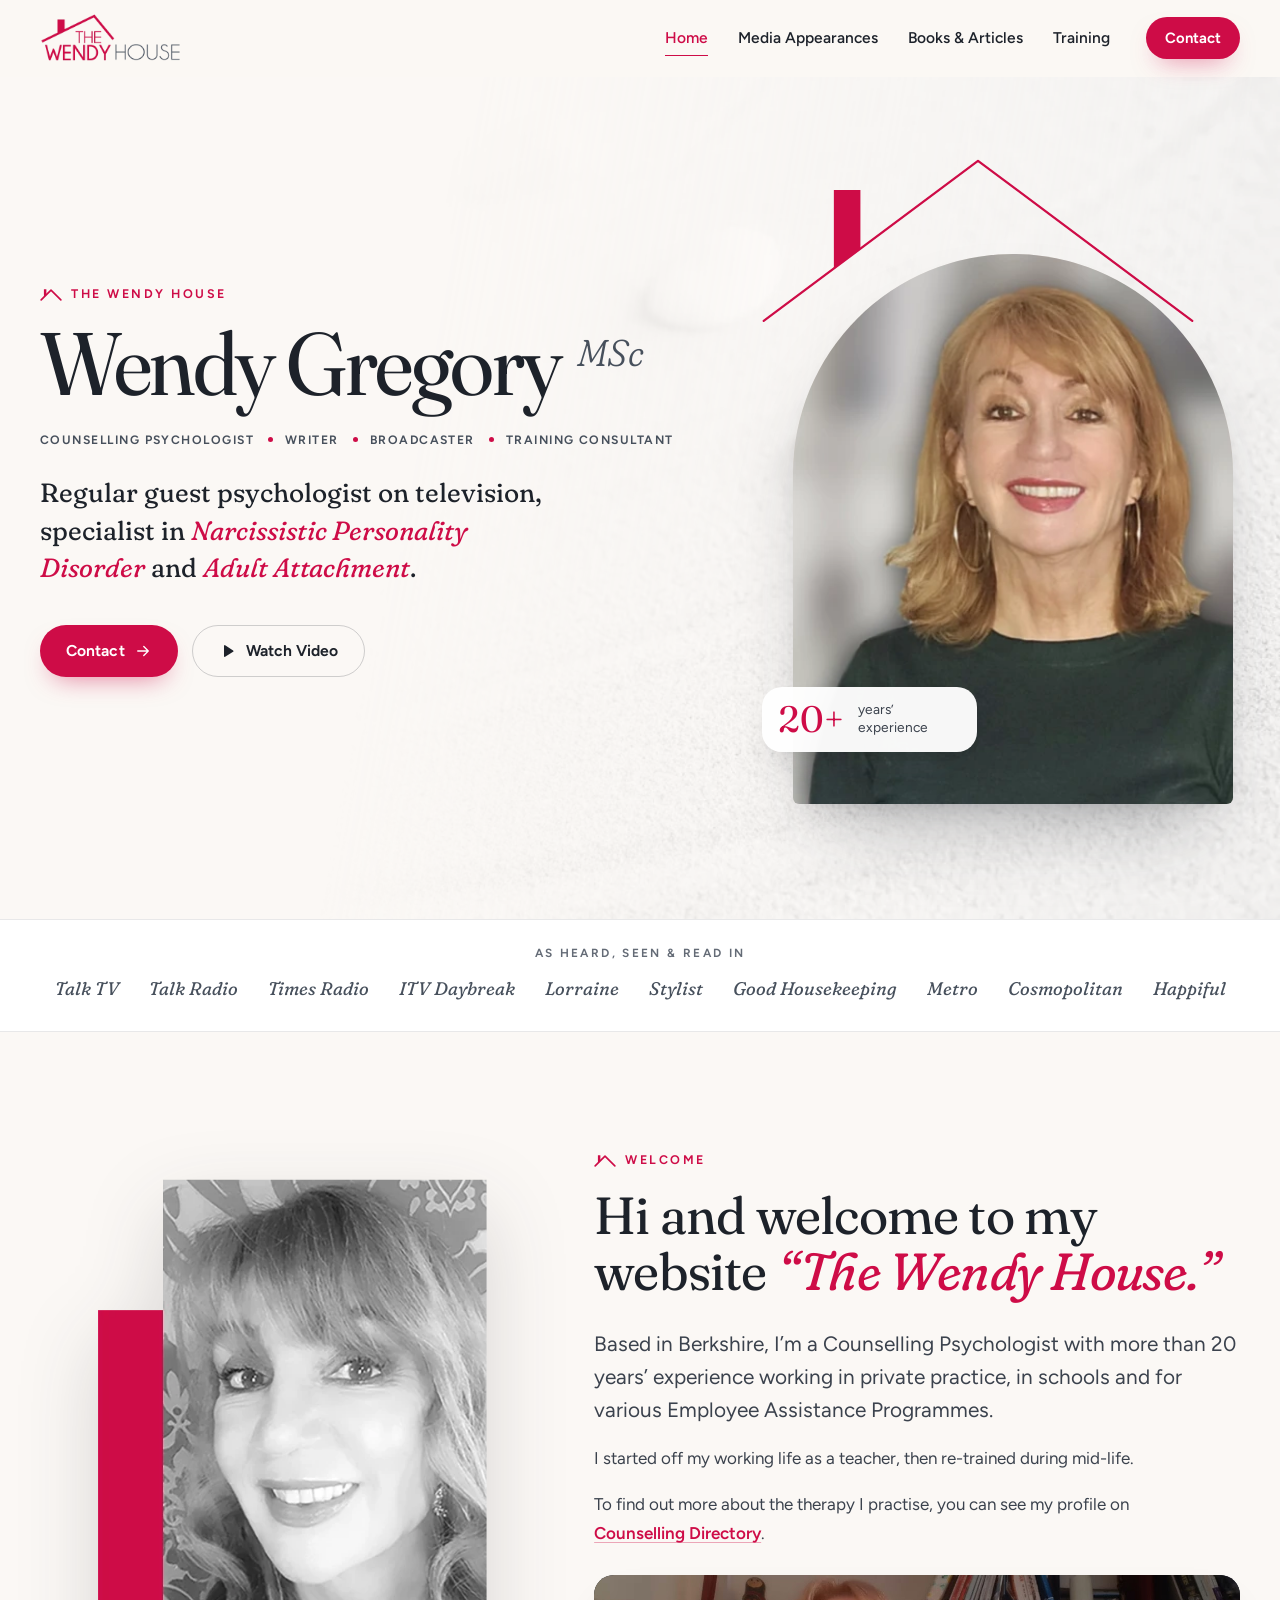
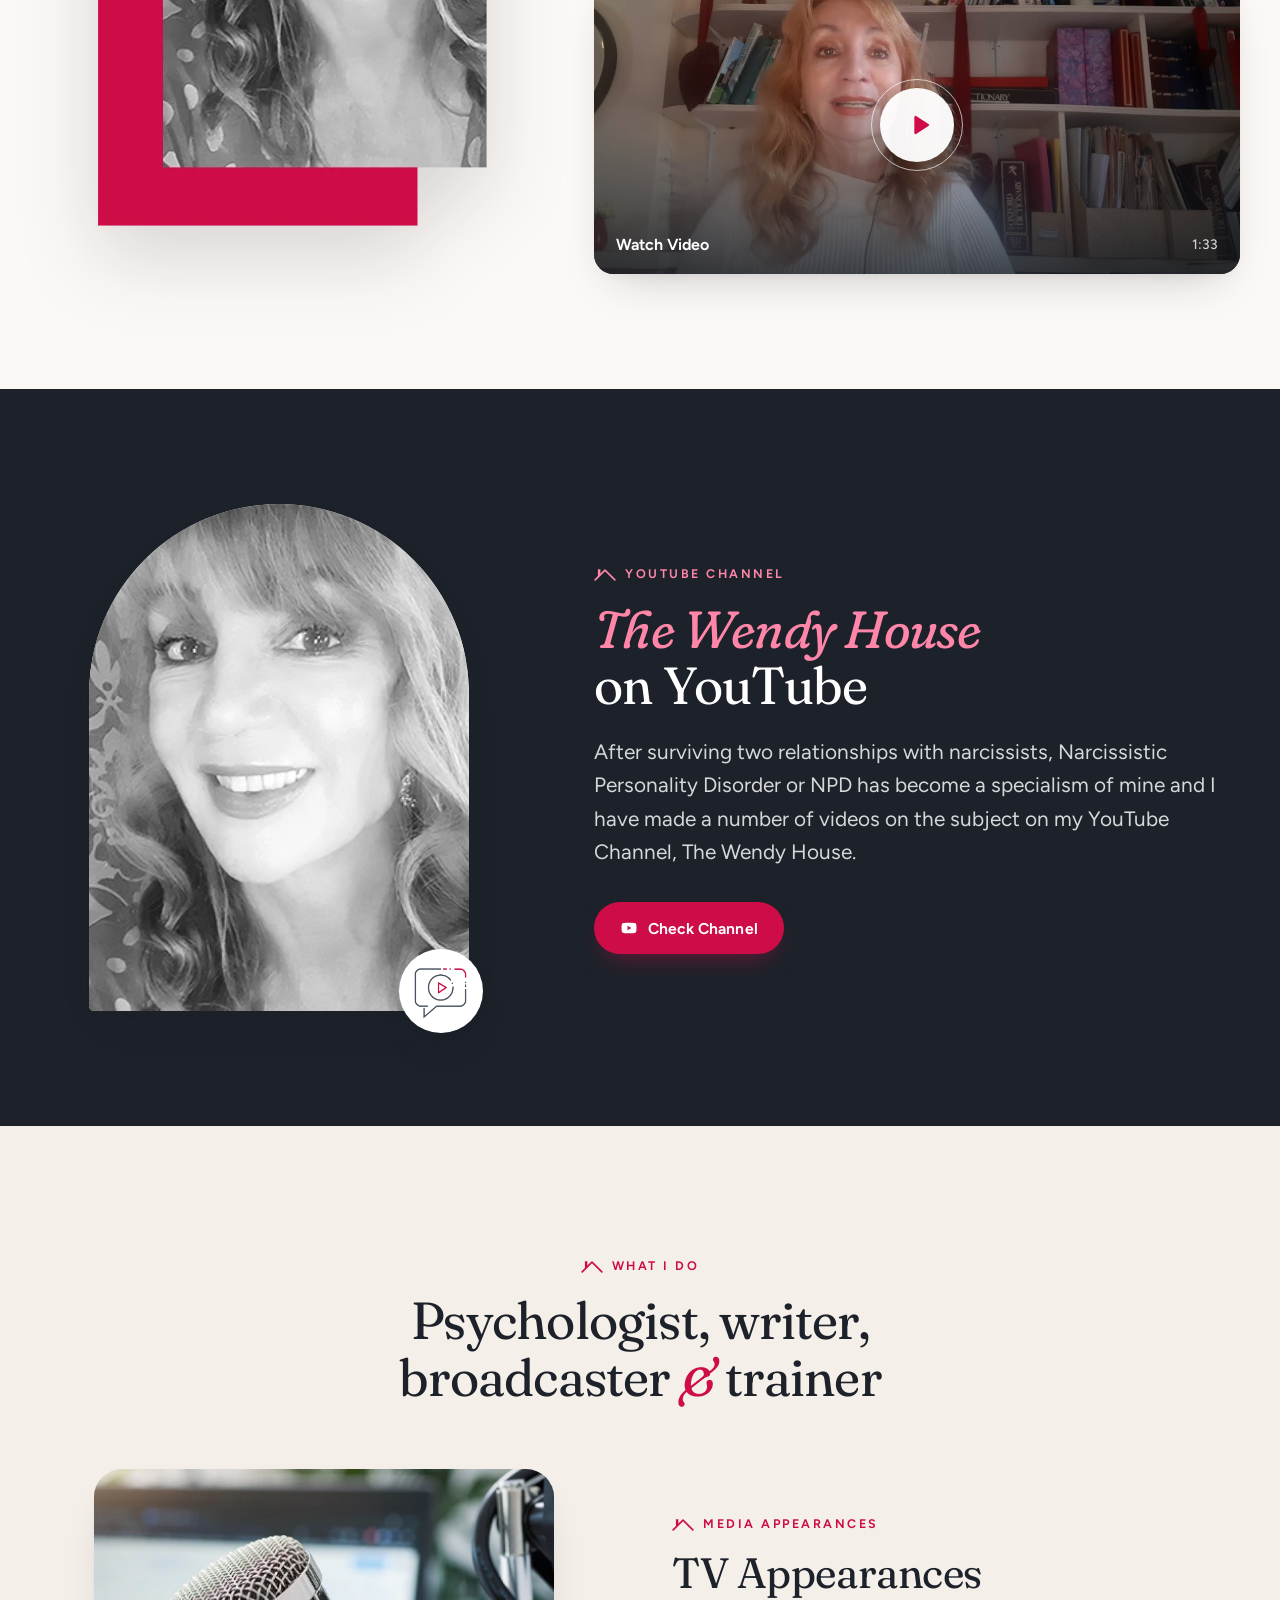
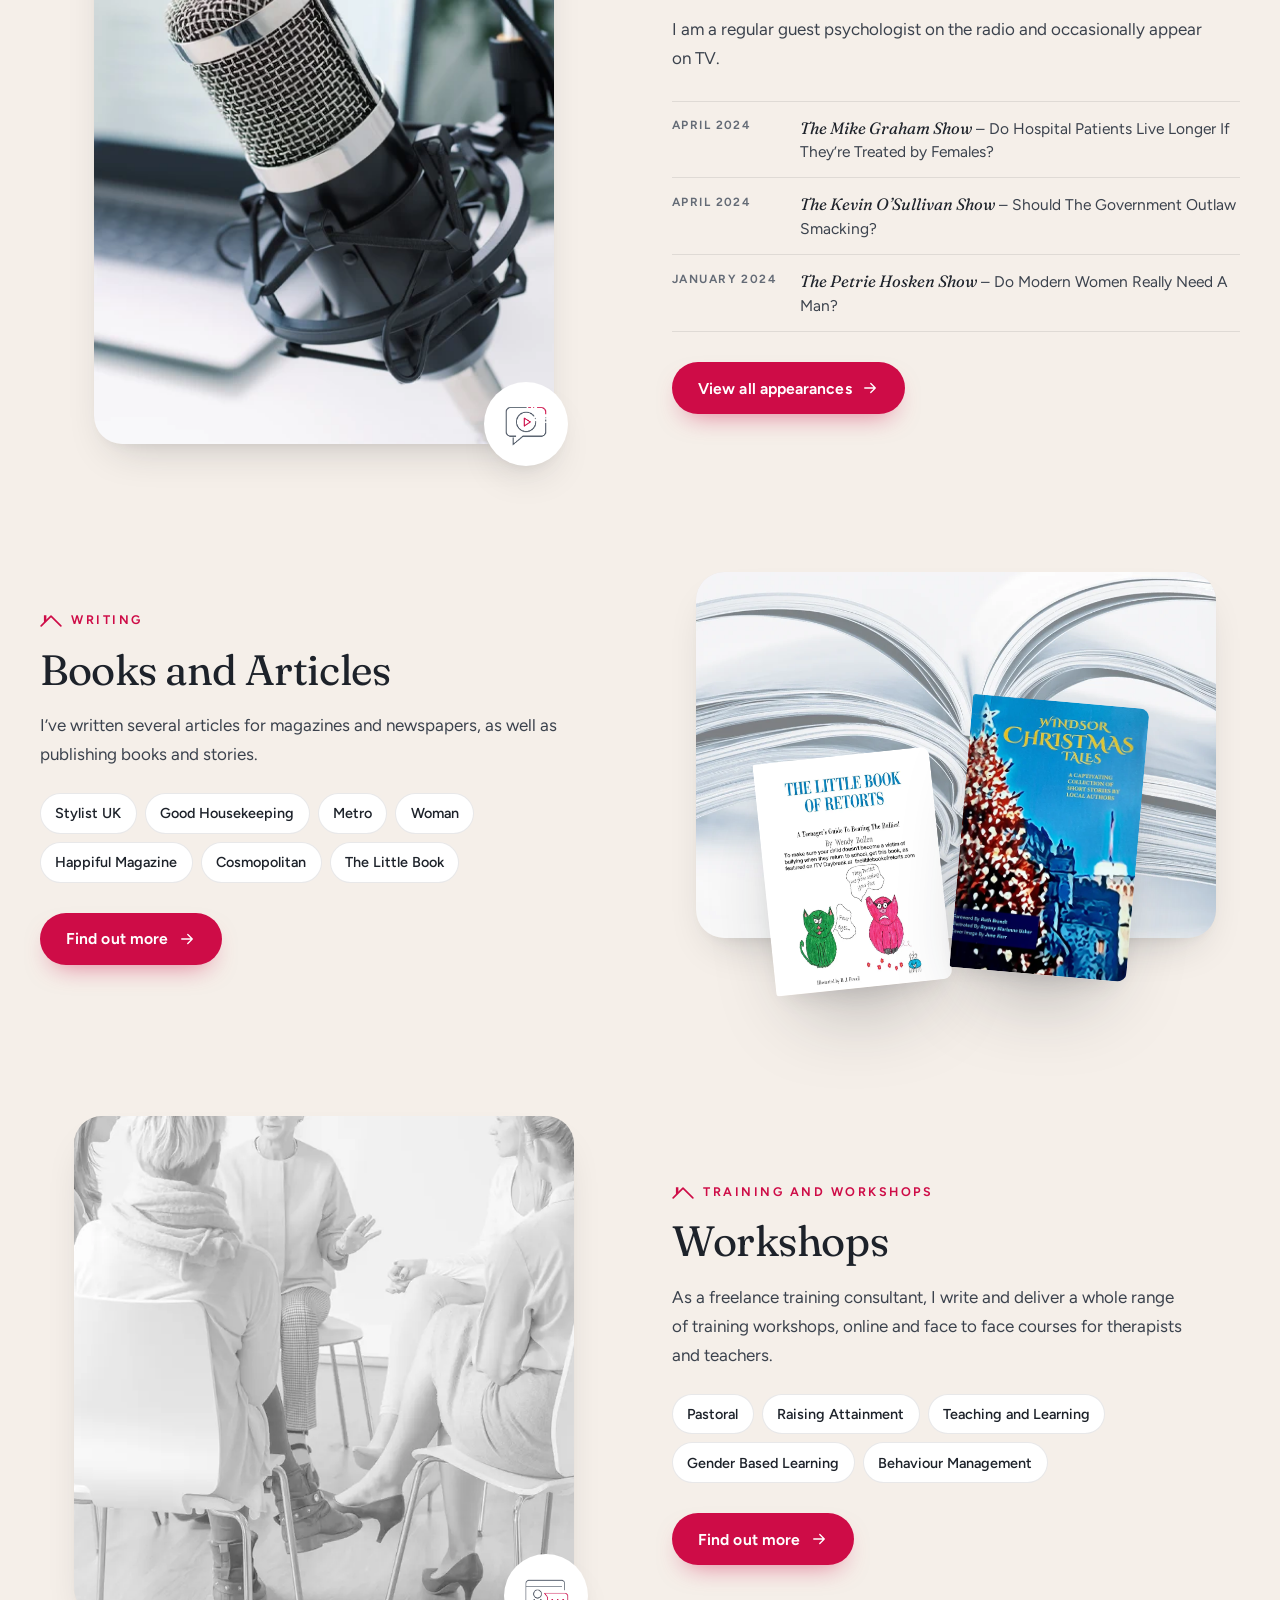
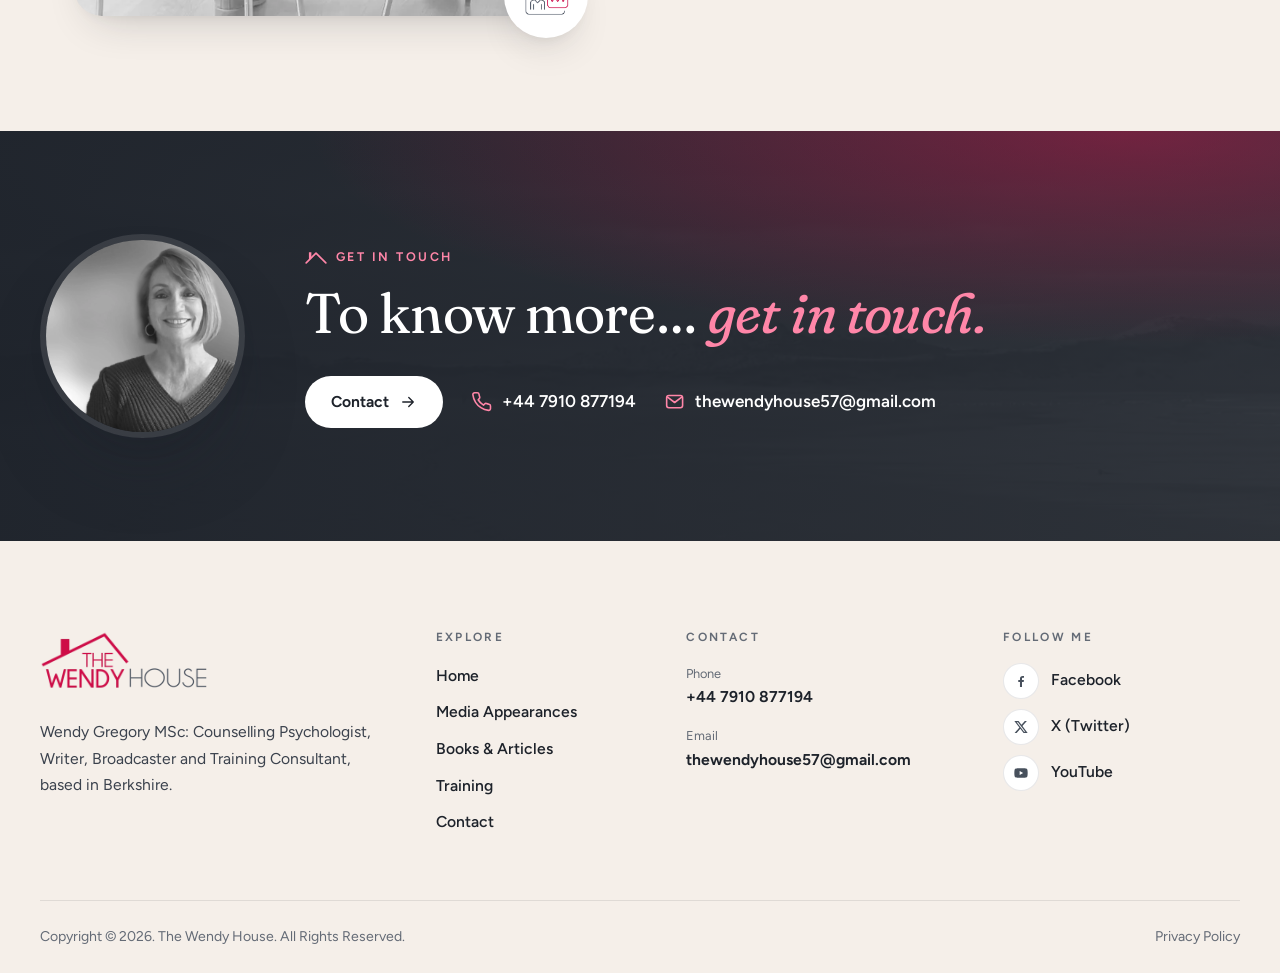
<file: index.html>
<!doctype html>
<html lang="en-GB">
<head>
  <meta charset="utf-8">
  <meta name="viewport" content="width=device-width, initial-scale=1">
  <meta name="robots" content="noindex">  <!-- review copy -->
  <title>Wendy Gregory MSc | Counselling Psychologist, Writer &amp; Broadcaster | The Wendy House</title>
  <meta name="description" content="Wendy Gregory MSc is a Berkshire-based Counselling Psychologist, writer, broadcaster and training consultant: a regular guest psychologist on television and radio, specialising in Narcissistic Personality Disorder and Adult Attachment.">
  <link rel="canonical" href="https://blissolicpy.github.io/wendy/">
  <meta name="theme-color" content="#fbf8f5">
  <meta property="og:type" content="website">
  <meta property="og:site_name" content="The Wendy House">
  <meta property="og:locale" content="en_GB">
  <meta property="og:title" content="Wendy Gregory MSc | The Wendy House">
  <meta property="og:description" content="Counselling Psychologist, writer, broadcaster and training consultant. Regular guest psychologist on television and radio.">
  <meta property="og:url" content="https://blissolicpy.github.io/wendy/">
  <meta property="og:image" content="https://blissolicpy.github.io/wendy/assets/img/og-wendy-gregory.jpg">
  <meta property="og:image:width" content="800">
  <meta property="og:image:height" content="530">
  <meta property="og:image:alt" content="Wendy Gregory">
  <meta name="twitter:card" content="summary_large_image">
  <link rel="icon" href="assets/img/cropped-logofav-32x32.png" sizes="32x32">
  <link rel="icon" href="assets/img/cropped-logofav-192x192.png" sizes="192x192">
  <link rel="apple-touch-icon" href="assets/img/cropped-logofav-180x180.png">
  <link rel="manifest" href="site.webmanifest">
  <link rel="preload" href="assets/fonts/fraunces-normal-latin.woff2" as="font" type="font/woff2" crossorigin>
  <link rel="preload" href="assets/fonts/figtree-normal-latin.woff2" as="font" type="font/woff2" crossorigin>
  <link rel="stylesheet" href="assets/css/fonts.css?v=69ecedb7d2">
  <link rel="stylesheet" href="assets/css/styles.css?v=fbbf0960fb">
  <script>document.documentElement.classList.add('js');</script>
  <script type="application/ld+json">
  {
    "@context": "https://schema.org",
    "@type": "Person",
    "name": "Wendy Gregory",
    "honorificSuffix": "MSc",
    "jobTitle": "Counselling Psychologist",
    "description": "Counselling Psychologist, writer, broadcaster and training consultant based in Berkshire. Regular guest psychologist on television and radio, specialising in Narcissistic Personality Disorder and Adult Attachment.",
    "url": "https://wendyatthewendyhouse.co.uk/",
    "image": "https://wendyatthewendyhouse.co.uk/assets/img/wendy-gregory.webp",
    "email": "mailto:thewendyhouse57@gmail.com",
    "telephone": "+447910877194",
    "address": { "@type": "PostalAddress", "addressRegion": "Berkshire", "addressCountry": "GB" },
    "knowsAbout": ["Narcissistic Personality Disorder", "Adult Attachment", "Counselling"],
    "sameAs": [
      "https://www.facebook.com/p/The-Wendy-House-100039844674870",
      "https://twitter.com/thewendyhouse57",
      "https://www.youtube.com/@thewendyhouse1904",
      "https://www.counselling-directory.org.uk/counsellors/wendy-gregory"
    ]
  }
  </script>
</head>
<body>
  <a class="skip-link" href="#main">Skip to content</a>

  <!-- ===== Header (identical on every page; only aria-current moves) ===== -->
  <header class="site-header" data-header>
    <div class="container site-header__inner">
      <a class="brand" href="index.html"><img src="assets/img/wendyhouse-logo.webp" alt="The Wendy House" width="380" height="140"></a>
      <nav class="nav" aria-label="Main">
        <ul class="nav__list">
          <li><a href="index.html" aria-current="page">Home</a></li>
          <li><a href="media-appearances.html">Media Appearances</a></li>
          <li><a href="books-and-articles.html">Books &amp; Articles</a></li>
          <li><a href="training.html">Training</a></li>
        </ul>
        <a class="btn btn--primary btn--sm" href="contact.html">Contact</a>
      </nav>
      <button class="nav-toggle" type="button" aria-expanded="false" aria-controls="mobile-menu" aria-label="Open menu">
        <svg class="icon" viewBox="0 0 24 24" aria-hidden="true"><path d="M4 7h16M4 12h16M4 17h11"/></svg>
      </button>
    </div>
  </header>

  <div class="mobile-menu" id="mobile-menu" aria-hidden="true">
    <div class="mobile-menu__top">
      <a class="brand" href="index.html"><img src="assets/img/wendyhouse-logo.webp" alt="The Wendy House" width="380" height="140"></a>
      <button class="nav-toggle" type="button" data-menu-close aria-label="Close menu">
        <svg class="icon" viewBox="0 0 24 24" aria-hidden="true"><path d="M6 6l12 12M18 6 6 18"/></svg>
      </button>
    </div>
    <nav aria-label="Mobile">
      <ul class="mobile-menu__list">
        <li><a href="index.html" aria-current="page">Home <svg class="icon" viewBox="0 0 24 24" aria-hidden="true"><path d="M5 12h14M13 6l6 6-6 6"/></svg></a></li>
        <li><a href="media-appearances.html">Media Appearances <svg class="icon" viewBox="0 0 24 24" aria-hidden="true"><path d="M5 12h14M13 6l6 6-6 6"/></svg></a></li>
        <li><a href="books-and-articles.html">Books &amp; Articles <svg class="icon" viewBox="0 0 24 24" aria-hidden="true"><path d="M5 12h14M13 6l6 6-6 6"/></svg></a></li>
        <li><a href="training.html">Training <svg class="icon" viewBox="0 0 24 24" aria-hidden="true"><path d="M5 12h14M13 6l6 6-6 6"/></svg></a></li>
        <li><a href="contact.html">Contact <svg class="icon" viewBox="0 0 24 24" aria-hidden="true"><path d="M5 12h14M13 6l6 6-6 6"/></svg></a></li>
      </ul>
    </nav>
    <div class="mobile-menu__foot">
      <a href="tel:+447910877194"><svg class="icon" viewBox="0 0 24 24" aria-hidden="true"><path d="M22 16.9v3a2 2 0 0 1-2.18 2 19.8 19.8 0 0 1-8.63-3.07 19.5 19.5 0 0 1-6-6A19.8 19.8 0 0 1 2.1 4.18 2 2 0 0 1 4.1 2h3a2 2 0 0 1 2 1.72c.13.96.36 1.9.7 2.81a2 2 0 0 1-.45 2.11L8.1 9.9a16 16 0 0 0 6 6l1.27-1.27a2 2 0 0 1 2.11-.45c.9.34 1.85.57 2.81.7A2 2 0 0 1 22 16.9z"/></svg>+44 7910 877194</a>
      <a href="mailto:thewendyhouse57@gmail.com"><svg class="icon" viewBox="0 0 24 24" aria-hidden="true"><rect x="3" y="5" width="18" height="14" rx="2.5"/><path d="m4 7 8 6 8-6"/></svg>thewendyhouse57@gmail.com</a>
      <a class="btn btn--primary" href="contact.html">Get in touch</a>
    </div>
  </div>

  <main id="main">
    <!-- ===== Hero ===== -->
    <section class="hero" aria-labelledby="hero-title">
      <img class="hero__bg" src="assets/img/bg-aboutgrey.webp" alt="" aria-hidden="true" width="1000" height="700">
      <div class="container hero__grid">
        <div class="hero__text">
          <p class="eyebrow reveal">The Wendy House</p>
          <h1 class="display reveal" id="hero-title" style="--d:.06s">Wendy Gregory <span class="hero__post">MSc</span></h1>
          <ul class="hero__roles reveal" style="--d:.12s" aria-label="Roles">
            <li>Counselling Psychologist</li>
            <li>Writer</li>
            <li>Broadcaster</li>
            <li>Training Consultant</li>
          </ul>
          <p class="hero__lead reveal" style="--d:.18s">Regular guest psychologist on television, specialist in <em>Narcissistic Personality Disorder</em> and <em>Adult Attachment</em>.</p>
          <div class="btn-row reveal" style="--d:.24s">
            <a class="btn btn--primary" href="contact.html">Contact
              <svg class="icon" viewBox="0 0 24 24" aria-hidden="true"><path d="M5 12h14M13 6l6 6-6 6"/></svg></a>
            <button class="btn btn--ghost" type="button" data-open-video="welcome-video">
              <svg class="icon icon--fill" viewBox="0 0 24 24" aria-hidden="true"><path d="M8 5.14v13.72a1 1 0 0 0 1.52.85l10.6-6.86a1 1 0 0 0 0-1.7L9.52 4.29A1 1 0 0 0 8 5.14z"/></svg>
              Watch Video</button>
          </div>
        </div>
        <div class="hero__portrait reveal" style="--d:.12s">
          <svg class="hero__roof" viewBox="0 0 116 45" aria-hidden="true" focusable="false">
            <path d="M1.5 44 58 1.8 114.5 44" fill="none" stroke="currentColor" stroke-width="2.25" stroke-linecap="round" stroke-linejoin="round" vector-effect="non-scaling-stroke"/>
            <path d="M20 9.5h7v15.4L20 30.2z" fill="currentColor"/>
          </svg>
          <div class="hero__photo">
            <img src="assets/img/wendy-gregory.webp" alt="Wendy Gregory at the Wendy House" width="800" height="530" fetchpriority="high">
          </div>
          <div class="hero__badge"><strong>20+</strong><span>years’ experience</span></div>
        </div>
      </div>
    </section>

    <!-- ===== Press strip ===== -->
    <section class="press" aria-label="Where Wendy has been heard, seen and published">
      <div class="container press__inner">
        <p class="press__label">As heard, seen &amp; read in</p>
        <ul class="press__list">
          <li>Talk TV</li>
          <li>Talk Radio</li>
          <li>Times Radio</li>
          <li>ITV Daybreak</li>
          <li>Lorraine</li>
          <li>Stylist</li>
          <li>Good Housekeeping</li>
          <li>Metro</li>
          <li>Cosmopolitan</li>
          <li>Happiful</li>
        </ul>
      </div>
    </section>

    <!-- ===== Welcome ===== -->
    <section class="section" id="welcome" aria-labelledby="welcome-title">
      <div class="container split split--media-narrow">
        <div class="reveal">
          <img class="cutout" src="assets/img/wendy-imagered.webp" alt="Wendy Gregory" width="505" height="800" loading="lazy">
        </div>
        <div class="stack-lg">
          <div class="reveal">
            <p class="eyebrow">Welcome</p>
            <h2 id="welcome-title">Hi and welcome to my website <em>“The Wendy House.”</em></h2>
          </div>
          <div class="stack reveal">
            <p class="lead">Based in Berkshire, I’m a Counselling Psychologist with more than 20 years’ experience working in private practice, in schools and for various Employee Assistance Programmes.</p>
            <p>I started off my working life as a teacher, then re-trained during mid-life.</p>
            <p>To find out more about the therapy I practise, you can see my profile on <a class="text-link" href="https://www.counselling-directory.org.uk/counsellors/wendy-gregory" target="_blank" rel="noopener">Counselling Directory</a>.</p>
          </div>
          <div class="reveal">
            <button class="video-tile" type="button" data-open-video="welcome-video" aria-label="Watch Video: a welcome from Wendy (1 minute 33 seconds)">
              <img src="assets/img/video-thumbs/oeWTJaqrrMo-poster.jpg" alt="" width="1280" height="592" loading="lazy">
              <span class="play" aria-hidden="true"><svg class="icon icon--fill" viewBox="0 0 24 24"><path d="M8 5.14v13.72a1 1 0 0 0 1.52.85l10.6-6.86a1 1 0 0 0 0-1.7L9.52 4.29A1 1 0 0 0 8 5.14z"/></svg></span>
              <span class="video-tile__label"><span>Watch Video</span><small>1:33</small></span>
            </button>
          </div>
        </div>
      </div>
    </section>

    <!-- ===== YouTube / specialism ===== -->
    <section class="section section--ink" aria-labelledby="youtube-title">
      <div class="container split split--media-narrow">
        <div class="feature__media reveal" style="width:min(100%,380px);margin-inline:auto">
          <div class="frame frame--arch frame--3x4"><img src="assets/img/wendy2-BK.webp" alt="Wendy Gregory" width="283" height="500" loading="lazy"></div>
          <span class="icon-badge"><img src="assets/img/media.webp" alt="" width="400" height="400" loading="lazy"></span>
        </div>
        <div class="reveal">
          <p class="eyebrow">YouTube Channel</p>
          <h2 id="youtube-title"><em>The Wendy House</em> on YouTube</h2>
          <p class="lead" style="margin-top:22px;color:rgba(255,255,255,.82)">After surviving two relationships with narcissists, Narcissistic Personality Disorder or NPD has become a specialism of mine and I have made a number of videos on the subject on my YouTube Channel, The Wendy House.</p>
          <div class="btn-row" style="margin-top:34px">
            <a class="btn btn--primary" href="https://www.youtube.com/@thewendyhouse1904" target="_blank" rel="noopener">
              <svg class="icon icon--fill" viewBox="0 0 24 24" aria-hidden="true"><path d="M21.6 7.2a2.5 2.5 0 0 0-1.77-1.77C18.27 5 12 5 12 5s-6.27 0-7.83.43A2.5 2.5 0 0 0 2.4 7.2 26 26 0 0 0 2 12a26 26 0 0 0 .4 4.8 2.5 2.5 0 0 0 1.77 1.77C5.73 19 12 19 12 19s6.27 0 7.83-.43a2.5 2.5 0 0 0 1.77-1.77A26 26 0 0 0 22 12a26 26 0 0 0-.4-4.8zM10 15V9l5.2 3L10 15z"/></svg>
              Check Channel</a>
          </div>
        </div>
      </div>
    </section>

    <!-- ===== What I do ===== -->
    <section class="section section--warm" aria-labelledby="work-title">
      <div class="container">
        <div class="section-head section-head--center reveal">
          <p class="eyebrow">What I do</p>
          <h2 id="work-title">Psychologist, writer, broadcaster <em>&amp;</em> trainer</h2>
        </div>

        <article class="feature" aria-labelledby="media-title">
          <div class="feature__media reveal" style="width:min(100%,460px);margin-inline:auto">
            <div class="frame frame--4x5"><img src="assets/img/mic.webp" alt="" width="450" height="707" loading="lazy"></div>
            <span class="icon-badge"><img src="assets/img/media3550.webp" alt="" width="350" height="350" loading="lazy"></span>
          </div>
          <div class="feature__body reveal">
            <p class="eyebrow">Media Appearances</p>
            <h3 class="feature__title" id="media-title">TV Appearances</h3>
            <p>I am a regular guest psychologist on the radio and occasionally appear on TV.</p>
            <ul class="mini-list" aria-label="Recent appearances">
              <li><span class="mini-list__date">April 2024</span><span><em>The Mike Graham Show</em> – Do Hospital Patients Live Longer If They’re Treated by Females?</span></li>
              <li><span class="mini-list__date">April 2024</span><span><em>The Kevin O’Sullivan Show</em> – Should The Government Outlaw Smacking?</span></li>
              <li><span class="mini-list__date">January 2024</span><span><em>The Petrie Hosken Show</em> – Do Modern Women Really Need A Man?</span></li>
            </ul>
            <div class="btn-row">
              <a class="btn btn--primary" href="media-appearances.html">View all appearances
                <svg class="icon" viewBox="0 0 24 24" aria-hidden="true"><path d="M5 12h14M13 6l6 6-6 6"/></svg></a>
            </div>
          </div>
        </article>

        <article class="feature feature--reverse" aria-labelledby="books-title">
          <div class="feature__media reveal" style="width:min(100%,520px);margin-inline:auto">
            <div class="cover-stack">
              <div class="cover-stack__bg frame"><img src="assets/img/BG-2.webp" alt="" width="1000" height="700" loading="lazy"></div>
              <img class="cover-stack__book cover-stack__book--1" src="assets/img/Instagram-Book-Of-Retorts1.webp" alt="Cover of The Little Book Of Retorts: A Teenager’s Guide To Beating The Bullies" width="607" height="800" loading="lazy">
              <img class="cover-stack__book cover-stack__book--2" src="assets/img/Christmas-tales-cov.webp" alt="Cover of Windsor Christmas Tales" width="387" height="600" loading="lazy">
            </div>
          </div>
          <div class="feature__body reveal">
            <p class="eyebrow">Writing</p>
            <h3 class="feature__title" id="books-title">Books and Articles</h3>
            <p>I’ve written several articles for magazines and newspapers, as well as publishing books and stories.</p>
            <ul class="chip-list" style="margin-top:24px" aria-label="Published in">
              <li class="chip">Stylist UK</li>
              <li class="chip">Good Housekeeping</li>
              <li class="chip">Metro</li>
              <li class="chip">Woman</li>
              <li class="chip">Happiful Magazine</li>
              <li class="chip">Cosmopolitan</li>
              <li class="chip">The Little Book</li>
            </ul>
            <div class="btn-row">
              <a class="btn btn--primary" href="books-and-articles.html">Find out more
                <svg class="icon" viewBox="0 0 24 24" aria-hidden="true"><path d="M5 12h14M13 6l6 6-6 6"/></svg></a>
            </div>
          </div>
        </article>

        <article class="feature" aria-labelledby="training-title">
          <div class="feature__media reveal" style="width:min(100%,500px);margin-inline:auto">
            <div class="frame frame--1x1"><img src="assets/img/training.webp" alt="" width="1000" height="700" loading="lazy"></div>
            <span class="icon-badge"><img src="assets/img/train-icon.webp" alt="" width="350" height="350" loading="lazy"></span>
          </div>
          <div class="feature__body reveal">
            <p class="eyebrow">Training and Workshops</p>
            <h3 class="feature__title" id="training-title">Workshops</h3>
            <p>As a freelance training consultant, I write and deliver a whole range of training workshops, online and face to face courses for therapists and teachers.</p>
            <ul class="chip-list" style="margin-top:24px" aria-label="Workshop areas">
              <li class="chip">Pastoral</li>
              <li class="chip">Raising Attainment</li>
              <li class="chip">Teaching and Learning</li>
              <li class="chip">Gender Based Learning</li>
              <li class="chip">Behaviour Management</li>
            </ul>
            <div class="btn-row">
              <a class="btn btn--primary" href="training.html">Find out more
                <svg class="icon" viewBox="0 0 24 24" aria-hidden="true"><path d="M5 12h14M13 6l6 6-6 6"/></svg></a>
            </div>
          </div>
        </article>
      </div>
    </section>

    <!-- ===== CTA band (every page except Contact) ===== -->
    <section class="cta-band" aria-labelledby="cta-title">
      <img class="cta-band__bg" src="assets/img/bg5.webp" alt="" aria-hidden="true" width="1000" height="700" loading="lazy">
      <div class="container cta-band__inner">
        <img class="cta-band__portrait reveal" src="assets/img/Wendy-Gregory-BK.webp" alt="Wendy Gregory" width="800" height="530" loading="lazy">
        <div class="reveal">
          <p class="eyebrow">Get in touch</p>
          <h2 id="cta-title">To know more… <em>get in touch.</em></h2>
          <div class="cta-band__actions">
            <a class="btn btn--light" href="contact.html">Contact
              <svg class="icon" viewBox="0 0 24 24" aria-hidden="true"><path d="M5 12h14M13 6l6 6-6 6"/></svg></a>
            <a class="cta-link" href="tel:+447910877194"><svg class="icon" viewBox="0 0 24 24" aria-hidden="true"><path d="M22 16.9v3a2 2 0 0 1-2.18 2 19.8 19.8 0 0 1-8.63-3.07 19.5 19.5 0 0 1-6-6A19.8 19.8 0 0 1 2.1 4.18 2 2 0 0 1 4.1 2h3a2 2 0 0 1 2 1.72c.13.96.36 1.9.7 2.81a2 2 0 0 1-.45 2.11L8.1 9.9a16 16 0 0 0 6 6l1.27-1.27a2 2 0 0 1 2.11-.45c.9.34 1.85.57 2.81.7A2 2 0 0 1 22 16.9z"/></svg>+44 7910 877194</a>
            <a class="cta-link" href="mailto:thewendyhouse57@gmail.com"><svg class="icon" viewBox="0 0 24 24" aria-hidden="true"><rect x="3" y="5" width="18" height="14" rx="2.5"/><path d="m4 7 8 6 8-6"/></svg>thewendyhouse57@gmail.com</a>
          </div>
        </div>
      </div>
    </section>
  </main>

  <!-- ===== Footer (identical on every page) ===== -->
  <footer class="site-footer">
    <div class="container">
      <div class="footer-grid">
        <div class="footer-brand">
          <a class="brand" href="index.html"><img src="assets/img/wendyhouse-logo.webp" alt="The Wendy House" width="380" height="140" loading="lazy"></a>
          <p>Wendy Gregory MSc: Counselling Psychologist, Writer, Broadcaster and Training Consultant, based in Berkshire.</p>
        </div>
        <nav aria-label="Footer">
          <h2 class="footer-title">Explore</h2>
          <ul class="footer-links">
            <li><a href="index.html">Home</a></li>
            <li><a href="media-appearances.html">Media Appearances</a></li>
            <li><a href="books-and-articles.html">Books &amp; Articles</a></li>
            <li><a href="training.html">Training</a></li>
            <li><a href="contact.html">Contact</a></li>
          </ul>
        </nav>
        <div>
          <h2 class="footer-title">Contact</h2>
          <ul class="footer-contact">
            <li><span>Phone</span><a href="tel:+447910877194">+44 7910 877194</a></li>
            <li><span>Email</span><a href="mailto:thewendyhouse57@gmail.com">thewendyhouse57@gmail.com</a></li>
          </ul>
        </div>
        <div>
          <h2 class="footer-title">Follow Me</h2>
          <ul class="footer-social">
            <li><a href="https://www.facebook.com/p/The-Wendy-House-100039844674870" target="_blank" rel="noopener"><span class="icon-wrap"><svg class="icon icon--fill" viewBox="0 0 24 24" aria-hidden="true"><path d="M13.5 21v-7.5h2.53l.38-2.94H13.5V8.69c0-.85.24-1.43 1.46-1.43h1.56V4.63a20.9 20.9 0 0 0-2.27-.12c-2.25 0-3.79 1.37-3.79 3.9v2.15H7.91v2.94h2.55V21h3.04z"/></svg></span>Facebook</a></li>
            <li><a href="https://twitter.com/thewendyhouse57?lang=en" target="_blank" rel="noopener"><span class="icon-wrap"><svg class="icon icon--fill" viewBox="0 0 24 24" aria-hidden="true"><path d="M17.75 3h3.07l-6.7 7.66L22 21h-6.17l-4.83-6.32L5.47 21H2.4l7.17-8.2L2 3h6.33l4.37 5.78L17.75 3zm-1.08 16.2h1.7L7.4 4.73H5.58L16.67 19.2z"/></svg></span>X (Twitter)</a></li>
            <li><a href="https://www.youtube.com/@thewendyhouse1904" target="_blank" rel="noopener"><span class="icon-wrap"><svg class="icon icon--fill" viewBox="0 0 24 24" aria-hidden="true"><path d="M21.6 7.2a2.5 2.5 0 0 0-1.77-1.77C18.27 5 12 5 12 5s-6.27 0-7.83.43A2.5 2.5 0 0 0 2.4 7.2 26 26 0 0 0 2 12a26 26 0 0 0 .4 4.8 2.5 2.5 0 0 0 1.77 1.77C5.73 19 12 19 12 19s6.27 0 7.83-.43a2.5 2.5 0 0 0 1.77-1.77A26 26 0 0 0 22 12a26 26 0 0 0-.4-4.8zM10 15V9l5.2 3L10 15z"/></svg></span>YouTube</a></li>
          </ul>
        </div>
      </div>
      <div class="footer-bottom">
        <p>Copyright © <span data-year>2026</span>. The Wendy House. All Rights Reserved.</p>
        <p><a href="privacy-policy.html">Privacy Policy</a></p>
      </div>
    </div>
  </footer>

  <!-- ===== Welcome video (self-hosted copy of Wendy's "Website Video") ===== -->
  <dialog class="video-modal" id="welcome-video" aria-label="Welcome video from Wendy Gregory">
    <button class="video-modal__close" type="button" data-close aria-label="Close video">
      <svg class="icon" viewBox="0 0 24 24" aria-hidden="true"><path d="M6 6l12 12M18 6 6 18"/></svg>
    </button>
    <video controls playsinline preload="none" poster="assets/img/video-thumbs/oeWTJaqrrMo-poster.jpg">
      <source src="assets/video/about-wendy.mp4" type="video/mp4">
      Your browser can’t play this video. <a href="https://www.youtube.com/watch?v=oeWTJaqrrMo">Watch it on YouTube</a>.
    </video>
    <div class="video-modal__bar">
      <span><strong>Wendy Gregory</strong> · The Wendy House · 1:33</span>
      <a href="https://www.youtube.com/watch?v=oeWTJaqrrMo" target="_blank" rel="noopener">Watch on YouTube
        <svg class="icon" viewBox="0 0 24 24" aria-hidden="true"><path d="M7 17 17 7M9 7h8v8"/></svg></a>
    </div>
  </dialog>

  <script src="assets/js/main.js?v=50f7e786ee" defer></script>
</body>
</html>
</file>
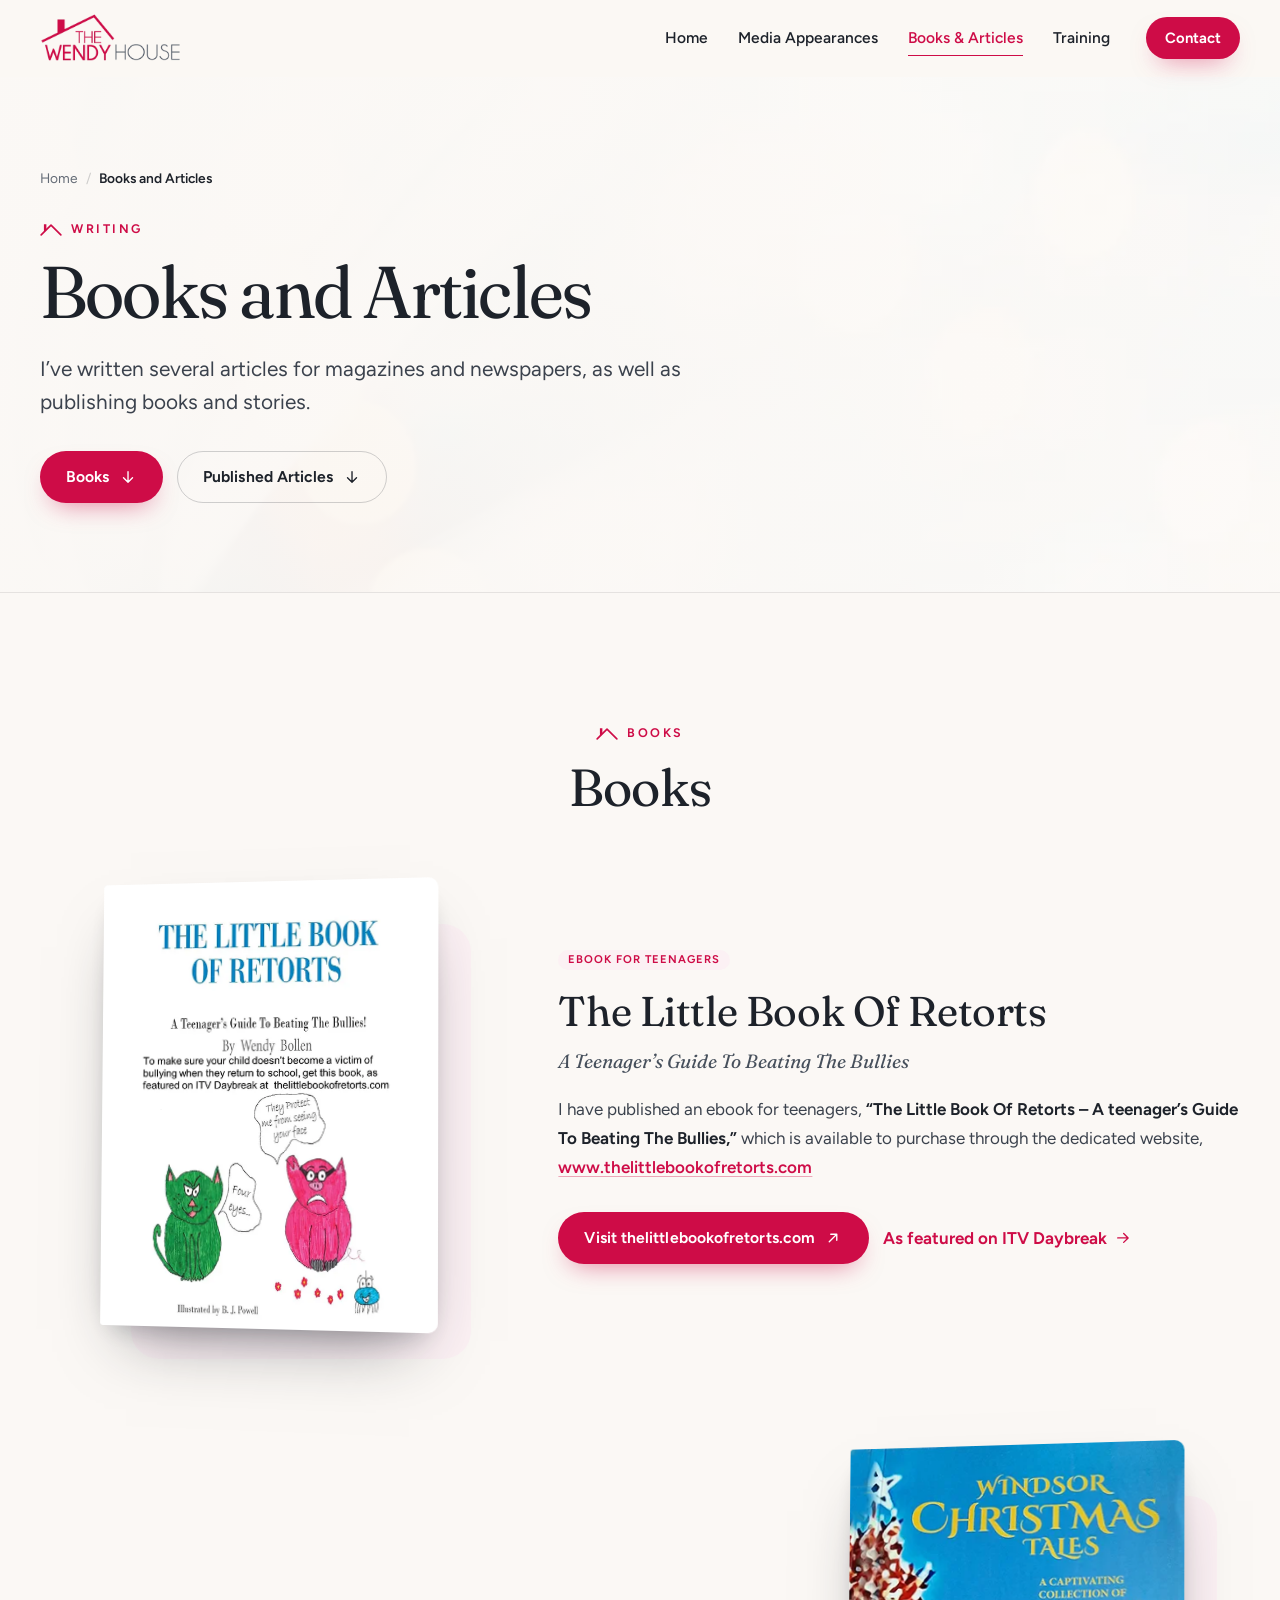
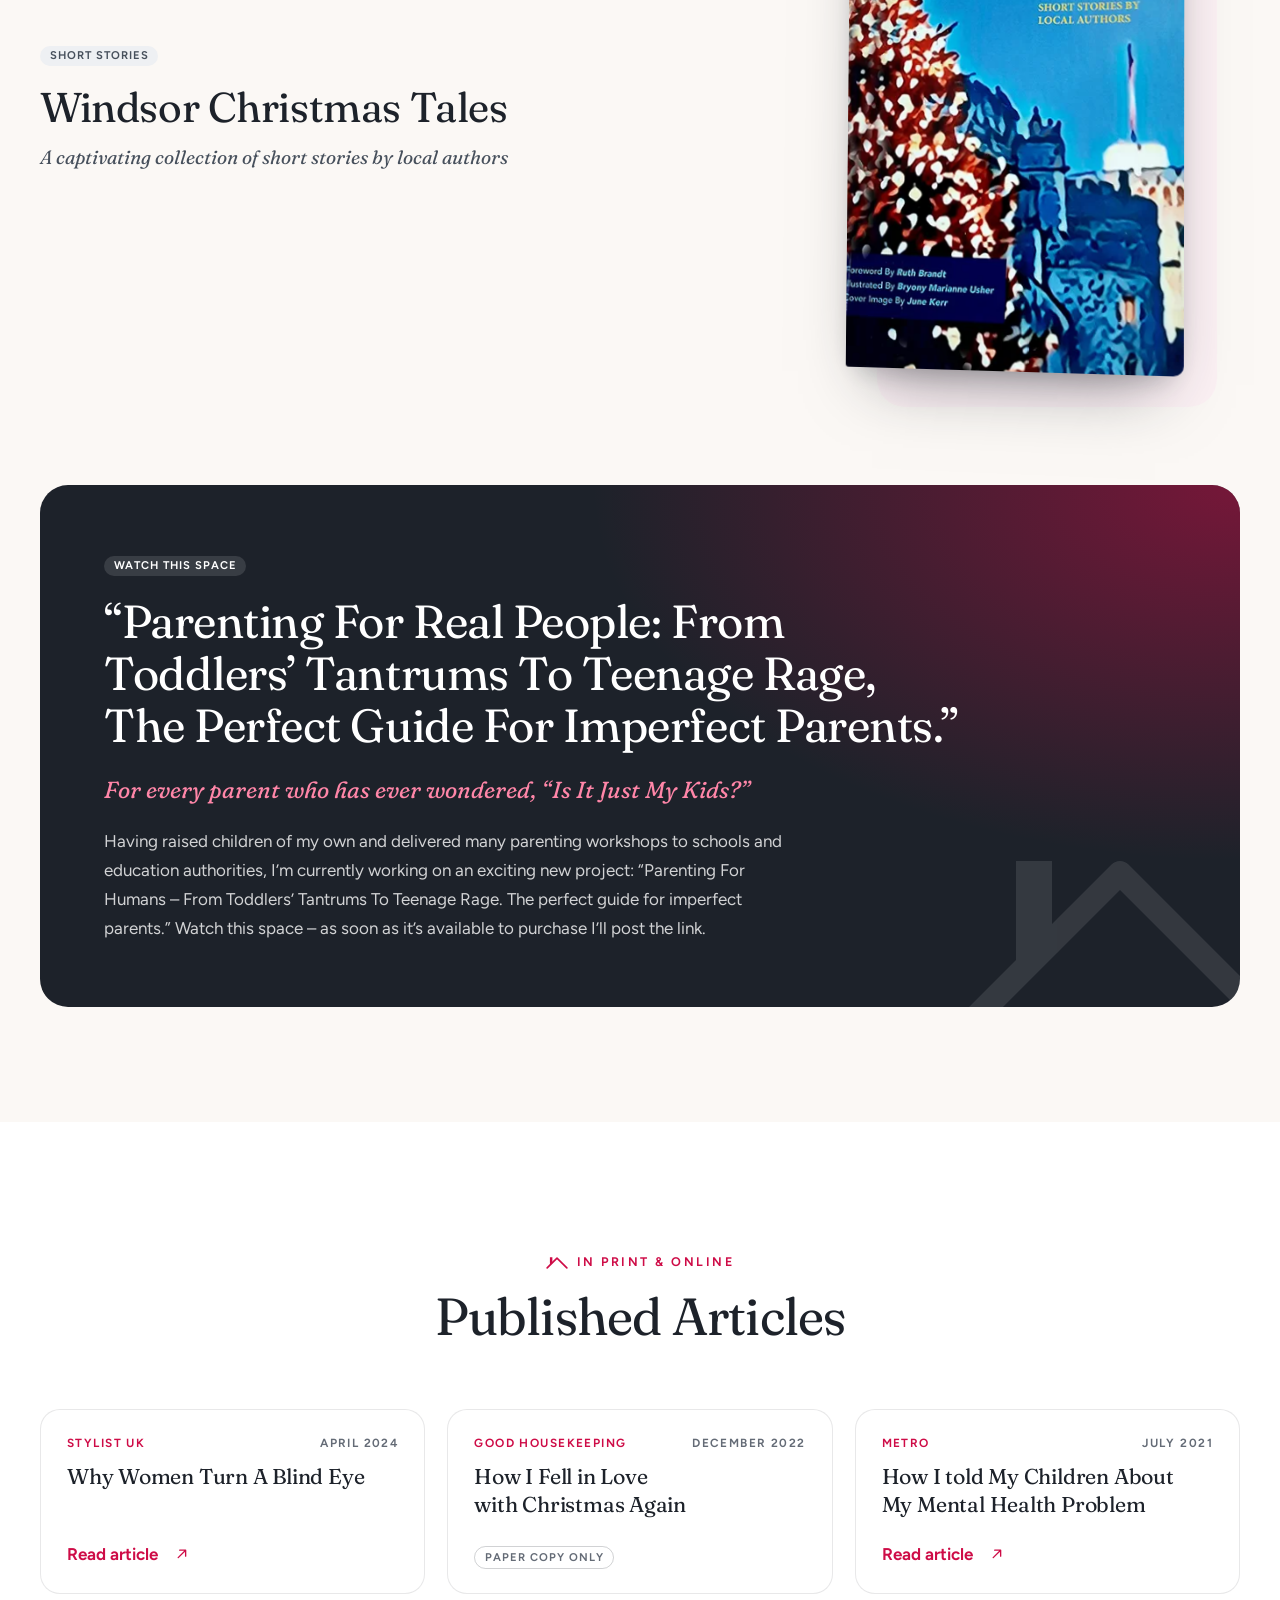
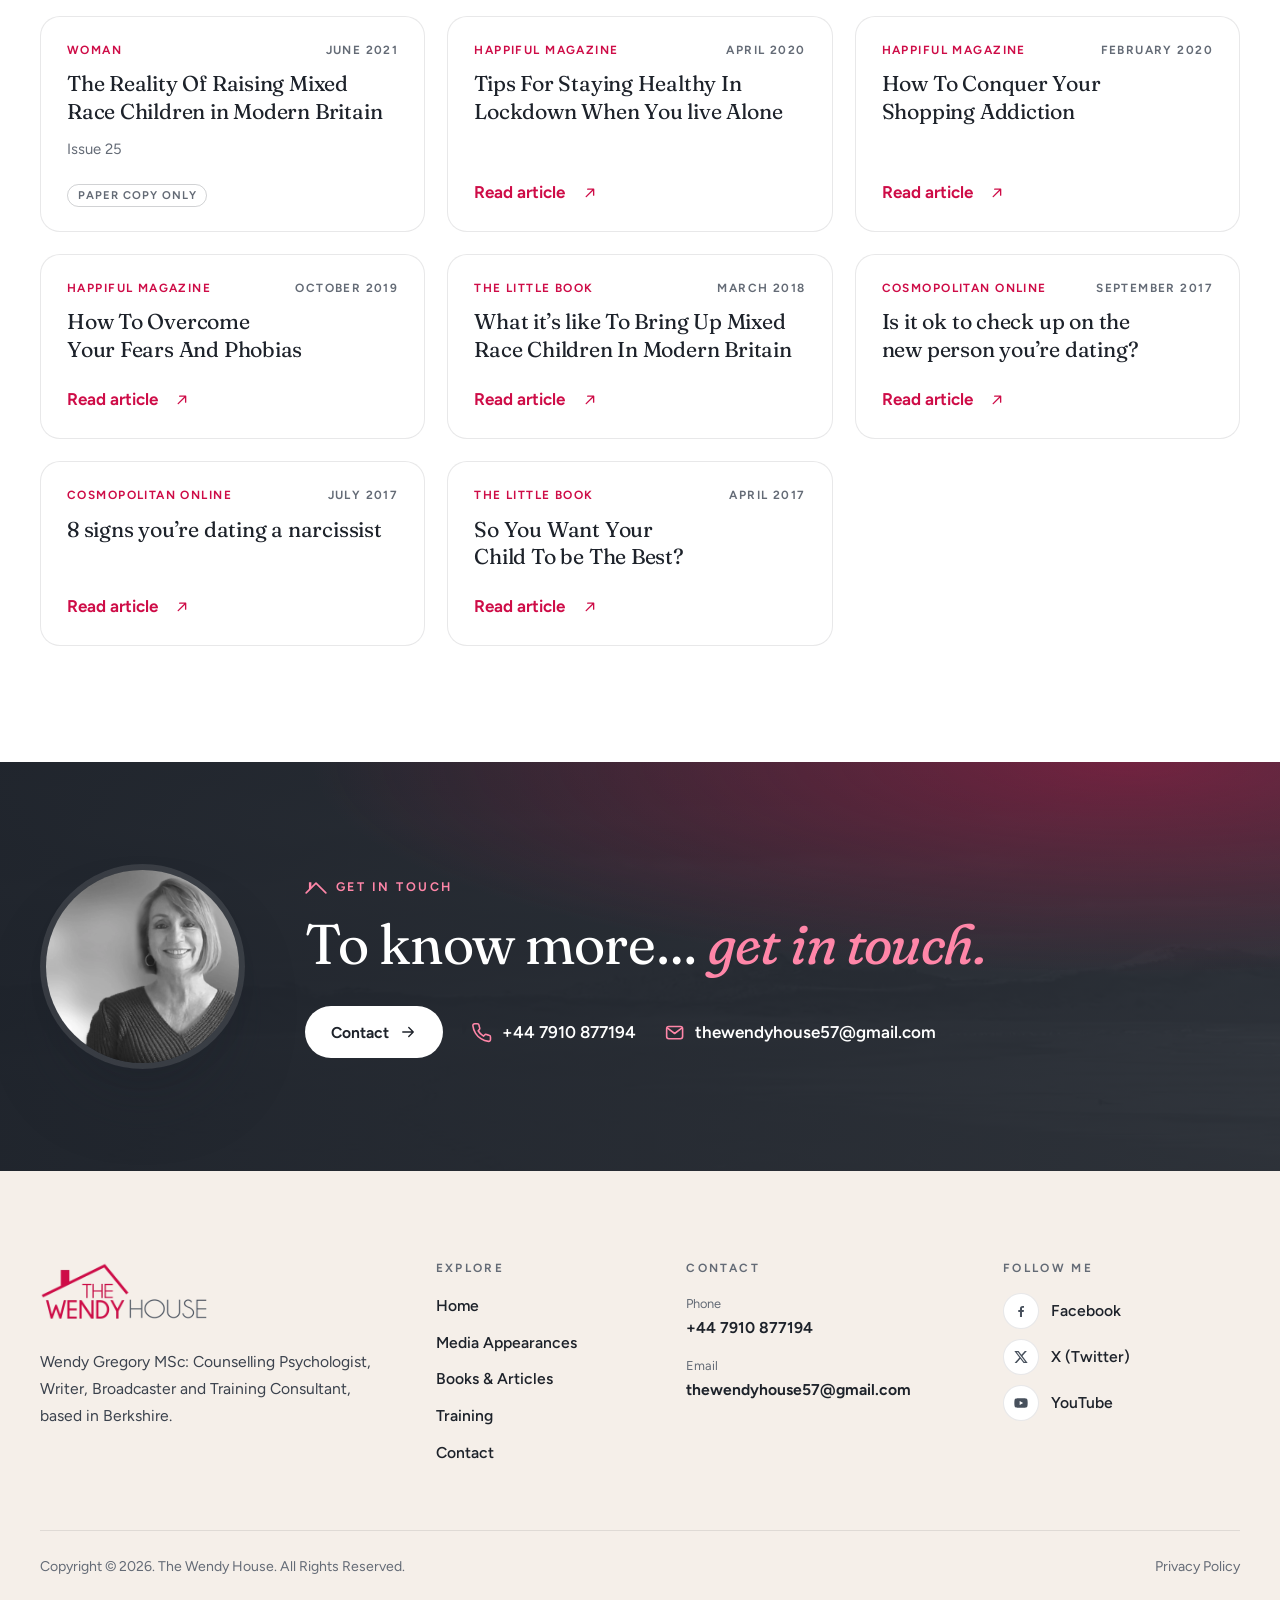
<file: books-and-articles.html>
<!doctype html>
<html lang="en-GB">
<head>
  <meta charset="utf-8">
  <meta name="viewport" content="width=device-width, initial-scale=1">
  <meta name="robots" content="noindex">  <!-- review copy -->
  <title>Books and Articles | Wendy Gregory MSc | The Wendy House</title>
  <meta name="description" content="Books and published articles by Counselling Psychologist Wendy Gregory MSc, including The Little Book Of Retorts and writing for Stylist, Good Housekeeping, Metro, Happiful and Cosmopolitan.">
  <link rel="canonical" href="https://blissolicpy.github.io/wendy/books-and-articles.html">
  <meta name="theme-color" content="#fbf8f5">
  <meta property="og:type" content="website">
  <meta property="og:site_name" content="The Wendy House">
  <meta property="og:locale" content="en_GB">
  <meta property="og:title" content="Books and Articles | Wendy Gregory MSc">
  <meta property="og:description" content="Books and published articles by Counselling Psychologist Wendy Gregory MSc, including The Little Book Of Retorts and writing for Stylist, Good Housekeeping, Metro, Happiful and Cosmopolitan.">
  <meta property="og:url" content="https://blissolicpy.github.io/wendy/books-and-articles.html">
  <meta property="og:image" content="https://blissolicpy.github.io/wendy/assets/img/og-wendy-gregory.jpg">
  <meta property="og:image:width" content="800">
  <meta property="og:image:height" content="530">
  <meta property="og:image:alt" content="Wendy Gregory">
  <meta name="twitter:card" content="summary_large_image">
  <link rel="icon" href="assets/img/cropped-logofav-32x32.png" sizes="32x32">
  <link rel="icon" href="assets/img/cropped-logofav-192x192.png" sizes="192x192">
  <link rel="apple-touch-icon" href="assets/img/cropped-logofav-180x180.png">
  <link rel="manifest" href="site.webmanifest">
  <link rel="preload" href="assets/fonts/fraunces-normal-latin.woff2" as="font" type="font/woff2" crossorigin>
  <link rel="preload" href="assets/fonts/figtree-normal-latin.woff2" as="font" type="font/woff2" crossorigin>
  <link rel="stylesheet" href="assets/css/fonts.css?v=69ecedb7d2">
  <link rel="stylesheet" href="assets/css/styles.css?v=fbbf0960fb">
  <script>document.documentElement.classList.add('js');</script>
</head>
<body>
  <a class="skip-link" href="#main">Skip to content</a>

  <!-- ===== Header (identical on every page; only aria-current moves) ===== -->
  <header class="site-header" data-header>
    <div class="container site-header__inner">
      <a class="brand" href="index.html"><img src="assets/img/wendyhouse-logo.webp" alt="The Wendy House" width="380" height="140"></a>
      <nav class="nav" aria-label="Main">
        <ul class="nav__list">
          <li><a href="index.html">Home</a></li>
          <li><a href="media-appearances.html">Media Appearances</a></li>
          <li><a href="books-and-articles.html" aria-current="page">Books &amp; Articles</a></li>
          <li><a href="training.html">Training</a></li>
        </ul>
        <a class="btn btn--primary btn--sm" href="contact.html">Contact</a>
      </nav>
      <button class="nav-toggle" type="button" aria-expanded="false" aria-controls="mobile-menu" aria-label="Open menu">
        <svg class="icon" viewBox="0 0 24 24" aria-hidden="true"><path d="M4 7h16M4 12h16M4 17h11"/></svg>
      </button>
    </div>
  </header>

  <div class="mobile-menu" id="mobile-menu" aria-hidden="true">
    <div class="mobile-menu__top">
      <a class="brand" href="index.html"><img src="assets/img/wendyhouse-logo.webp" alt="The Wendy House" width="380" height="140"></a>
      <button class="nav-toggle" type="button" data-menu-close aria-label="Close menu">
        <svg class="icon" viewBox="0 0 24 24" aria-hidden="true"><path d="M6 6l12 12M18 6 6 18"/></svg>
      </button>
    </div>
    <nav aria-label="Mobile">
      <ul class="mobile-menu__list">
        <li><a href="index.html">Home <svg class="icon" viewBox="0 0 24 24" aria-hidden="true"><path d="M5 12h14M13 6l6 6-6 6"/></svg></a></li>
        <li><a href="media-appearances.html">Media Appearances <svg class="icon" viewBox="0 0 24 24" aria-hidden="true"><path d="M5 12h14M13 6l6 6-6 6"/></svg></a></li>
        <li><a href="books-and-articles.html" aria-current="page">Books &amp; Articles <svg class="icon" viewBox="0 0 24 24" aria-hidden="true"><path d="M5 12h14M13 6l6 6-6 6"/></svg></a></li>
        <li><a href="training.html">Training <svg class="icon" viewBox="0 0 24 24" aria-hidden="true"><path d="M5 12h14M13 6l6 6-6 6"/></svg></a></li>
        <li><a href="contact.html">Contact <svg class="icon" viewBox="0 0 24 24" aria-hidden="true"><path d="M5 12h14M13 6l6 6-6 6"/></svg></a></li>
      </ul>
    </nav>
    <div class="mobile-menu__foot">
      <a href="tel:+447910877194"><svg class="icon" viewBox="0 0 24 24" aria-hidden="true"><path d="M22 16.9v3a2 2 0 0 1-2.18 2 19.8 19.8 0 0 1-8.63-3.07 19.5 19.5 0 0 1-6-6A19.8 19.8 0 0 1 2.1 4.18 2 2 0 0 1 4.1 2h3a2 2 0 0 1 2 1.72c.13.96.36 1.9.7 2.81a2 2 0 0 1-.45 2.11L8.1 9.9a16 16 0 0 0 6 6l1.27-1.27a2 2 0 0 1 2.11-.45c.9.34 1.85.57 2.81.7A2 2 0 0 1 22 16.9z"/></svg>+44 7910 877194</a>
      <a href="mailto:thewendyhouse57@gmail.com"><svg class="icon" viewBox="0 0 24 24" aria-hidden="true"><rect x="3" y="5" width="18" height="14" rx="2.5"/><path d="m4 7 8 6 8-6"/></svg>thewendyhouse57@gmail.com</a>
      <a class="btn btn--primary" href="contact.html">Get in touch</a>
    </div>
  </div>

  <main id="main">
    <!-- ===== Page hero ===== -->
    <header class="page-hero">
      <img class="page-hero__bg" src="assets/img/BG3.webp" alt="" aria-hidden="true" width="1000" height="700">
      <div class="container">
        <nav aria-label="Breadcrumb">
          <ol class="breadcrumb">
            <li><a href="index.html">Home</a></li>
            <li><span aria-current="page">Books and Articles</span></li>
          </ol>
        </nav>
        <p class="eyebrow reveal">Writing</p>
        <h1 class="reveal" style="--d:.06s">Books and Articles</h1>
        <p class="lead reveal" style="--d:.12s">I’ve written several articles for magazines and newspapers, as well as publishing books and stories.</p>
        <div class="btn-row reveal" style="--d:.18s">
          <a class="btn btn--primary" href="#books">Books
            <svg class="icon" viewBox="0 0 24 24" aria-hidden="true" style="transform:rotate(90deg)"><path d="M5 12h14M13 6l6 6-6 6"/></svg></a>
          <a class="btn btn--ghost" href="#articles">Published Articles
            <svg class="icon" viewBox="0 0 24 24" aria-hidden="true" style="transform:rotate(90deg)"><path d="M5 12h14M13 6l6 6-6 6"/></svg></a>
        </div>
      </div>
    </header>

    <!-- ===== Books ===== -->
    <section class="section" id="books" aria-labelledby="books-title">
      <div class="container">
        <div class="section-head section-head--center reveal">
          <p class="eyebrow">Books</p>
          <h2 id="books-title">Books</h2>
        </div>

        <article class="book" aria-labelledby="retorts-title">
          <div class="book__cover reveal">
            <img src="assets/img/Instagram-Book-Of-Retorts1.webp" alt="Cover of The Little Book Of Retorts: A Teenager’s Guide To Beating The Bullies!" width="607" height="800" loading="lazy">
          </div>
          <div class="book__body reveal" style="--d:.06s">
            <span class="tag">Ebook for teenagers</span>
            <h3 class="book__title" id="retorts-title" style="margin-top:16px">The Little Book Of Retorts</h3>
            <p class="book__sub" style="margin-top:10px">A Teenager’s Guide To Beating The Bullies</p>
            <p>I have published an ebook for teenagers, <strong>“The Little Book Of Retorts – A teenager’s Guide To Beating The Bullies,”</strong> which is available to purchase through the dedicated website, <a class="text-link" href="http://www.thelittlebookofretorts.com" target="_blank" rel="noopener">www.thelittlebookofretorts.com</a></p>
            <div class="btn-row">
              <a class="btn btn--primary" href="http://www.thelittlebookofretorts.com" target="_blank" rel="noopener" style="white-space:normal;text-align:center">Visit thelittlebookofretorts.com
                <svg class="icon" viewBox="0 0 24 24" aria-hidden="true"><path d="M7 17 17 7M9 7h8v8"/></svg></a>
              <a class="link-arrow" href="media-appearances.html#tv">As featured on ITV Daybreak
                <svg class="icon" viewBox="0 0 24 24" aria-hidden="true"><path d="M5 12h14M13 6l6 6-6 6"/></svg></a>
            </div>
          </div>
        </article>

        <article class="book book--reverse" aria-labelledby="windsor-title">
          <div class="book__cover reveal">
            <img src="assets/img/Christmas-tales-cov.webp" alt="Cover of Windsor Christmas Tales: a captivating collection of short stories by local authors" width="387" height="600" loading="lazy">
          </div>
          <div class="book__body reveal" style="--d:.06s">
            <span class="tag tag--slate">Short stories</span>
            <h3 class="book__title" id="windsor-title" style="margin-top:16px">Windsor Christmas Tales</h3>
            <p class="book__sub" style="margin-top:10px">A captivating collection of short stories by local authors</p>
          </div>
        </article>

        <article class="book-teaser reveal" aria-labelledby="parenting-title" style="margin-top:clamp(72px,9vw,120px)">
          <span class="tag">Watch this space</span>
          <h3 class="book-teaser__title" id="parenting-title">“Parenting For Real People: From Toddlers’ Tantrums To Teenage Rage, The Perfect Guide For Imperfect Parents.”</h3>
          <p class="book-teaser__tagline">For every parent who has ever wondered, “Is It Just My Kids?”</p>
          <p>Having raised children of my own and delivered many parenting workshops to schools and education authorities, I’m currently working on an exciting new project: “Parenting For Humans – From Toddlers’ Tantrums To Teenage Rage. The perfect guide for imperfect parents.” Watch this space – as soon as it’s available to purchase I’ll post the link.</p>
        </article>
      </div>
    </section>

    <!-- ===== Published articles ===== -->
    <section class="section section--white" id="articles" aria-labelledby="articles-title">
      <div class="container">
        <div class="section-head section-head--center reveal">
          <p class="eyebrow">In print &amp; online</p>
          <h2 id="articles-title">Published Articles</h2>
        </div>

        <div class="article-grid">
          <article class="article-card reveal">
            <div class="article-card__meta"><span class="article-card__pub">Stylist UK</span><time datetime="2024-04">April 2024</time></div>
            <h3 class="article-card__title">Why Women Turn A Blind Eye</h3>
            <div class="article-card__foot"><a class="link-arrow link-arrow--ext stretched" href="https://www.stylist.co.uk/relationships/should-i-stay-with-cheating-boyfriend/882669" target="_blank" rel="noopener">Read article<span class="visually-hidden">: Why Women Turn A Blind Eye</span>
              <svg class="icon" viewBox="0 0 24 24" aria-hidden="true"><path d="M7 17 17 7M9 7h8v8"/></svg></a></div>
          </article>

          <article class="article-card reveal" style="--d:.06s">
            <div class="article-card__meta"><span class="article-card__pub">Good Housekeeping</span><time datetime="2022-12">December 2022</time></div>
            <h3 class="article-card__title">How I Fell in Love with Christmas Again</h3>
            <div class="article-card__foot"><span class="tag tag--outline">Paper copy only</span></div>
          </article>

          <article class="article-card reveal" style="--d:.12s">
            <div class="article-card__meta"><span class="article-card__pub">Metro</span><time datetime="2021-07">July 2021</time></div>
            <h3 class="article-card__title">How I told My Children About My Mental Health Problem</h3>
            <div class="article-card__foot"><a class="link-arrow link-arrow--ext stretched" href="https://metro.co.uk/2021/07/12/i-told-my-children-about-my-anxiety-and-depression-14886825/" target="_blank" rel="noopener">Read article<span class="visually-hidden">: How I told My Children About My Mental Health Problem</span>
              <svg class="icon" viewBox="0 0 24 24" aria-hidden="true"><path d="M7 17 17 7M9 7h8v8"/></svg></a></div>
          </article>

          <article class="article-card reveal">
            <div class="article-card__meta"><span class="article-card__pub">Woman</span><time datetime="2021-06">June 2021</time></div>
            <h3 class="article-card__title">The Reality Of Raising Mixed Race Children in Modern Britain</h3>
            <p class="article-card__note">Issue 25</p>
            <div class="article-card__foot"><span class="tag tag--outline">Paper copy only</span></div>
          </article>

          <article class="article-card reveal" style="--d:.06s">
            <div class="article-card__meta"><span class="article-card__pub">Happiful Magazine</span><time datetime="2020-04">April 2020</time></div>
            <h3 class="article-card__title">Tips For Staying Healthy In Lockdown When You live Alone</h3>
            <div class="article-card__foot"><a class="link-arrow link-arrow--ext stretched" href="https://happiful.com/tips-for-staying-healthy-in-lockdown-when-you-live-alone/" target="_blank" rel="noopener">Read article<span class="visually-hidden">: Tips For Staying Healthy In Lockdown When You live Alone</span>
              <svg class="icon" viewBox="0 0 24 24" aria-hidden="true"><path d="M7 17 17 7M9 7h8v8"/></svg></a></div>
          </article>

          <article class="article-card reveal" style="--d:.12s">
            <div class="article-card__meta"><span class="article-card__pub">Happiful Magazine</span><time datetime="2020-02">February 2020</time></div>
            <h3 class="article-card__title">How To Conquer Your Shopping Addiction</h3>
            <div class="article-card__foot"><a class="link-arrow link-arrow--ext stretched" href="https://happiful.com/how-to-conquer-your-shopping-addiction/" target="_blank" rel="noopener">Read article<span class="visually-hidden">: How To Conquer Your Shopping Addiction</span>
              <svg class="icon" viewBox="0 0 24 24" aria-hidden="true"><path d="M7 17 17 7M9 7h8v8"/></svg></a></div>
          </article>

          <article class="article-card reveal">
            <div class="article-card__meta"><span class="article-card__pub">Happiful Magazine</span><time datetime="2019-10">October 2019</time></div>
            <h3 class="article-card__title">How To Overcome Your Fears And Phobias</h3>
            <div class="article-card__foot"><a class="link-arrow link-arrow--ext stretched" href="https://happiful.com/how-to-overcome-your-fears-and-phobias/" target="_blank" rel="noopener">Read article<span class="visually-hidden">: How To Overcome Your Fears And Phobias</span>
              <svg class="icon" viewBox="0 0 24 24" aria-hidden="true"><path d="M7 17 17 7M9 7h8v8"/></svg></a></div>
          </article>

          <article class="article-card reveal" style="--d:.06s">
            <div class="article-card__meta"><span class="article-card__pub">The Little Book</span><time datetime="2018-03">March 2018</time></div>
            <h3 class="article-card__title">What it’s like To Bring Up Mixed Race Children In Modern Britain</h3>
            <div class="article-card__foot"><a class="link-arrow link-arrow--ext stretched" href="http://thelittlebook.co.uk/the-little-book/blog/what-is-it-like-to-be-a-mixed-race-family-in-modern-britain.html" target="_blank" rel="noopener">Read article<span class="visually-hidden">: What it’s like To Bring Up Mixed Race Children In Modern Britain</span>
              <svg class="icon" viewBox="0 0 24 24" aria-hidden="true"><path d="M7 17 17 7M9 7h8v8"/></svg></a></div>
          </article>

          <article class="article-card reveal" style="--d:.12s">
            <div class="article-card__meta"><span class="article-card__pub">Cosmopolitan Online</span><time datetime="2017-09">September 2017</time></div>
            <h3 class="article-card__title">Is it ok to check up on the new person you’re dating?</h3>
            <div class="article-card__foot"><a class="link-arrow link-arrow--ext stretched" href="http://www.cosmopolitan.com/uk/love-sex/relationships/a12274140/checking-up-on-date/" target="_blank" rel="noopener">Read article<span class="visually-hidden">: Is it ok to check up on the new person you’re dating?</span>
              <svg class="icon" viewBox="0 0 24 24" aria-hidden="true"><path d="M7 17 17 7M9 7h8v8"/></svg></a></div>
          </article>

          <article class="article-card reveal">
            <div class="article-card__meta"><span class="article-card__pub">Cosmopolitan Online</span><time datetime="2017-07">July 2017</time></div>
            <h3 class="article-card__title">8 signs you’re dating a narcissist</h3>
            <div class="article-card__foot"><a class="link-arrow link-arrow--ext stretched" href="http://www.cosmopolitan.com/uk/love-sex/relationships/a10350546/narcissist-signs/" target="_blank" rel="noopener">Read article<span class="visually-hidden">: 8 signs you’re dating a narcissist</span>
              <svg class="icon" viewBox="0 0 24 24" aria-hidden="true"><path d="M7 17 17 7M9 7h8v8"/></svg></a></div>
          </article>

          <article class="article-card reveal" style="--d:.06s">
            <div class="article-card__meta"><span class="article-card__pub">The Little Book</span><time datetime="2017-04">April 2017</time></div>
            <h3 class="article-card__title">So You Want Your Child To be The Best?</h3>
            <div class="article-card__foot"><a class="link-arrow link-arrow--ext stretched" href="http://thelittlebook.co.uk/the-little-book/blog/so-you-want-your-child-to-be-the-best.html" target="_blank" rel="noopener">Read article<span class="visually-hidden">: So You Want Your Child To be The Best?</span>
              <svg class="icon" viewBox="0 0 24 24" aria-hidden="true"><path d="M7 17 17 7M9 7h8v8"/></svg></a></div>
          </article>
        </div>
      </div>
    </section>

    <!-- ===== CTA band (every page except Contact) ===== -->
    <section class="cta-band" aria-labelledby="cta-title">
      <img class="cta-band__bg" src="assets/img/bg5.webp" alt="" aria-hidden="true" width="1000" height="700" loading="lazy">
      <div class="container cta-band__inner">
        <img class="cta-band__portrait reveal" src="assets/img/Wendy-Gregory-BK.webp" alt="Wendy Gregory" width="800" height="530" loading="lazy">
        <div class="reveal">
          <p class="eyebrow">Get in touch</p>
          <h2 id="cta-title">To know more… <em>get in touch.</em></h2>
          <div class="cta-band__actions">
            <a class="btn btn--light" href="contact.html">Contact
              <svg class="icon" viewBox="0 0 24 24" aria-hidden="true"><path d="M5 12h14M13 6l6 6-6 6"/></svg></a>
            <a class="cta-link" href="tel:+447910877194"><svg class="icon" viewBox="0 0 24 24" aria-hidden="true"><path d="M22 16.9v3a2 2 0 0 1-2.18 2 19.8 19.8 0 0 1-8.63-3.07 19.5 19.5 0 0 1-6-6A19.8 19.8 0 0 1 2.1 4.18 2 2 0 0 1 4.1 2h3a2 2 0 0 1 2 1.72c.13.96.36 1.9.7 2.81a2 2 0 0 1-.45 2.11L8.1 9.9a16 16 0 0 0 6 6l1.27-1.27a2 2 0 0 1 2.11-.45c.9.34 1.85.57 2.81.7A2 2 0 0 1 22 16.9z"/></svg>+44 7910 877194</a>
            <a class="cta-link" href="mailto:thewendyhouse57@gmail.com"><svg class="icon" viewBox="0 0 24 24" aria-hidden="true"><rect x="3" y="5" width="18" height="14" rx="2.5"/><path d="m4 7 8 6 8-6"/></svg>thewendyhouse57@gmail.com</a>
          </div>
        </div>
      </div>
    </section>
  </main>

  <!-- ===== Footer (identical on every page) ===== -->
  <footer class="site-footer">
    <div class="container">
      <div class="footer-grid">
        <div class="footer-brand">
          <a class="brand" href="index.html"><img src="assets/img/wendyhouse-logo.webp" alt="The Wendy House" width="380" height="140" loading="lazy"></a>
          <p>Wendy Gregory MSc: Counselling Psychologist, Writer, Broadcaster and Training Consultant, based in Berkshire.</p>
        </div>
        <nav aria-label="Footer">
          <h2 class="footer-title">Explore</h2>
          <ul class="footer-links">
            <li><a href="index.html">Home</a></li>
            <li><a href="media-appearances.html">Media Appearances</a></li>
            <li><a href="books-and-articles.html">Books &amp; Articles</a></li>
            <li><a href="training.html">Training</a></li>
            <li><a href="contact.html">Contact</a></li>
          </ul>
        </nav>
        <div>
          <h2 class="footer-title">Contact</h2>
          <ul class="footer-contact">
            <li><span>Phone</span><a href="tel:+447910877194">+44 7910 877194</a></li>
            <li><span>Email</span><a href="mailto:thewendyhouse57@gmail.com">thewendyhouse57@gmail.com</a></li>
          </ul>
        </div>
        <div>
          <h2 class="footer-title">Follow Me</h2>
          <ul class="footer-social">
            <li><a href="https://www.facebook.com/p/The-Wendy-House-100039844674870" target="_blank" rel="noopener"><span class="icon-wrap"><svg class="icon icon--fill" viewBox="0 0 24 24" aria-hidden="true"><path d="M13.5 21v-7.5h2.53l.38-2.94H13.5V8.69c0-.85.24-1.43 1.46-1.43h1.56V4.63a20.9 20.9 0 0 0-2.27-.12c-2.25 0-3.79 1.37-3.79 3.9v2.15H7.91v2.94h2.55V21h3.04z"/></svg></span>Facebook</a></li>
            <li><a href="https://twitter.com/thewendyhouse57?lang=en" target="_blank" rel="noopener"><span class="icon-wrap"><svg class="icon icon--fill" viewBox="0 0 24 24" aria-hidden="true"><path d="M17.75 3h3.07l-6.7 7.66L22 21h-6.17l-4.83-6.32L5.47 21H2.4l7.17-8.2L2 3h6.33l4.37 5.78L17.75 3zm-1.08 16.2h1.7L7.4 4.73H5.58L16.67 19.2z"/></svg></span>X (Twitter)</a></li>
            <li><a href="https://www.youtube.com/@thewendyhouse1904" target="_blank" rel="noopener"><span class="icon-wrap"><svg class="icon icon--fill" viewBox="0 0 24 24" aria-hidden="true"><path d="M21.6 7.2a2.5 2.5 0 0 0-1.77-1.77C18.27 5 12 5 12 5s-6.27 0-7.83.43A2.5 2.5 0 0 0 2.4 7.2 26 26 0 0 0 2 12a26 26 0 0 0 .4 4.8 2.5 2.5 0 0 0 1.77 1.77C5.73 19 12 19 12 19s6.27 0 7.83-.43a2.5 2.5 0 0 0 1.77-1.77A26 26 0 0 0 22 12a26 26 0 0 0-.4-4.8zM10 15V9l5.2 3L10 15z"/></svg></span>YouTube</a></li>
          </ul>
        </div>
      </div>
      <div class="footer-bottom">
        <p>Copyright © <span data-year>2026</span>. The Wendy House. All Rights Reserved.</p>
        <p><a href="privacy-policy.html">Privacy Policy</a></p>
      </div>
    </div>
  </footer>

  <script src="assets/js/main.js?v=50f7e786ee" defer></script>
</body>
</html>
</file>
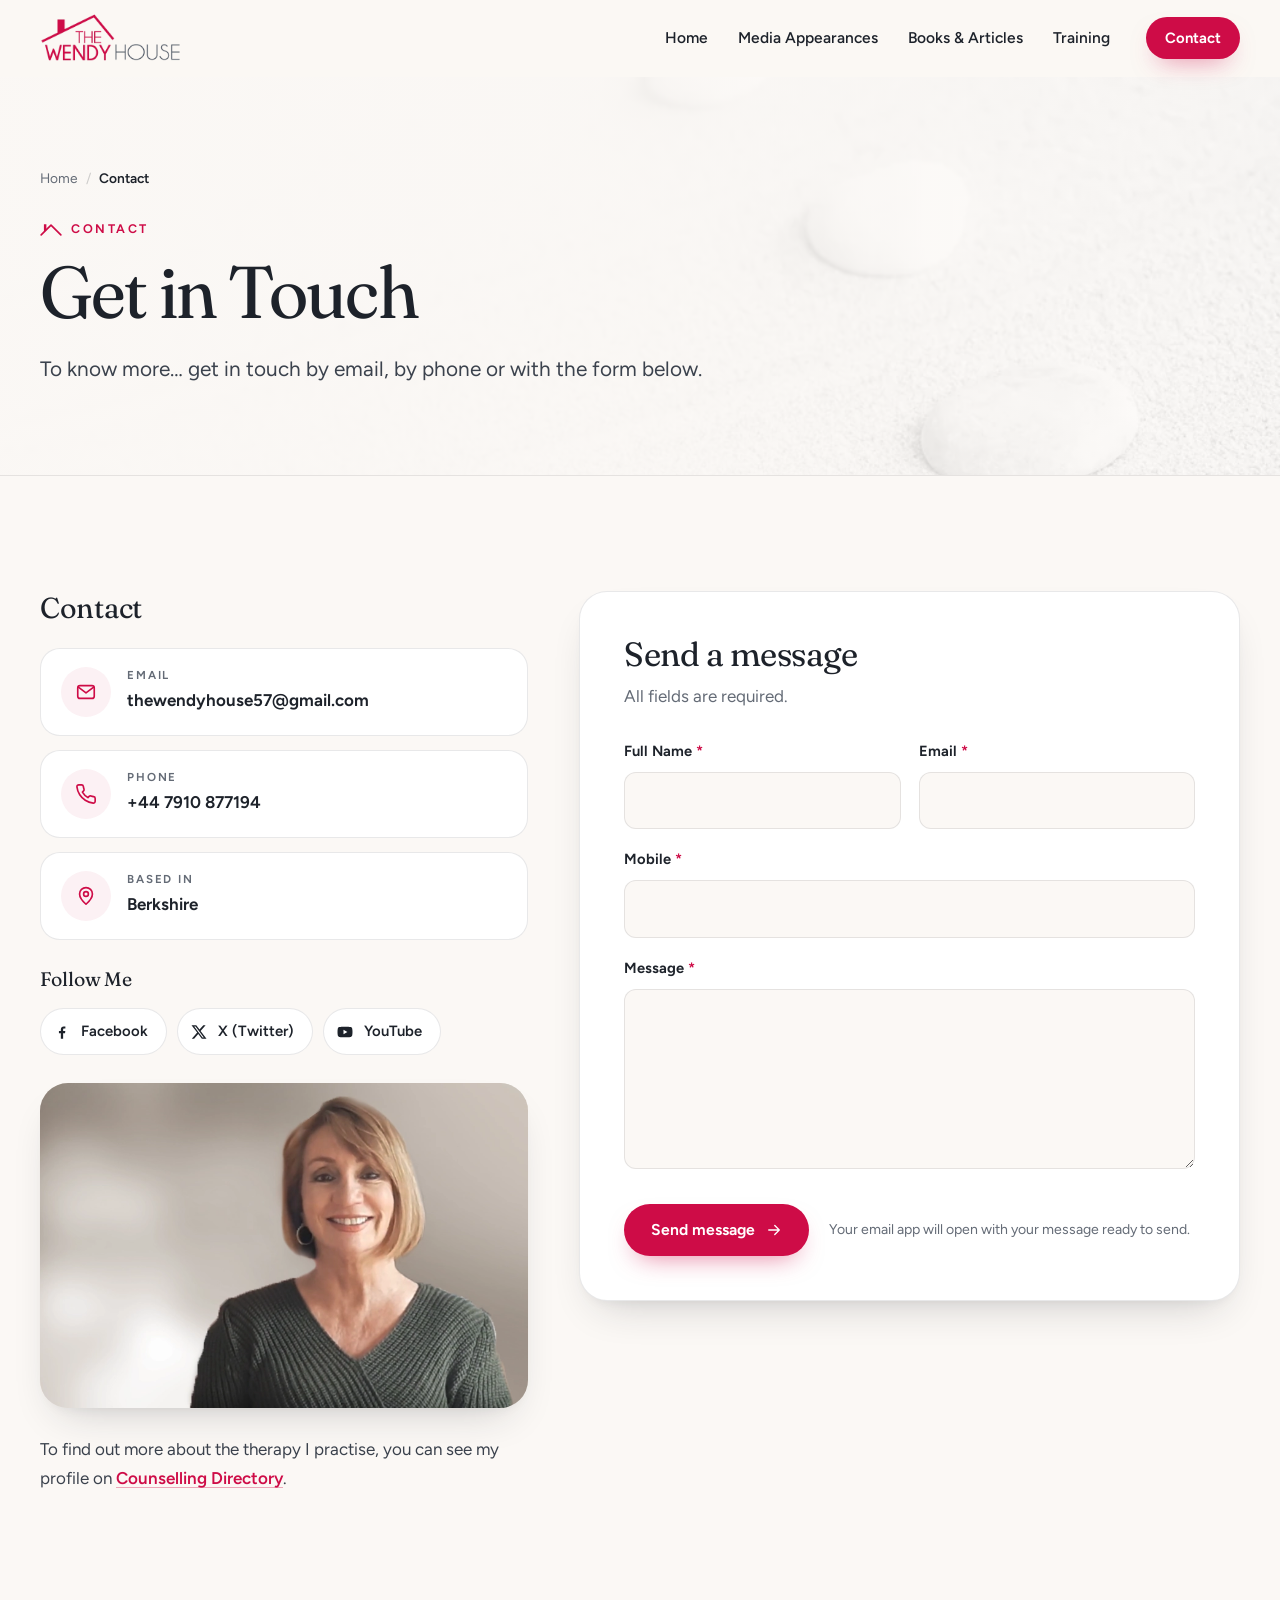
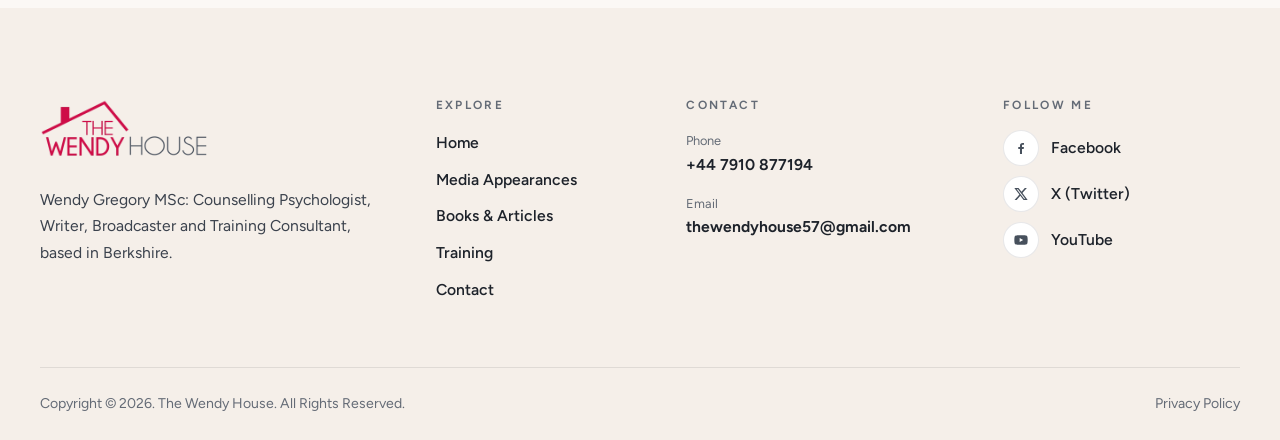
<file: contact.html>
<!doctype html>
<html lang="en-GB">
<head>
  <meta charset="utf-8">
  <meta name="viewport" content="width=device-width, initial-scale=1">
  <meta name="robots" content="noindex">  <!-- review copy -->
  <title>Contact | Wendy Gregory MSc | The Wendy House</title>
  <meta name="description" content="Get in touch with Wendy Gregory MSc, Counselling Psychologist, by email, phone or the contact form.">
  <link rel="canonical" href="https://blissolicpy.github.io/wendy/contact.html">
  <meta name="theme-color" content="#fbf8f5">
  <meta property="og:type" content="website">
  <meta property="og:site_name" content="The Wendy House">
  <meta property="og:locale" content="en_GB">
  <meta property="og:title" content="Contact | Wendy Gregory MSc | The Wendy House">
  <meta property="og:description" content="Get in touch with Wendy Gregory MSc, Counselling Psychologist, by email, phone or the contact form.">
  <meta property="og:url" content="https://blissolicpy.github.io/wendy/contact.html">
  <meta property="og:image" content="https://blissolicpy.github.io/wendy/assets/img/og-wendy-gregory.jpg">
  <meta property="og:image:width" content="800">
  <meta property="og:image:height" content="530">
  <meta property="og:image:alt" content="Wendy Gregory">
  <meta name="twitter:card" content="summary_large_image">
  <link rel="icon" href="assets/img/cropped-logofav-32x32.png" sizes="32x32">
  <link rel="icon" href="assets/img/cropped-logofav-192x192.png" sizes="192x192">
  <link rel="apple-touch-icon" href="assets/img/cropped-logofav-180x180.png">
  <link rel="manifest" href="site.webmanifest">
  <link rel="preload" href="assets/fonts/fraunces-normal-latin.woff2" as="font" type="font/woff2" crossorigin>
  <link rel="preload" href="assets/fonts/figtree-normal-latin.woff2" as="font" type="font/woff2" crossorigin>
  <link rel="stylesheet" href="assets/css/fonts.css?v=69ecedb7d2">
  <link rel="stylesheet" href="assets/css/styles.css?v=fbbf0960fb">
  <script>document.documentElement.classList.add('js');</script>
</head>
<body>
  <a class="skip-link" href="#main">Skip to content</a>

  <!-- ===== Header (identical on every page; only aria-current moves) ===== -->
  <header class="site-header" data-header>
    <div class="container site-header__inner">
      <a class="brand" href="index.html"><img src="assets/img/wendyhouse-logo.webp" alt="The Wendy House" width="380" height="140"></a>
      <nav class="nav" aria-label="Main">
        <ul class="nav__list">
          <li><a href="index.html">Home</a></li>
          <li><a href="media-appearances.html">Media Appearances</a></li>
          <li><a href="books-and-articles.html">Books &amp; Articles</a></li>
          <li><a href="training.html">Training</a></li>
        </ul>
        <a class="btn btn--primary btn--sm" href="contact.html" aria-current="page">Contact</a>
      </nav>
      <button class="nav-toggle" type="button" aria-expanded="false" aria-controls="mobile-menu" aria-label="Open menu">
        <svg class="icon" viewBox="0 0 24 24" aria-hidden="true"><path d="M4 7h16M4 12h16M4 17h11"/></svg>
      </button>
    </div>
  </header>

  <div class="mobile-menu" id="mobile-menu" aria-hidden="true">
    <div class="mobile-menu__top">
      <a class="brand" href="index.html"><img src="assets/img/wendyhouse-logo.webp" alt="The Wendy House" width="380" height="140"></a>
      <button class="nav-toggle" type="button" data-menu-close aria-label="Close menu">
        <svg class="icon" viewBox="0 0 24 24" aria-hidden="true"><path d="M6 6l12 12M18 6 6 18"/></svg>
      </button>
    </div>
    <nav aria-label="Mobile">
      <ul class="mobile-menu__list">
        <li><a href="index.html">Home <svg class="icon" viewBox="0 0 24 24" aria-hidden="true"><path d="M5 12h14M13 6l6 6-6 6"/></svg></a></li>
        <li><a href="media-appearances.html">Media Appearances <svg class="icon" viewBox="0 0 24 24" aria-hidden="true"><path d="M5 12h14M13 6l6 6-6 6"/></svg></a></li>
        <li><a href="books-and-articles.html">Books &amp; Articles <svg class="icon" viewBox="0 0 24 24" aria-hidden="true"><path d="M5 12h14M13 6l6 6-6 6"/></svg></a></li>
        <li><a href="training.html">Training <svg class="icon" viewBox="0 0 24 24" aria-hidden="true"><path d="M5 12h14M13 6l6 6-6 6"/></svg></a></li>
        <li><a href="contact.html" aria-current="page">Contact <svg class="icon" viewBox="0 0 24 24" aria-hidden="true"><path d="M5 12h14M13 6l6 6-6 6"/></svg></a></li>
      </ul>
    </nav>
    <div class="mobile-menu__foot">
      <a href="tel:+447910877194"><svg class="icon" viewBox="0 0 24 24" aria-hidden="true"><path d="M22 16.9v3a2 2 0 0 1-2.18 2 19.8 19.8 0 0 1-8.63-3.07 19.5 19.5 0 0 1-6-6A19.8 19.8 0 0 1 2.1 4.18 2 2 0 0 1 4.1 2h3a2 2 0 0 1 2 1.72c.13.96.36 1.9.7 2.81a2 2 0 0 1-.45 2.11L8.1 9.9a16 16 0 0 0 6 6l1.27-1.27a2 2 0 0 1 2.11-.45c.9.34 1.85.57 2.81.7A2 2 0 0 1 22 16.9z"/></svg>+44 7910 877194</a>
      <a href="mailto:thewendyhouse57@gmail.com"><svg class="icon" viewBox="0 0 24 24" aria-hidden="true"><rect x="3" y="5" width="18" height="14" rx="2.5"/><path d="m4 7 8 6 8-6"/></svg>thewendyhouse57@gmail.com</a>
      <a class="btn btn--primary" href="contact.html">Get in touch</a>
    </div>
  </div>

  <main id="main">
    <!-- ===== Page hero ===== -->
    <header class="page-hero">
      <img class="page-hero__bg" src="assets/img/bg-aboutgrey.webp" alt="" aria-hidden="true" width="1000" height="700">
      <div class="container">
        <nav class="reveal" aria-label="Breadcrumb">
          <ol class="breadcrumb">
            <li><a href="index.html">Home</a></li>
            <li><span aria-current="page">Contact</span></li>
          </ol>
        </nav>
        <p class="eyebrow reveal" style="--d:.06s">Contact</p>
        <h1 class="reveal" style="--d:.12s">Get in Touch</h1>
        <p class="lead reveal" style="--d:.18s">To know more… get in touch by email, by phone or with the form below.</p>
      </div>
    </header>

    <!-- ===== Contact details + form ===== -->
    <section class="section" aria-labelledby="contact-title">
      <div class="container">
        <div class="contact-grid">
          <div class="stack-lg">
            <div class="reveal">
              <h2 id="contact-title" class="h3">Contact</h2>
              <ul class="contact-list" style="margin-top:22px">
                <li>
                  <a class="contact-item" href="mailto:thewendyhouse57@gmail.com">
                    <span class="contact-item__icon"><svg class="icon" viewBox="0 0 24 24" aria-hidden="true"><rect x="3" y="5" width="18" height="14" rx="2.5"/><path d="m4 7 8 6 8-6"/></svg></span>
                    <span><span class="contact-item__label">Email</span><span class="contact-item__value">thewendyhouse57<wbr>@gmail.com</span></span>
                  </a>
                </li>
                <li>
                  <a class="contact-item" href="tel:+447910877194">
                    <span class="contact-item__icon"><svg class="icon" viewBox="0 0 24 24" aria-hidden="true"><path d="M22 16.9v3a2 2 0 0 1-2.18 2 19.8 19.8 0 0 1-8.63-3.07 19.5 19.5 0 0 1-6-6A19.8 19.8 0 0 1 2.1 4.18 2 2 0 0 1 4.1 2h3a2 2 0 0 1 2 1.72c.13.96.36 1.9.7 2.81a2 2 0 0 1-.45 2.11L8.1 9.9a16 16 0 0 0 6 6l1.27-1.27a2 2 0 0 1 2.11-.45c.9.34 1.85.57 2.81.7A2 2 0 0 1 22 16.9z"/></svg></span>
                    <span><span class="contact-item__label">Phone</span><span class="contact-item__value">+44 7910 877194</span></span>
                  </a>
                </li>
              </ul>
              <div class="contact-item" style="margin-top:14px">
                <span class="contact-item__icon"><svg class="icon" viewBox="0 0 24 24" aria-hidden="true"><path d="M12 21s-7-6.2-7-11.2a7 7 0 0 1 14 0C19 14.8 12 21 12 21z"/><circle cx="12" cy="9.8" r="2.6"/></svg></span>
                <span><span class="contact-item__label">Based in</span><span class="contact-item__value">Berkshire</span></span>
              </div>
            </div>

            <div class="reveal" style="--d:.06s">
              <h3 class="h4">Follow Me</h3>
              <ul class="social" style="margin-top:16px">
                <li><a href="https://www.facebook.com/p/The-Wendy-House-100039844674870" target="_blank" rel="noopener"><svg class="icon icon--fill" viewBox="0 0 24 24" aria-hidden="true"><path d="M13.5 21v-7.5h2.53l.38-2.94H13.5V8.69c0-.85.24-1.43 1.46-1.43h1.56V4.63a20.9 20.9 0 0 0-2.27-.12c-2.25 0-3.79 1.37-3.79 3.9v2.15H7.91v2.94h2.55V21h3.04z"/></svg>Facebook</a></li>
                <li><a href="https://twitter.com/thewendyhouse57?lang=en" target="_blank" rel="noopener"><svg class="icon icon--fill" viewBox="0 0 24 24" aria-hidden="true"><path d="M17.75 3h3.07l-6.7 7.66L22 21h-6.17l-4.83-6.32L5.47 21H2.4l7.17-8.2L2 3h6.33l4.37 5.78L17.75 3zm-1.08 16.2h1.7L7.4 4.73H5.58L16.67 19.2z"/></svg>X (Twitter)</a></li>
                <li><a href="https://www.youtube.com/@thewendyhouse1904" target="_blank" rel="noopener"><svg class="icon icon--fill" viewBox="0 0 24 24" aria-hidden="true"><path d="M21.6 7.2a2.5 2.5 0 0 0-1.77-1.77C18.27 5 12 5 12 5s-6.27 0-7.83.43A2.5 2.5 0 0 0 2.4 7.2 26 26 0 0 0 2 12a26 26 0 0 0 .4 4.8 2.5 2.5 0 0 0 1.77 1.77C5.73 19 12 19 12 19s6.27 0 7.83-.43a2.5 2.5 0 0 0 1.77-1.77A26 26 0 0 0 22 12a26 26 0 0 0-.4-4.8zM10 15V9l5.2 3L10 15z"/></svg>YouTube</a></li>
              </ul>
            </div>

            <div class="frame frame--3x2 reveal" style="--d:.12s">
              <img src="assets/img/Wendy-Gregory-color.webp" alt="Wendy Gregory" width="800" height="530" loading="lazy" style="object-position:66% 35%">
            </div>

            <p class="reveal" style="--d:.18s">To find out more about the therapy I practise, you can see my profile on <a class="text-link" href="https://www.counselling-directory.org.uk/counsellors/wendy-gregory" target="_blank" rel="noopener">Counselling Directory</a>.</p>
          </div>

          <form class="form-card reveal" style="--d:.12s" data-contact-form data-mailto="thewendyhouse57@gmail.com" action="mailto:thewendyhouse57@gmail.com" method="post" enctype="text/plain" novalidate aria-labelledby="form-title">
            <h2 class="form-card__title" id="form-title">Send a message</h2>
            <p class="form-card__intro">All fields are required.</p>
            <div class="form-grid">
              <div class="field">
                <label for="f-name">Full Name <span class="req" aria-hidden="true">*</span></label>
                <input id="f-name" name="name" type="text" autocomplete="name" required aria-describedby="f-name-err">
                <p class="field__error" id="f-name-err">Please enter your full name.</p>
              </div>
              <div class="field">
                <label for="f-email">Email <span class="req" aria-hidden="true">*</span></label>
                <input id="f-email" name="email" type="email" autocomplete="email" required aria-describedby="f-email-err">
                <p class="field__error" id="f-email-err">Please enter a valid email address.</p>
              </div>
              <div class="field field--full">
                <label for="f-mobile">Mobile <span class="req" aria-hidden="true">*</span></label>
                <input id="f-mobile" name="mobile" type="tel" autocomplete="tel" inputmode="tel" required pattern="(?=(?:[^0-9]*[0-9]){11})[0-9+ \-]+" title="At least 11 digits; spaces, dashes and + are fine" aria-describedby="f-mobile-err">
                <p class="field__error" id="f-mobile-err">Please enter your mobile number (at least 11 digits).</p>
              </div>
              <div class="field field--full">
                <label for="f-message">Message <span class="req" aria-hidden="true">*</span></label>
                <textarea id="f-message" name="message" required aria-describedby="f-message-err"></textarea>
                <p class="field__error" id="f-message-err">Please enter a message.</p>
              </div>
            </div>
            <div class="form-actions">
              <button class="btn btn--primary" type="submit">Send message
                <svg class="icon" viewBox="0 0 24 24" aria-hidden="true"><path d="M5 12h14M13 6l6 6-6 6"/></svg></button>
              <p class="form-hint">Your email app will open with your message ready to send.</p>
            </div>
            <p class="form-status" data-form-status role="status" aria-live="polite"></p>
          </form>
        </div>
      </div>
    </section>
  </main>

  <!-- ===== Footer (identical on every page) ===== -->
  <footer class="site-footer">
    <div class="container">
      <div class="footer-grid">
        <div class="footer-brand">
          <a class="brand" href="index.html"><img src="assets/img/wendyhouse-logo.webp" alt="The Wendy House" width="380" height="140" loading="lazy"></a>
          <p>Wendy Gregory MSc: Counselling Psychologist, Writer, Broadcaster and Training Consultant, based in Berkshire.</p>
        </div>
        <nav aria-label="Footer">
          <h2 class="footer-title">Explore</h2>
          <ul class="footer-links">
            <li><a href="index.html">Home</a></li>
            <li><a href="media-appearances.html">Media Appearances</a></li>
            <li><a href="books-and-articles.html">Books &amp; Articles</a></li>
            <li><a href="training.html">Training</a></li>
            <li><a href="contact.html">Contact</a></li>
          </ul>
        </nav>
        <div>
          <h2 class="footer-title">Contact</h2>
          <ul class="footer-contact">
            <li><span>Phone</span><a href="tel:+447910877194">+44 7910 877194</a></li>
            <li><span>Email</span><a href="mailto:thewendyhouse57@gmail.com">thewendyhouse57@gmail.com</a></li>
          </ul>
        </div>
        <div>
          <h2 class="footer-title">Follow Me</h2>
          <ul class="footer-social">
            <li><a href="https://www.facebook.com/p/The-Wendy-House-100039844674870" target="_blank" rel="noopener"><span class="icon-wrap"><svg class="icon icon--fill" viewBox="0 0 24 24" aria-hidden="true"><path d="M13.5 21v-7.5h2.53l.38-2.94H13.5V8.69c0-.85.24-1.43 1.46-1.43h1.56V4.63a20.9 20.9 0 0 0-2.27-.12c-2.25 0-3.79 1.37-3.79 3.9v2.15H7.91v2.94h2.55V21h3.04z"/></svg></span>Facebook</a></li>
            <li><a href="https://twitter.com/thewendyhouse57?lang=en" target="_blank" rel="noopener"><span class="icon-wrap"><svg class="icon icon--fill" viewBox="0 0 24 24" aria-hidden="true"><path d="M17.75 3h3.07l-6.7 7.66L22 21h-6.17l-4.83-6.32L5.47 21H2.4l7.17-8.2L2 3h6.33l4.37 5.78L17.75 3zm-1.08 16.2h1.7L7.4 4.73H5.58L16.67 19.2z"/></svg></span>X (Twitter)</a></li>
            <li><a href="https://www.youtube.com/@thewendyhouse1904" target="_blank" rel="noopener"><span class="icon-wrap"><svg class="icon icon--fill" viewBox="0 0 24 24" aria-hidden="true"><path d="M21.6 7.2a2.5 2.5 0 0 0-1.77-1.77C18.27 5 12 5 12 5s-6.27 0-7.83.43A2.5 2.5 0 0 0 2.4 7.2 26 26 0 0 0 2 12a26 26 0 0 0 .4 4.8 2.5 2.5 0 0 0 1.77 1.77C5.73 19 12 19 12 19s6.27 0 7.83-.43a2.5 2.5 0 0 0 1.77-1.77A26 26 0 0 0 22 12a26 26 0 0 0-.4-4.8zM10 15V9l5.2 3L10 15z"/></svg></span>YouTube</a></li>
          </ul>
        </div>
      </div>
      <div class="footer-bottom">
        <p>Copyright © <span data-year>2026</span>. The Wendy House. All Rights Reserved.</p>
        <p><a href="privacy-policy.html">Privacy Policy</a></p>
      </div>
    </div>
  </footer>

  <script src="assets/js/main.js?v=50f7e786ee" defer></script>
</body>
</html>
</file>
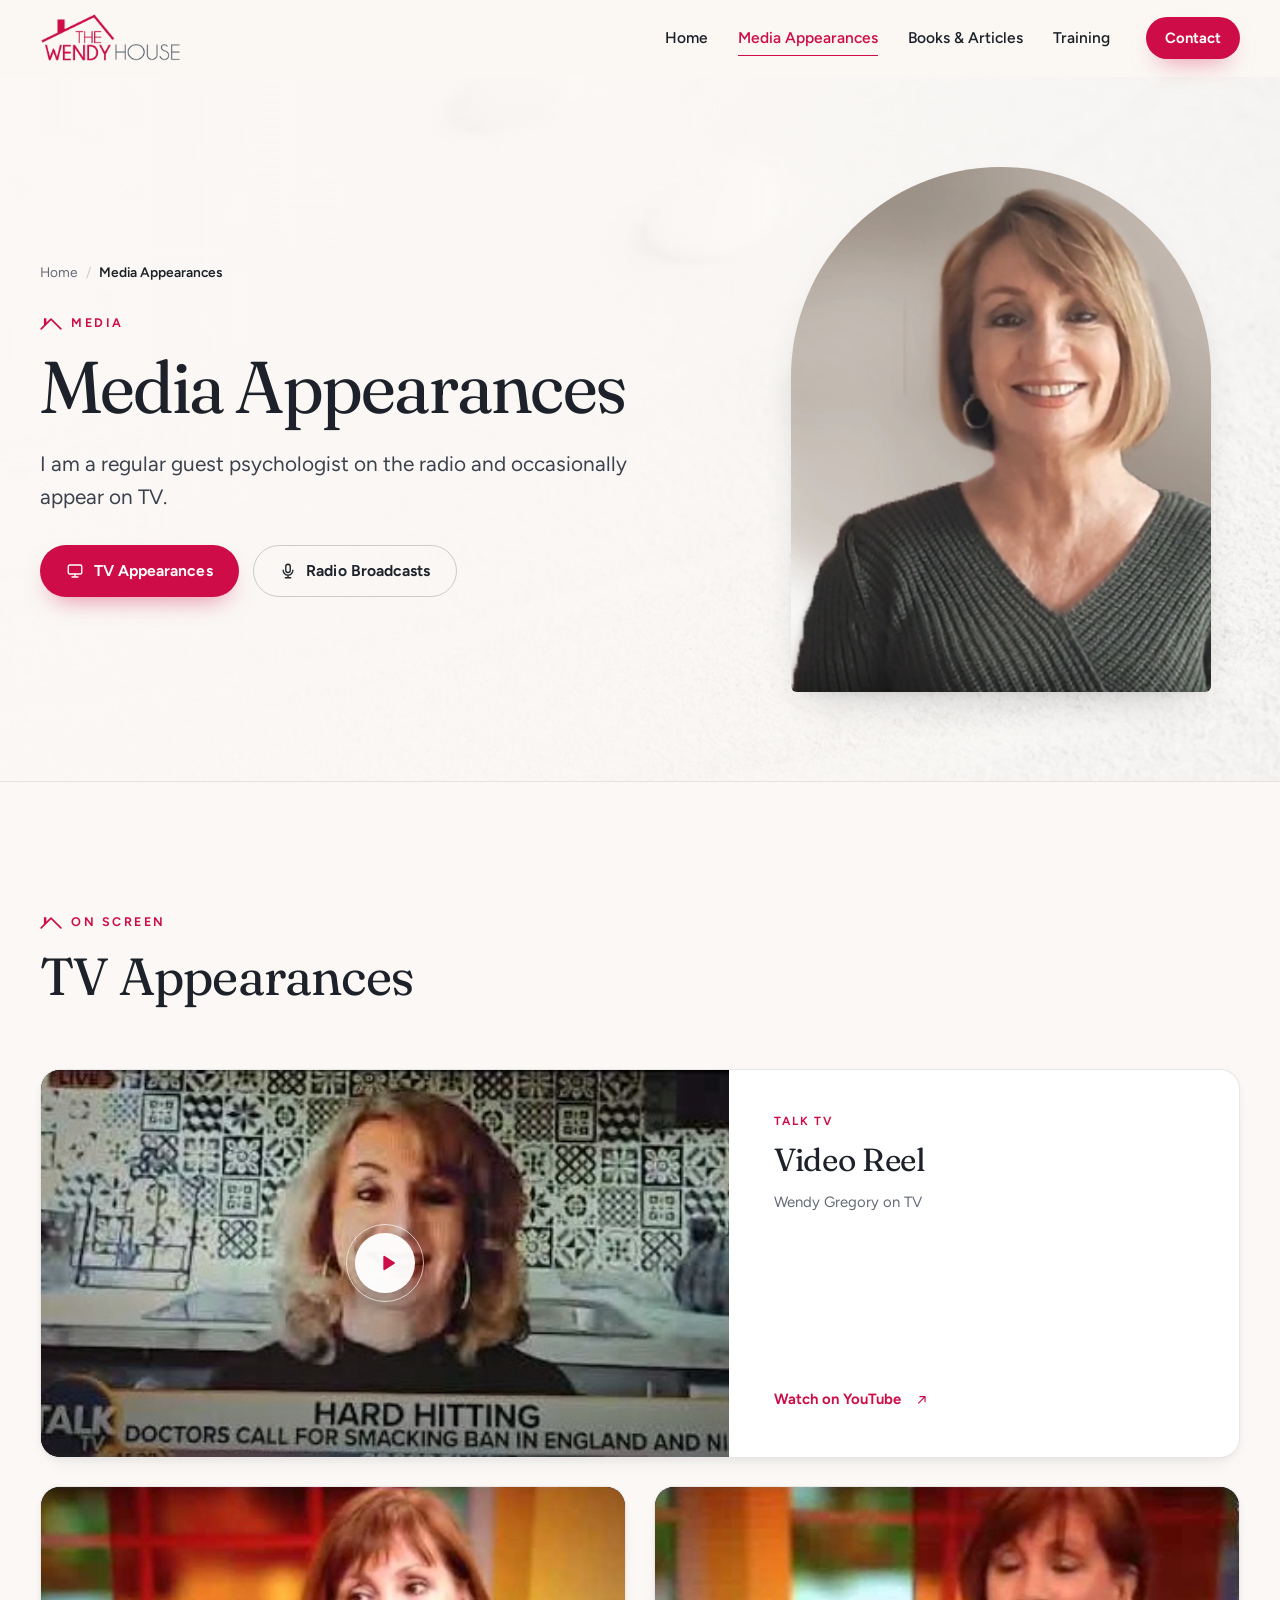
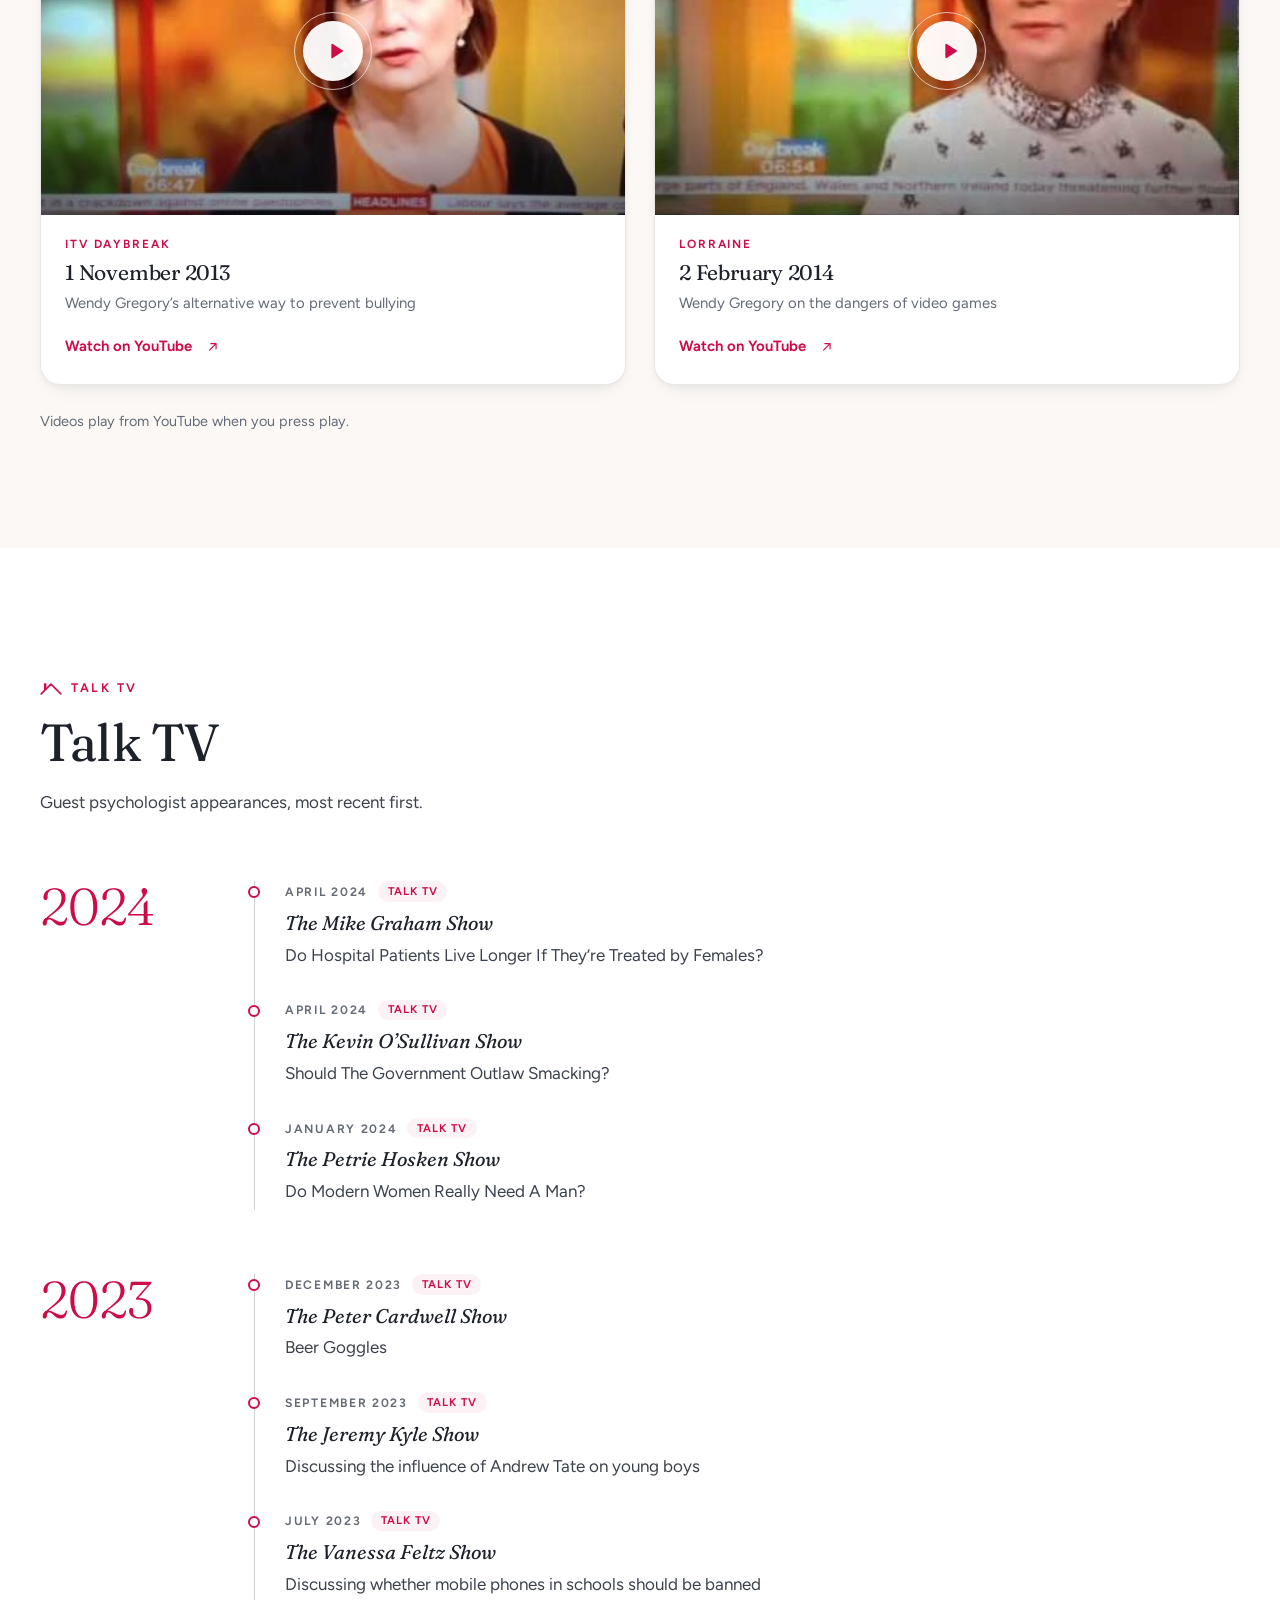
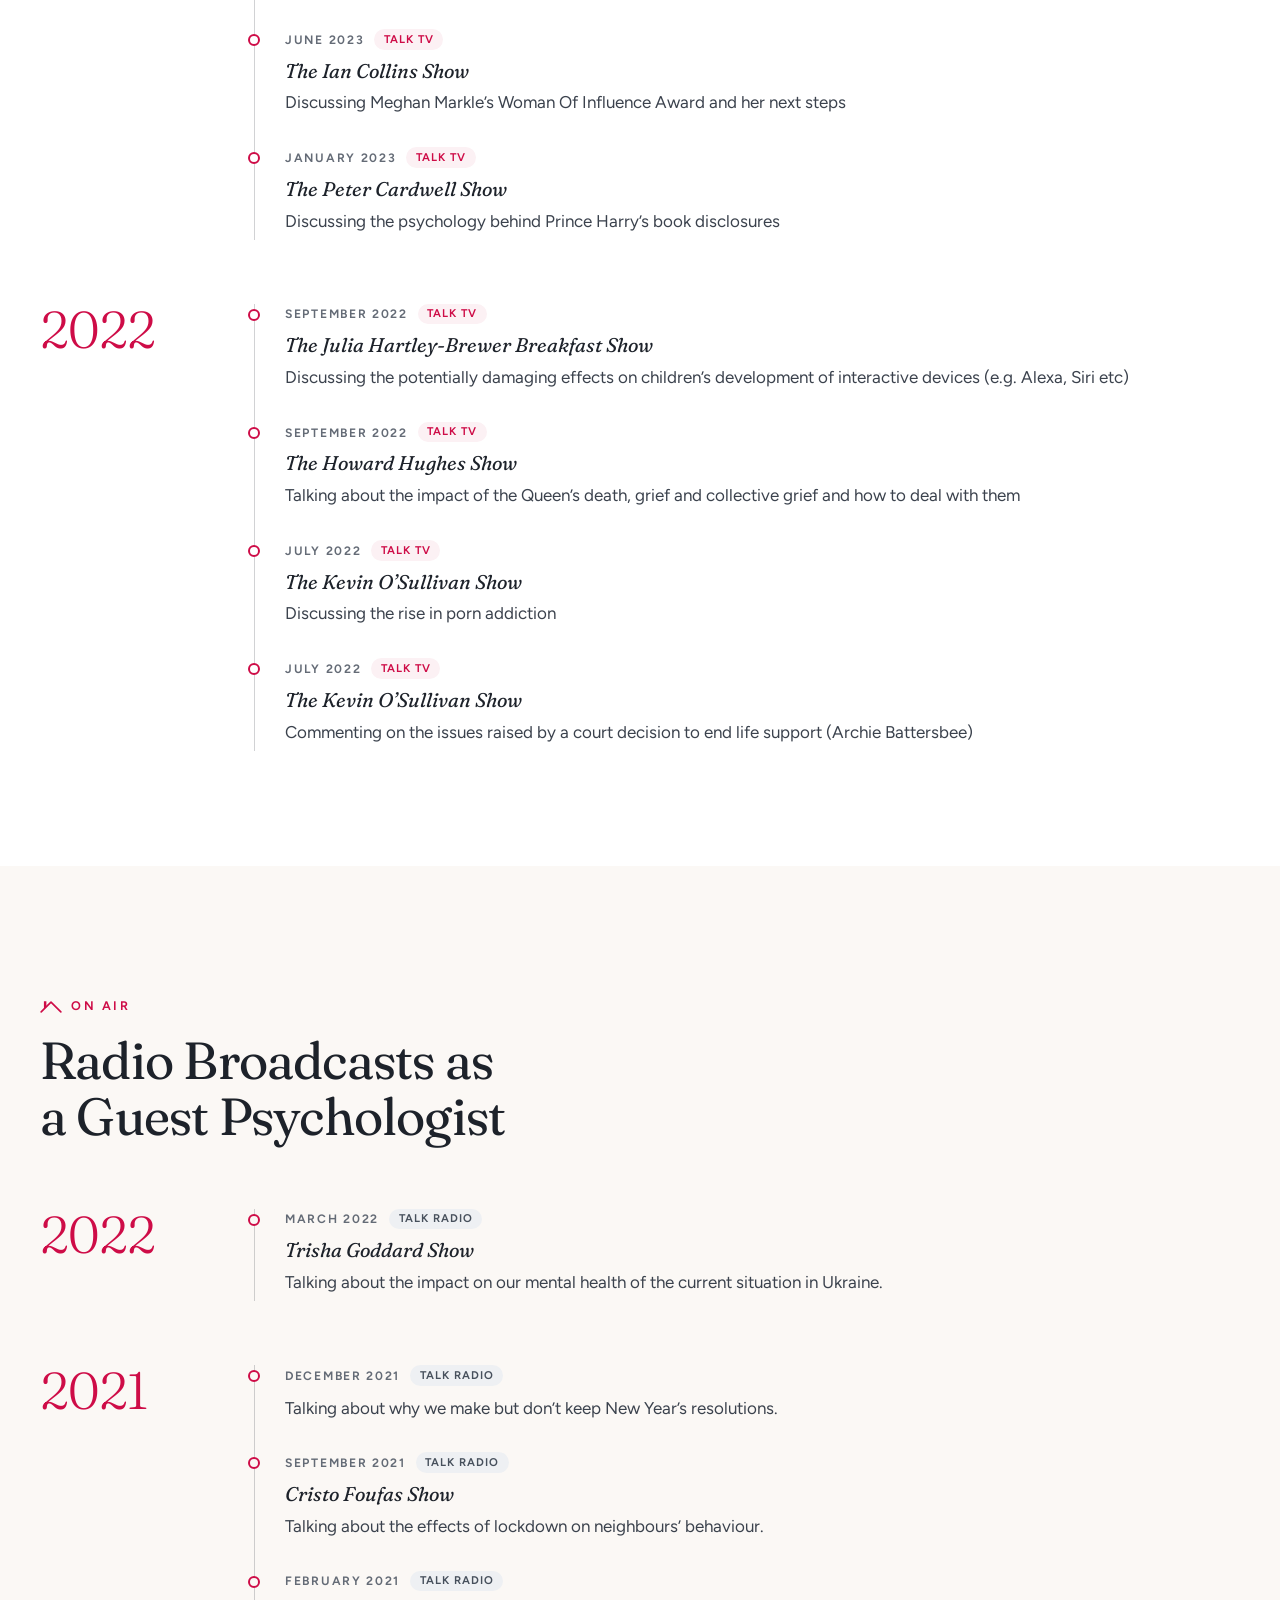
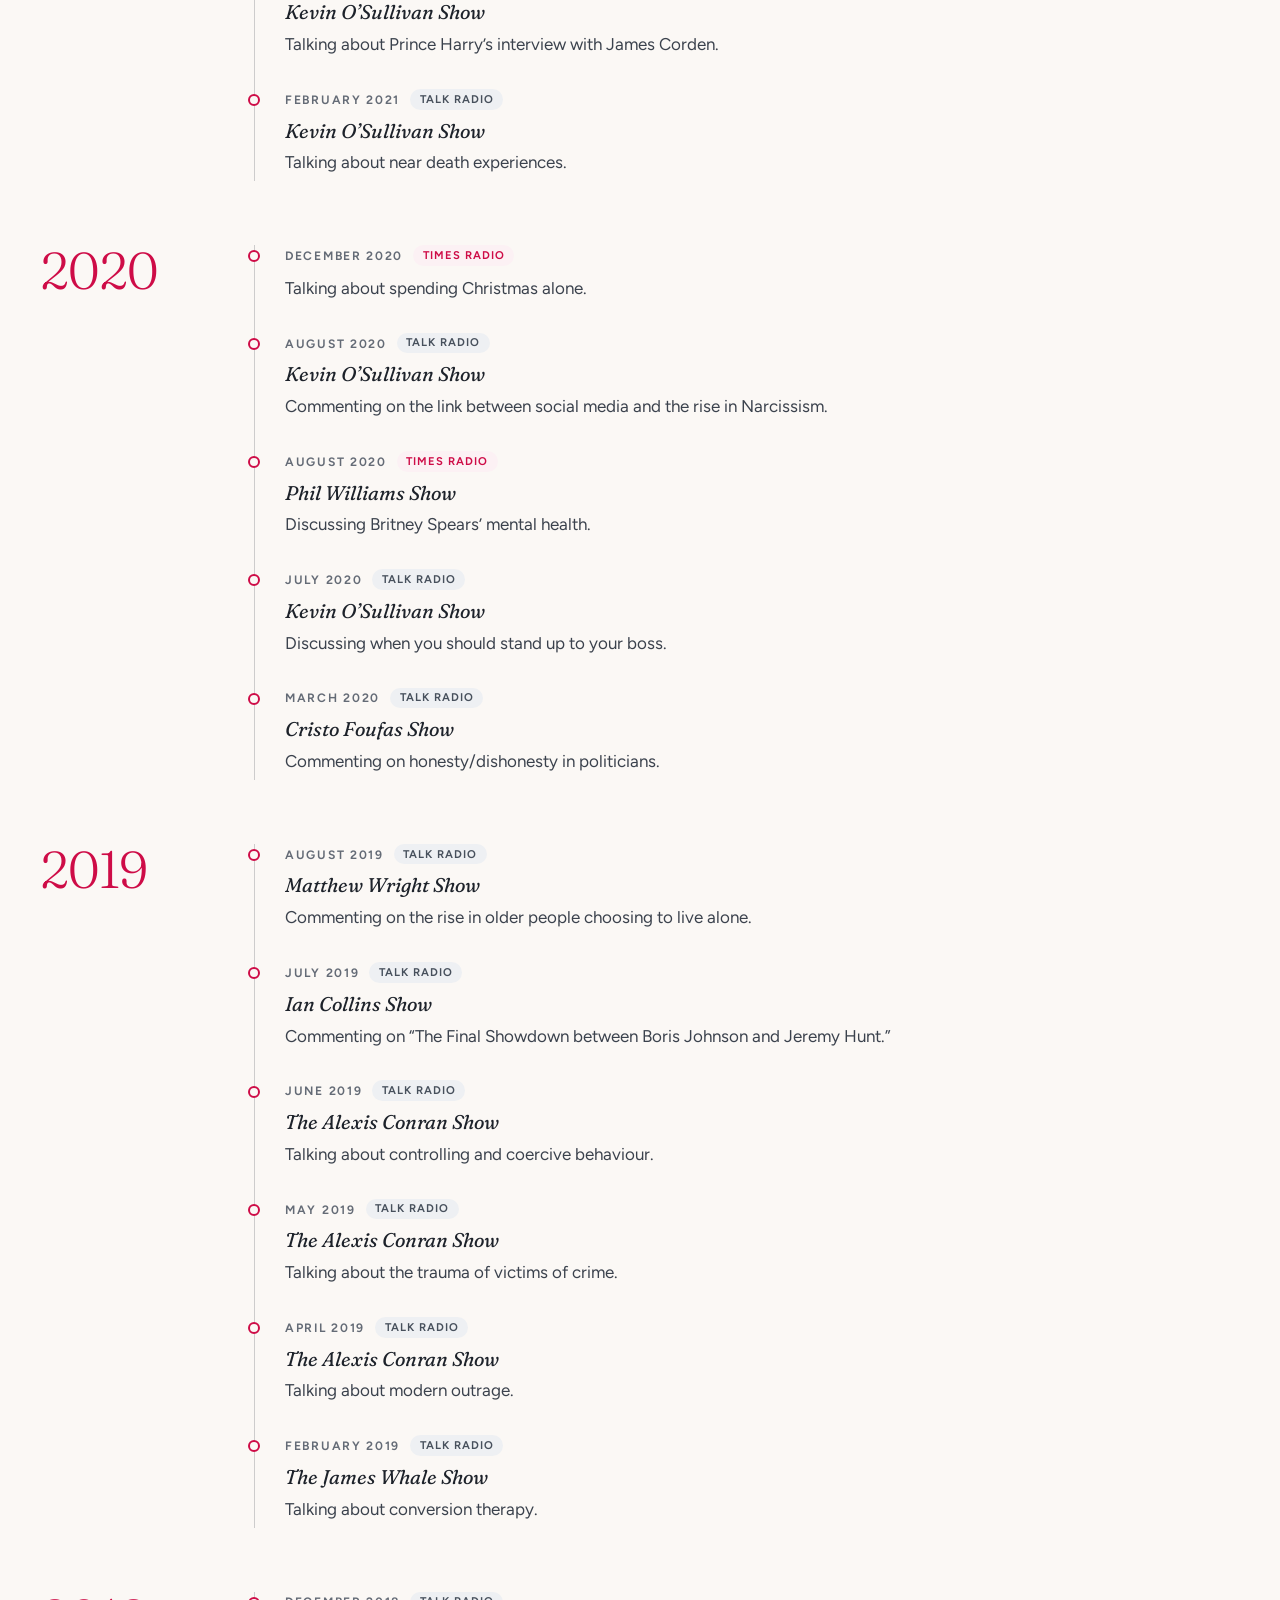
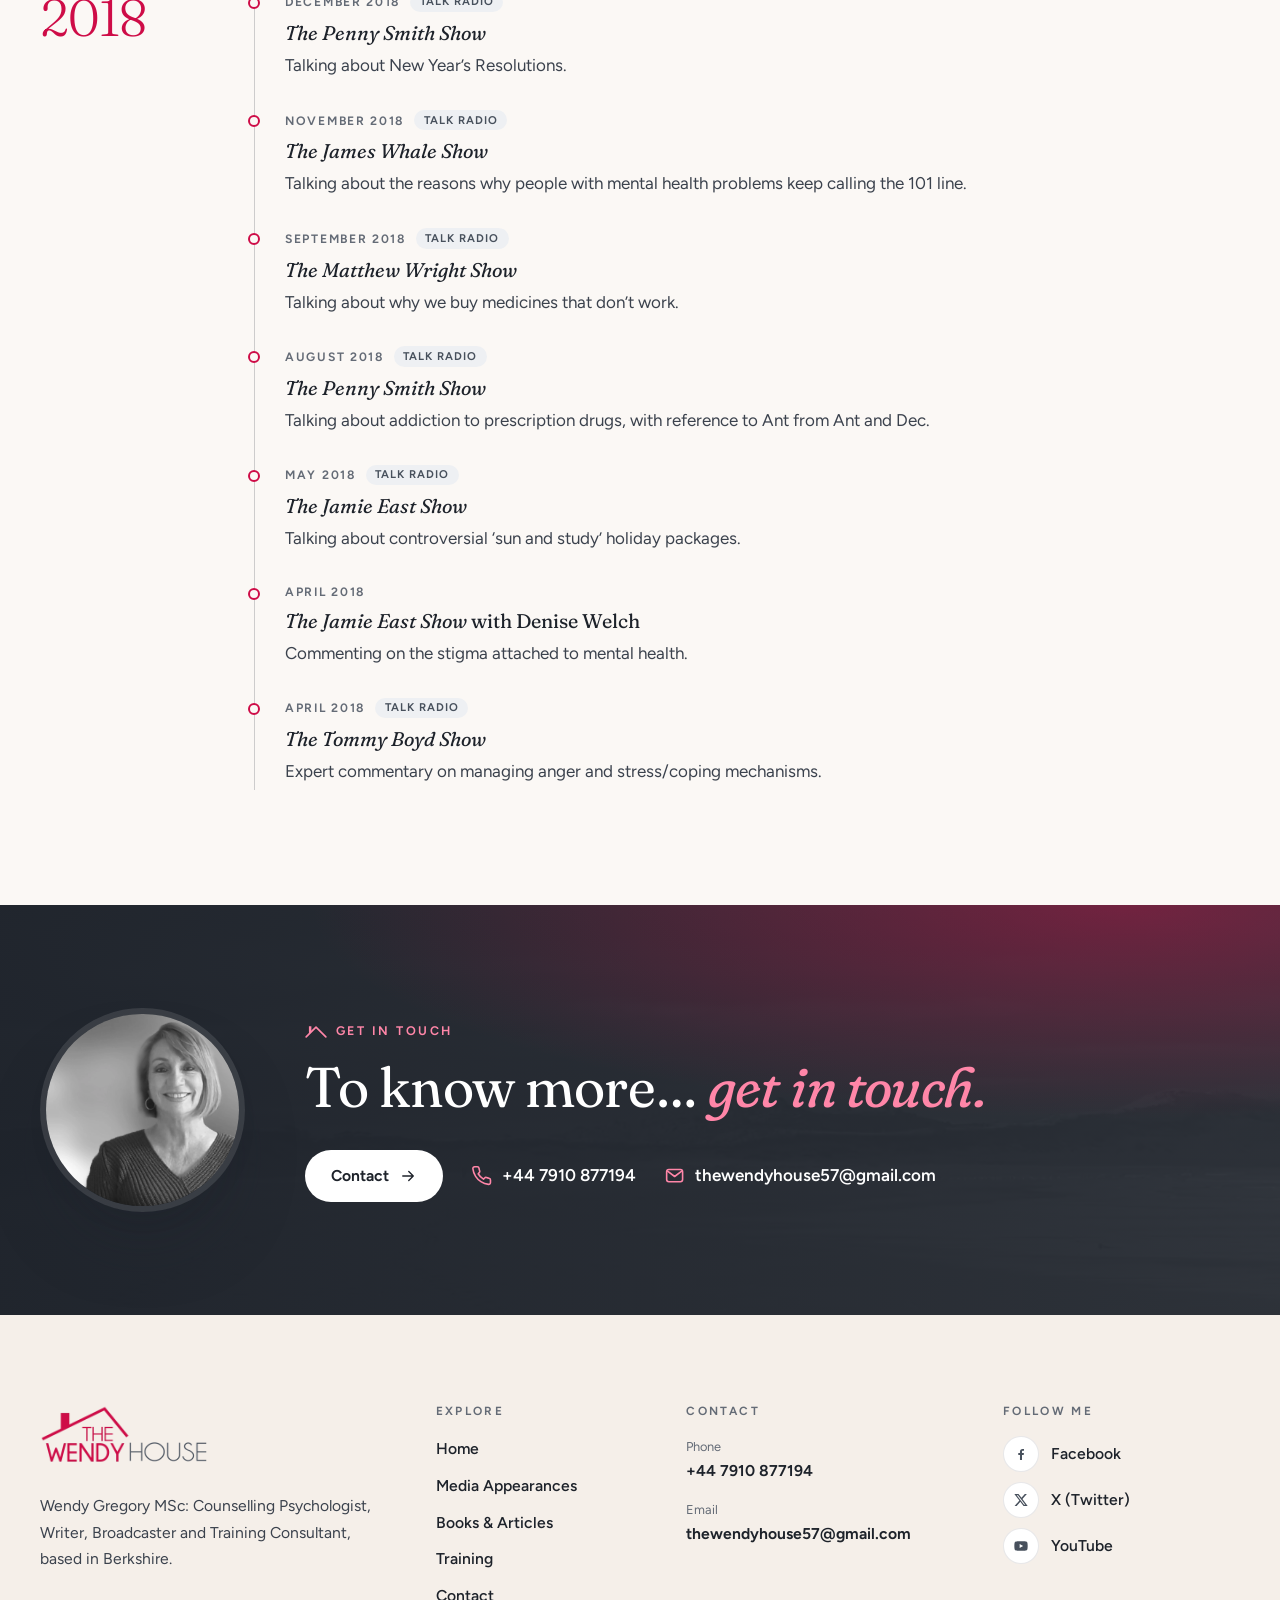
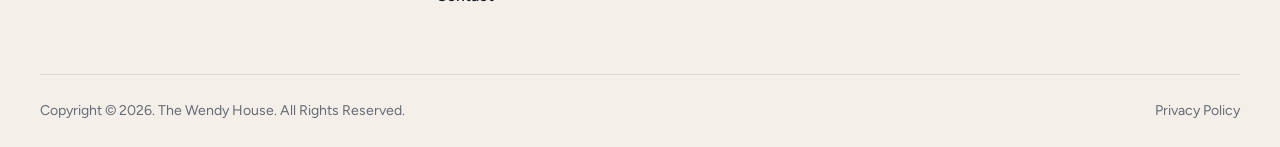
<file: media-appearances.html>
<!doctype html>
<html lang="en-GB">
<head>
  <meta charset="utf-8">
  <meta name="viewport" content="width=device-width, initial-scale=1">
  <meta name="robots" content="noindex">  <!-- review copy -->
  <title>Media Appearances | Wendy Gregory MSc | The Wendy House</title>
  <meta name="description" content="TV and radio appearances by Counselling Psychologist Wendy Gregory MSc, including Talk TV, Talk Radio, Times Radio, ITV Daybreak and Lorraine.">
  <link rel="canonical" href="https://blissolicpy.github.io/wendy/media-appearances.html">
  <meta name="theme-color" content="#fbf8f5">
  <meta property="og:type" content="website">
  <meta property="og:site_name" content="The Wendy House">
  <meta property="og:locale" content="en_GB">
  <meta property="og:title" content="Media Appearances | Wendy Gregory MSc | The Wendy House">
  <meta property="og:description" content="TV and radio appearances by Counselling Psychologist Wendy Gregory MSc, including Talk TV, Talk Radio, Times Radio, ITV Daybreak and Lorraine.">
  <meta property="og:url" content="https://blissolicpy.github.io/wendy/media-appearances.html">
  <meta property="og:image" content="https://blissolicpy.github.io/wendy/assets/img/og-wendy-gregory.jpg">
  <meta property="og:image:width" content="800">
  <meta property="og:image:height" content="530">
  <meta property="og:image:alt" content="Wendy Gregory">
  <meta name="twitter:card" content="summary_large_image">
  <link rel="icon" href="assets/img/cropped-logofav-32x32.png" sizes="32x32">
  <link rel="icon" href="assets/img/cropped-logofav-192x192.png" sizes="192x192">
  <link rel="apple-touch-icon" href="assets/img/cropped-logofav-180x180.png">
  <link rel="manifest" href="site.webmanifest">
  <link rel="preload" href="assets/fonts/fraunces-normal-latin.woff2" as="font" type="font/woff2" crossorigin>
  <link rel="preload" href="assets/fonts/figtree-normal-latin.woff2" as="font" type="font/woff2" crossorigin>
  <link rel="stylesheet" href="assets/css/fonts.css?v=69ecedb7d2">
  <link rel="stylesheet" href="assets/css/styles.css?v=fbbf0960fb">
  <script>document.documentElement.classList.add('js');</script>
</head>
<body>
  <a class="skip-link" href="#main">Skip to content</a>

  <!-- ===== Header (identical on every page; only aria-current moves) ===== -->
  <header class="site-header" data-header>
    <div class="container site-header__inner">
      <a class="brand" href="index.html"><img src="assets/img/wendyhouse-logo.webp" alt="The Wendy House" width="380" height="140"></a>
      <nav class="nav" aria-label="Main">
        <ul class="nav__list">
          <li><a href="index.html">Home</a></li>
          <li><a href="media-appearances.html" aria-current="page">Media Appearances</a></li>
          <li><a href="books-and-articles.html">Books &amp; Articles</a></li>
          <li><a href="training.html">Training</a></li>
        </ul>
        <a class="btn btn--primary btn--sm" href="contact.html">Contact</a>
      </nav>
      <button class="nav-toggle" type="button" aria-expanded="false" aria-controls="mobile-menu" aria-label="Open menu">
        <svg class="icon" viewBox="0 0 24 24" aria-hidden="true"><path d="M4 7h16M4 12h16M4 17h11"/></svg>
      </button>
    </div>
  </header>

  <div class="mobile-menu" id="mobile-menu" aria-hidden="true">
    <div class="mobile-menu__top">
      <a class="brand" href="index.html"><img src="assets/img/wendyhouse-logo.webp" alt="The Wendy House" width="380" height="140"></a>
      <button class="nav-toggle" type="button" data-menu-close aria-label="Close menu">
        <svg class="icon" viewBox="0 0 24 24" aria-hidden="true"><path d="M6 6l12 12M18 6 6 18"/></svg>
      </button>
    </div>
    <nav aria-label="Mobile">
      <ul class="mobile-menu__list">
        <li><a href="index.html">Home <svg class="icon" viewBox="0 0 24 24" aria-hidden="true"><path d="M5 12h14M13 6l6 6-6 6"/></svg></a></li>
        <li><a href="media-appearances.html" aria-current="page">Media Appearances <svg class="icon" viewBox="0 0 24 24" aria-hidden="true"><path d="M5 12h14M13 6l6 6-6 6"/></svg></a></li>
        <li><a href="books-and-articles.html">Books &amp; Articles <svg class="icon" viewBox="0 0 24 24" aria-hidden="true"><path d="M5 12h14M13 6l6 6-6 6"/></svg></a></li>
        <li><a href="training.html">Training <svg class="icon" viewBox="0 0 24 24" aria-hidden="true"><path d="M5 12h14M13 6l6 6-6 6"/></svg></a></li>
        <li><a href="contact.html">Contact <svg class="icon" viewBox="0 0 24 24" aria-hidden="true"><path d="M5 12h14M13 6l6 6-6 6"/></svg></a></li>
      </ul>
    </nav>
    <div class="mobile-menu__foot">
      <a href="tel:+447910877194"><svg class="icon" viewBox="0 0 24 24" aria-hidden="true"><path d="M22 16.9v3a2 2 0 0 1-2.18 2 19.8 19.8 0 0 1-8.63-3.07 19.5 19.5 0 0 1-6-6A19.8 19.8 0 0 1 2.1 4.18 2 2 0 0 1 4.1 2h3a2 2 0 0 1 2 1.72c.13.96.36 1.9.7 2.81a2 2 0 0 1-.45 2.11L8.1 9.9a16 16 0 0 0 6 6l1.27-1.27a2 2 0 0 1 2.11-.45c.9.34 1.85.57 2.81.7A2 2 0 0 1 22 16.9z"/></svg>+44 7910 877194</a>
      <a href="mailto:thewendyhouse57@gmail.com"><svg class="icon" viewBox="0 0 24 24" aria-hidden="true"><rect x="3" y="5" width="18" height="14" rx="2.5"/><path d="m4 7 8 6 8-6"/></svg>thewendyhouse57@gmail.com</a>
      <a class="btn btn--primary" href="contact.html">Get in touch</a>
    </div>
  </div>

  <main id="main">
    <!-- ===== Page hero ===== -->
    <header class="page-hero page-hero--split">
      <img class="page-hero__bg" src="assets/img/bg-aboutgrey.webp" alt="" aria-hidden="true" width="1000" height="700">
      <div class="container page-hero__grid">
        <div>
          <nav class="reveal" aria-label="Breadcrumb">
            <ol class="breadcrumb">
              <li><a href="index.html">Home</a></li>
              <li><span aria-current="page">Media Appearances</span></li>
            </ol>
          </nav>
          <p class="eyebrow reveal" style="--d:.06s">Media</p>
          <h1 class="reveal" style="--d:.12s">Media Appearances</h1>
          <p class="lead reveal" style="--d:.18s">I am a regular guest psychologist on the radio and occasionally appear on TV.</p>
          <div class="btn-row reveal" style="--d:.24s">
            <a class="btn btn--primary" href="#tv">
              <svg class="icon" viewBox="0 0 24 24" aria-hidden="true"><rect x="3" y="4" width="18" height="12" rx="2"/><path d="M8 20h8M12 16v4"/></svg>
              TV Appearances</a>
            <a class="btn btn--ghost" href="#radio">
              <svg class="icon" viewBox="0 0 24 24" aria-hidden="true"><rect x="9" y="3" width="6" height="11" rx="3"/><path d="M5.5 11a6.5 6.5 0 0 0 13 0M12 17.5V21M8.5 21h7"/></svg>
              Radio Broadcasts</a>
          </div>
        </div>
        <div class="page-hero__media reveal" style="--d:.12s">
          <div class="frame frame--arch frame--4x5">
            <img src="assets/img/Wendy-Gregory-col1.webp" alt="Wendy Gregory" width="800" height="530" style="object-position:66% 30%" fetchpriority="high">
          </div>
        </div>
      </div>
    </header>

    <!-- ===== TV appearances (click-to-load YouTube, see main.js) ===== -->
    <section class="section" id="tv" aria-labelledby="tv-title">
      <div class="container">
        <div class="section-head reveal">
          <p class="eyebrow">On screen</p>
          <h2 id="tv-title">TV Appearances</h2>
        </div>

        <article class="video-card video-card--feature reveal">
          <div class="video-card__player">
            <button class="video-card__btn" type="button" data-yt="MNk3JVix6uw" data-title="Wendy Gregory on TV" aria-label="Play video: Wendy Gregory on TV (Talk TV video reel)">
              <img src="assets/img/video-thumbs/MNk3JVix6uw-poster.jpg" alt="" width="406" height="214" loading="lazy">
              <span class="play play--sm" aria-hidden="true"><svg class="icon icon--fill" viewBox="0 0 24 24"><path d="M8 5.14v13.72a1 1 0 0 0 1.52.85l10.6-6.86a1 1 0 0 0 0-1.7L9.52 4.29A1 1 0 0 0 8 5.14z"/></svg></span>
            </button>
          </div>
          <div class="video-card__body">
            <p class="video-card__kicker">Talk TV</p>
            <h3 class="video-card__title">Video Reel</h3>
            <p class="video-card__meta">Wendy Gregory on TV</p>
            <p class="video-card__foot"><a class="link-arrow link-arrow--ext" href="https://www.youtube.com/watch?v=MNk3JVix6uw" target="_blank" rel="noopener">Watch on YouTube<span class="visually-hidden"> (Talk TV video reel)</span>
              <svg class="icon" viewBox="0 0 24 24" aria-hidden="true"><path d="M7 17 17 7M9 7h8v8"/></svg></a></p>
          </div>
        </article>

        <div class="video-grid" style="margin-top:clamp(20px,2.5vw,28px)">
          <article class="video-card reveal">
            <div class="video-card__player">
              <button class="video-card__btn" type="button" data-yt="NiOHRjCT9jA" data-title="Wendy Gregory’s alternative way to prevent bullying" aria-label="Play video: Wendy Gregory’s alternative way to prevent bullying (ITV Daybreak, 1 November 2013)">
                <img src="assets/img/video-thumbs/NiOHRjCT9jA-poster.jpg" alt="" width="480" height="268" loading="lazy">
                <span class="play play--sm" aria-hidden="true"><svg class="icon icon--fill" viewBox="0 0 24 24"><path d="M8 5.14v13.72a1 1 0 0 0 1.52.85l10.6-6.86a1 1 0 0 0 0-1.7L9.52 4.29A1 1 0 0 0 8 5.14z"/></svg></span>
              </button>
            </div>
            <div class="video-card__body">
              <p class="video-card__kicker">ITV Daybreak</p>
              <h3 class="video-card__title"><time datetime="2013-11-01">1 November 2013</time></h3>
              <p class="video-card__meta">Wendy Gregory’s alternative way to prevent bullying</p>
              <p class="video-card__foot"><a class="link-arrow link-arrow--ext" href="https://www.youtube.com/watch?v=NiOHRjCT9jA" target="_blank" rel="noopener">Watch on YouTube<span class="visually-hidden"> (ITV Daybreak, 1 November 2013)</span>
                <svg class="icon" viewBox="0 0 24 24" aria-hidden="true"><path d="M7 17 17 7M9 7h8v8"/></svg></a></p>
            </div>
          </article>

          <article class="video-card reveal" style="--d:.06s">
            <div class="video-card__player">
              <button class="video-card__btn" type="button" data-yt="N2gmC8yHKx4" data-title="Wendy Gregory on the dangers of video games" aria-label="Play video: Wendy Gregory on the dangers of video games (Lorraine, 2 February 2014)">
                <img src="assets/img/video-thumbs/N2gmC8yHKx4-poster.jpg" alt="" width="480" height="268" loading="lazy">
                <span class="play play--sm" aria-hidden="true"><svg class="icon icon--fill" viewBox="0 0 24 24"><path d="M8 5.14v13.72a1 1 0 0 0 1.52.85l10.6-6.86a1 1 0 0 0 0-1.7L9.52 4.29A1 1 0 0 0 8 5.14z"/></svg></span>
              </button>
            </div>
            <div class="video-card__body">
              <p class="video-card__kicker">Lorraine</p>
              <h3 class="video-card__title"><time datetime="2014-02-02">2 February 2014</time></h3>
              <p class="video-card__meta">Wendy Gregory on the dangers of video games</p>
              <p class="video-card__foot"><a class="link-arrow link-arrow--ext" href="https://www.youtube.com/watch?v=N2gmC8yHKx4" target="_blank" rel="noopener">Watch on YouTube<span class="visually-hidden"> (Lorraine, 2 February 2014)</span>
                <svg class="icon" viewBox="0 0 24 24" aria-hidden="true"><path d="M7 17 17 7M9 7h8v8"/></svg></a></p>
            </div>
          </article>
        </div>

        <p class="muted small reveal" style="margin-top:24px;--d:.12s">Videos play from YouTube when you press play.</p>
      </div>
    </section>

    <!-- ===== Talk TV ===== -->
    <section class="section section--white" id="talk-tv" aria-labelledby="talktv-title">
      <div class="container">
        <div class="section-head reveal">
          <p class="eyebrow">Talk TV</p>
          <h2 id="talktv-title">Talk TV</h2>
          <p>Guest psychologist appearances, most recent first.</p>
        </div>

        <div class="timeline">
          <div class="timeline__group reveal">
            <h3 class="timeline__year">2024</h3>
            <ol class="timeline__list">
              <li class="timeline__item">
                <p class="timeline__date"><time datetime="2024-04">April 2024</time> <span class="tag">Talk TV</span></p>
                <p class="timeline__show"><em>The Mike Graham Show</em></p>
                <p class="timeline__topic">Do Hospital Patients Live Longer If They’re Treated by Females?</p>
              </li>
              <li class="timeline__item">
                <p class="timeline__date"><time datetime="2024-04">April 2024</time> <span class="tag">Talk TV</span></p>
                <p class="timeline__show"><em>The Kevin O’Sullivan Show</em></p>
                <p class="timeline__topic">Should The Government Outlaw Smacking?</p>
              </li>
              <li class="timeline__item">
                <p class="timeline__date"><time datetime="2024-01">January 2024</time> <span class="tag">Talk TV</span></p>
                <p class="timeline__show"><em>The Petrie Hosken Show</em></p>
                <p class="timeline__topic">Do Modern Women Really Need A Man?</p>
              </li>
            </ol>
          </div>

          <div class="timeline__group reveal">
            <h3 class="timeline__year">2023</h3>
            <ol class="timeline__list">
              <li class="timeline__item">
                <p class="timeline__date"><time datetime="2023-12">December 2023</time> <span class="tag">Talk TV</span></p>
                <p class="timeline__show"><em>The Peter Cardwell Show</em></p>
                <p class="timeline__topic">Beer Goggles</p>
              </li>
              <li class="timeline__item">
                <p class="timeline__date"><time datetime="2023-09">September 2023</time> <span class="tag">Talk TV</span></p>
                <p class="timeline__show"><em>The Jeremy Kyle Show</em></p>
                <p class="timeline__topic">Discussing the influence of Andrew Tate on young boys</p>
              </li>
              <li class="timeline__item">
                <p class="timeline__date"><time datetime="2023-07">July 2023</time> <span class="tag">Talk TV</span></p>
                <p class="timeline__show"><em>The Vanessa Feltz Show</em></p>
                <p class="timeline__topic">Discussing whether mobile phones in schools should be banned</p>
              </li>
              <li class="timeline__item">
                <p class="timeline__date"><time datetime="2023-06">June 2023</time> <span class="tag">Talk TV</span></p>
                <p class="timeline__show"><em>The Ian Collins Show</em></p>
                <p class="timeline__topic">Discussing Meghan Markle’s Woman Of Influence Award and her next steps</p>
              </li>
              <li class="timeline__item">
                <p class="timeline__date"><time datetime="2023-01">January 2023</time> <span class="tag">Talk TV</span></p>
                <p class="timeline__show"><em>The Peter Cardwell Show</em></p>
                <p class="timeline__topic">Discussing the psychology behind Prince Harry’s book disclosures</p>
              </li>
            </ol>
          </div>

          <div class="timeline__group reveal">
            <h3 class="timeline__year">2022</h3>
            <ol class="timeline__list">
              <li class="timeline__item">
                <p class="timeline__date"><time datetime="2022-09">September 2022</time> <span class="tag">Talk TV</span></p>
                <p class="timeline__show"><em>The Julia Hartley-Brewer Breakfast Show</em></p>
                <p class="timeline__topic">Discussing the potentially damaging effects on children’s development of interactive devices (e.g. Alexa, Siri etc)</p>
              </li>
              <li class="timeline__item">
                <p class="timeline__date"><time datetime="2022-09">September 2022</time> <span class="tag">Talk TV</span></p>
                <p class="timeline__show"><em>The Howard Hughes Show</em></p>
                <p class="timeline__topic">Talking about the impact of the Queen’s death, grief and collective grief and how to deal with them</p>
              </li>
              <li class="timeline__item">
                <p class="timeline__date"><time datetime="2022-07">July 2022</time> <span class="tag">Talk TV</span></p>
                <p class="timeline__show"><em>The Kevin O’Sullivan Show</em></p>
                <p class="timeline__topic">Discussing the rise in porn addiction</p>
              </li>
              <li class="timeline__item">
                <p class="timeline__date"><time datetime="2022-07">July 2022</time> <span class="tag">Talk TV</span></p>
                <p class="timeline__show"><em>The Kevin O’Sullivan Show</em></p>
                <p class="timeline__topic">Commenting on the issues raised by a court decision to end life support (Archie Battersbee)</p>
              </li>
            </ol>
          </div>
        </div>
      </div>
    </section>

    <!-- ===== Radio ===== -->
    <section class="section" id="radio" aria-labelledby="radio-title">
      <div class="container">
        <div class="section-head reveal">
          <p class="eyebrow">On air</p>
          <h2 id="radio-title">Radio Broadcasts as a Guest Psychologist</h2>
        </div>

        <div class="timeline">
          <div class="timeline__group reveal">
            <h3 class="timeline__year">2022</h3>
            <ol class="timeline__list">
              <li class="timeline__item">
                <p class="timeline__date"><time datetime="2022-03">March 2022</time> <span class="tag tag--slate">Talk Radio</span></p>
                <p class="timeline__show"><em>Trisha Goddard Show</em></p>
                <p class="timeline__topic">Talking about the impact on our mental health of the current situation in Ukraine.</p>
              </li>
            </ol>
          </div>

          <div class="timeline__group reveal">
            <h3 class="timeline__year">2021</h3>
            <ol class="timeline__list">
              <li class="timeline__item">
                <p class="timeline__date"><time datetime="2021-12">December 2021</time> <span class="tag tag--slate">Talk Radio</span></p>
                <p class="timeline__topic" style="margin-top:8px">Talking about why we make but don’t keep New Year’s resolutions.</p>
              </li>
              <li class="timeline__item">
                <p class="timeline__date"><time datetime="2021-09">September 2021</time> <span class="tag tag--slate">Talk Radio</span></p>
                <p class="timeline__show"><em>Cristo Foufas Show</em></p>
                <p class="timeline__topic">Talking about the effects of lockdown on neighbours’ behaviour.</p>
              </li>
              <li class="timeline__item">
                <p class="timeline__date"><time datetime="2021-02">February 2021</time> <span class="tag tag--slate">Talk Radio</span></p>
                <p class="timeline__show"><em>Kevin O’Sullivan Show</em></p>
                <p class="timeline__topic">Talking about Prince Harry’s interview with James Corden.</p>
              </li>
              <li class="timeline__item">
                <p class="timeline__date"><time datetime="2021-02">February 2021</time> <span class="tag tag--slate">Talk Radio</span></p>
                <p class="timeline__show"><em>Kevin O’Sullivan Show</em></p>
                <p class="timeline__topic">Talking about near death experiences.</p>
              </li>
            </ol>
          </div>

          <div class="timeline__group reveal">
            <h3 class="timeline__year">2020</h3>
            <ol class="timeline__list">
              <li class="timeline__item">
                <p class="timeline__date"><time datetime="2020-12">December 2020</time> <span class="tag">Times Radio</span></p>
                <p class="timeline__topic" style="margin-top:8px">Talking about spending Christmas alone.</p>
              </li>
              <li class="timeline__item">
                <p class="timeline__date"><time datetime="2020-08">August 2020</time> <span class="tag tag--slate">Talk Radio</span></p>
                <p class="timeline__show"><em>Kevin O’Sullivan Show</em></p>
                <p class="timeline__topic">Commenting on the link between social media and the rise in Narcissism.</p>
              </li>
              <li class="timeline__item">
                <p class="timeline__date"><time datetime="2020-08">August 2020</time> <span class="tag">Times Radio</span></p>
                <p class="timeline__show"><em>Phil Williams Show</em></p>
                <p class="timeline__topic">Discussing Britney Spears’ mental health.</p>
              </li>
              <li class="timeline__item">
                <p class="timeline__date"><time datetime="2020-07">July 2020</time> <span class="tag tag--slate">Talk Radio</span></p>
                <p class="timeline__show"><em>Kevin O’Sullivan Show</em></p>
                <p class="timeline__topic">Discussing when you should stand up to your boss.</p>
              </li>
              <li class="timeline__item">
                <p class="timeline__date"><time datetime="2020-03">March 2020</time> <span class="tag tag--slate">Talk Radio</span></p>
                <p class="timeline__show"><em>Cristo Foufas Show</em></p>
                <p class="timeline__topic">Commenting on honesty/dishonesty in politicians.</p>
              </li>
            </ol>
          </div>

          <div class="timeline__group reveal">
            <h3 class="timeline__year">2019</h3>
            <ol class="timeline__list">
              <li class="timeline__item">
                <p class="timeline__date"><time datetime="2019-08">August 2019</time> <span class="tag tag--slate">Talk Radio</span></p>
                <p class="timeline__show"><em>Matthew Wright Show</em></p>
                <p class="timeline__topic">Commenting on the rise in older people choosing to live alone.</p>
              </li>
              <li class="timeline__item">
                <p class="timeline__date"><time datetime="2019-07">July 2019</time> <span class="tag tag--slate">Talk Radio</span></p>
                <p class="timeline__show"><em>Ian Collins Show</em></p>
                <p class="timeline__topic">Commenting on “The Final Showdown between Boris Johnson and Jeremy Hunt.”</p>
              </li>
              <li class="timeline__item">
                <p class="timeline__date"><time datetime="2019-06">June 2019</time> <span class="tag tag--slate">Talk Radio</span></p>
                <p class="timeline__show"><em>The Alexis Conran Show</em></p>
                <p class="timeline__topic">Talking about controlling and coercive behaviour.</p>
              </li>
              <li class="timeline__item">
                <p class="timeline__date"><time datetime="2019-05">May 2019</time> <span class="tag tag--slate">Talk Radio</span></p>
                <p class="timeline__show"><em>The Alexis Conran Show</em></p>
                <p class="timeline__topic">Talking about the trauma of victims of crime.</p>
              </li>
              <li class="timeline__item">
                <p class="timeline__date"><time datetime="2019-04">April 2019</time> <span class="tag tag--slate">Talk Radio</span></p>
                <p class="timeline__show"><em>The Alexis Conran Show</em></p>
                <p class="timeline__topic">Talking about modern outrage.</p>
              </li>
              <li class="timeline__item">
                <p class="timeline__date"><time datetime="2019-02">February 2019</time> <span class="tag tag--slate">Talk Radio</span></p>
                <p class="timeline__show"><em>The James Whale Show</em></p>
                <p class="timeline__topic">Talking about conversion therapy.</p>
              </li>
            </ol>
          </div>

          <div class="timeline__group reveal">
            <h3 class="timeline__year">2018</h3>
            <ol class="timeline__list">
              <li class="timeline__item">
                <p class="timeline__date"><time datetime="2018-12">December 2018</time> <span class="tag tag--slate">Talk Radio</span></p>
                <p class="timeline__show"><em>The Penny Smith Show</em></p>
                <p class="timeline__topic">Talking about New Year’s Resolutions.</p>
              </li>
              <li class="timeline__item">
                <p class="timeline__date"><time datetime="2018-11">November 2018</time> <span class="tag tag--slate">Talk Radio</span></p>
                <p class="timeline__show"><em>The James Whale Show</em></p>
                <p class="timeline__topic">Talking about the reasons why people with mental health problems keep calling the 101 line.</p>
              </li>
              <li class="timeline__item">
                <p class="timeline__date"><time datetime="2018-09">September 2018</time> <span class="tag tag--slate">Talk Radio</span></p>
                <p class="timeline__show"><em>The Matthew Wright Show</em></p>
                <p class="timeline__topic">Talking about why we buy medicines that don’t work.</p>
              </li>
              <li class="timeline__item">
                <p class="timeline__date"><time datetime="2018-08">August 2018</time> <span class="tag tag--slate">Talk Radio</span></p>
                <p class="timeline__show"><em>The Penny Smith Show</em></p>
                <p class="timeline__topic">Talking about addiction to prescription drugs, with reference to Ant from Ant and Dec.</p>
              </li>
              <li class="timeline__item">
                <p class="timeline__date"><time datetime="2018-05">May 2018</time> <span class="tag tag--slate">Talk Radio</span></p>
                <p class="timeline__show"><em>The Jamie East Show</em></p>
                <p class="timeline__topic">Talking about controversial ‘sun and study’ holiday packages.</p>
              </li>
              <li class="timeline__item">
                <p class="timeline__date"><time datetime="2018-04">April 2018</time></p>
                <p class="timeline__show"><em>The Jamie East Show</em> with Denise Welch</p>
                <p class="timeline__topic">Commenting on the stigma attached to mental health.</p>
              </li>
              <li class="timeline__item">
                <p class="timeline__date"><time datetime="2018-04">April 2018</time> <span class="tag tag--slate">Talk Radio</span></p>
                <p class="timeline__show"><em>The Tommy Boyd Show</em></p>
                <p class="timeline__topic">Expert commentary on managing anger and stress/coping mechanisms.</p>
              </li>
            </ol>
          </div>
        </div>
      </div>
    </section>

    <!-- ===== CTA band (every page except Contact) ===== -->
    <section class="cta-band" aria-labelledby="cta-title">
      <img class="cta-band__bg" src="assets/img/bg5.webp" alt="" aria-hidden="true" width="1000" height="700" loading="lazy">
      <div class="container cta-band__inner">
        <img class="cta-band__portrait reveal" src="assets/img/Wendy-Gregory-BK.webp" alt="Wendy Gregory" width="800" height="530" loading="lazy">
        <div class="reveal">
          <p class="eyebrow">Get in touch</p>
          <h2 id="cta-title">To know more… <em>get in touch.</em></h2>
          <div class="cta-band__actions">
            <a class="btn btn--light" href="contact.html">Contact
              <svg class="icon" viewBox="0 0 24 24" aria-hidden="true"><path d="M5 12h14M13 6l6 6-6 6"/></svg></a>
            <a class="cta-link" href="tel:+447910877194"><svg class="icon" viewBox="0 0 24 24" aria-hidden="true"><path d="M22 16.9v3a2 2 0 0 1-2.18 2 19.8 19.8 0 0 1-8.63-3.07 19.5 19.5 0 0 1-6-6A19.8 19.8 0 0 1 2.1 4.18 2 2 0 0 1 4.1 2h3a2 2 0 0 1 2 1.72c.13.96.36 1.9.7 2.81a2 2 0 0 1-.45 2.11L8.1 9.9a16 16 0 0 0 6 6l1.27-1.27a2 2 0 0 1 2.11-.45c.9.34 1.85.57 2.81.7A2 2 0 0 1 22 16.9z"/></svg>+44 7910 877194</a>
            <a class="cta-link" href="mailto:thewendyhouse57@gmail.com"><svg class="icon" viewBox="0 0 24 24" aria-hidden="true"><rect x="3" y="5" width="18" height="14" rx="2.5"/><path d="m4 7 8 6 8-6"/></svg>thewendyhouse57@gmail.com</a>
          </div>
        </div>
      </div>
    </section>
  </main>

  <!-- ===== Footer (identical on every page) ===== -->
  <footer class="site-footer">
    <div class="container">
      <div class="footer-grid">
        <div class="footer-brand">
          <a class="brand" href="index.html"><img src="assets/img/wendyhouse-logo.webp" alt="The Wendy House" width="380" height="140" loading="lazy"></a>
          <p>Wendy Gregory MSc: Counselling Psychologist, Writer, Broadcaster and Training Consultant, based in Berkshire.</p>
        </div>
        <nav aria-label="Footer">
          <h2 class="footer-title">Explore</h2>
          <ul class="footer-links">
            <li><a href="index.html">Home</a></li>
            <li><a href="media-appearances.html">Media Appearances</a></li>
            <li><a href="books-and-articles.html">Books &amp; Articles</a></li>
            <li><a href="training.html">Training</a></li>
            <li><a href="contact.html">Contact</a></li>
          </ul>
        </nav>
        <div>
          <h2 class="footer-title">Contact</h2>
          <ul class="footer-contact">
            <li><span>Phone</span><a href="tel:+447910877194">+44 7910 877194</a></li>
            <li><span>Email</span><a href="mailto:thewendyhouse57@gmail.com">thewendyhouse57@gmail.com</a></li>
          </ul>
        </div>
        <div>
          <h2 class="footer-title">Follow Me</h2>
          <ul class="footer-social">
            <li><a href="https://www.facebook.com/p/The-Wendy-House-100039844674870" target="_blank" rel="noopener"><span class="icon-wrap"><svg class="icon icon--fill" viewBox="0 0 24 24" aria-hidden="true"><path d="M13.5 21v-7.5h2.53l.38-2.94H13.5V8.69c0-.85.24-1.43 1.46-1.43h1.56V4.63a20.9 20.9 0 0 0-2.27-.12c-2.25 0-3.79 1.37-3.79 3.9v2.15H7.91v2.94h2.55V21h3.04z"/></svg></span>Facebook</a></li>
            <li><a href="https://twitter.com/thewendyhouse57?lang=en" target="_blank" rel="noopener"><span class="icon-wrap"><svg class="icon icon--fill" viewBox="0 0 24 24" aria-hidden="true"><path d="M17.75 3h3.07l-6.7 7.66L22 21h-6.17l-4.83-6.32L5.47 21H2.4l7.17-8.2L2 3h6.33l4.37 5.78L17.75 3zm-1.08 16.2h1.7L7.4 4.73H5.58L16.67 19.2z"/></svg></span>X (Twitter)</a></li>
            <li><a href="https://www.youtube.com/@thewendyhouse1904" target="_blank" rel="noopener"><span class="icon-wrap"><svg class="icon icon--fill" viewBox="0 0 24 24" aria-hidden="true"><path d="M21.6 7.2a2.5 2.5 0 0 0-1.77-1.77C18.27 5 12 5 12 5s-6.27 0-7.83.43A2.5 2.5 0 0 0 2.4 7.2 26 26 0 0 0 2 12a26 26 0 0 0 .4 4.8 2.5 2.5 0 0 0 1.77 1.77C5.73 19 12 19 12 19s6.27 0 7.83-.43a2.5 2.5 0 0 0 1.77-1.77A26 26 0 0 0 22 12a26 26 0 0 0-.4-4.8zM10 15V9l5.2 3L10 15z"/></svg></span>YouTube</a></li>
          </ul>
        </div>
      </div>
      <div class="footer-bottom">
        <p>Copyright © <span data-year>2026</span>. The Wendy House. All Rights Reserved.</p>
        <p><a href="privacy-policy.html">Privacy Policy</a></p>
      </div>
    </div>
  </footer>

  <script src="assets/js/main.js?v=50f7e786ee" defer></script>
</body>
</html>
</file>
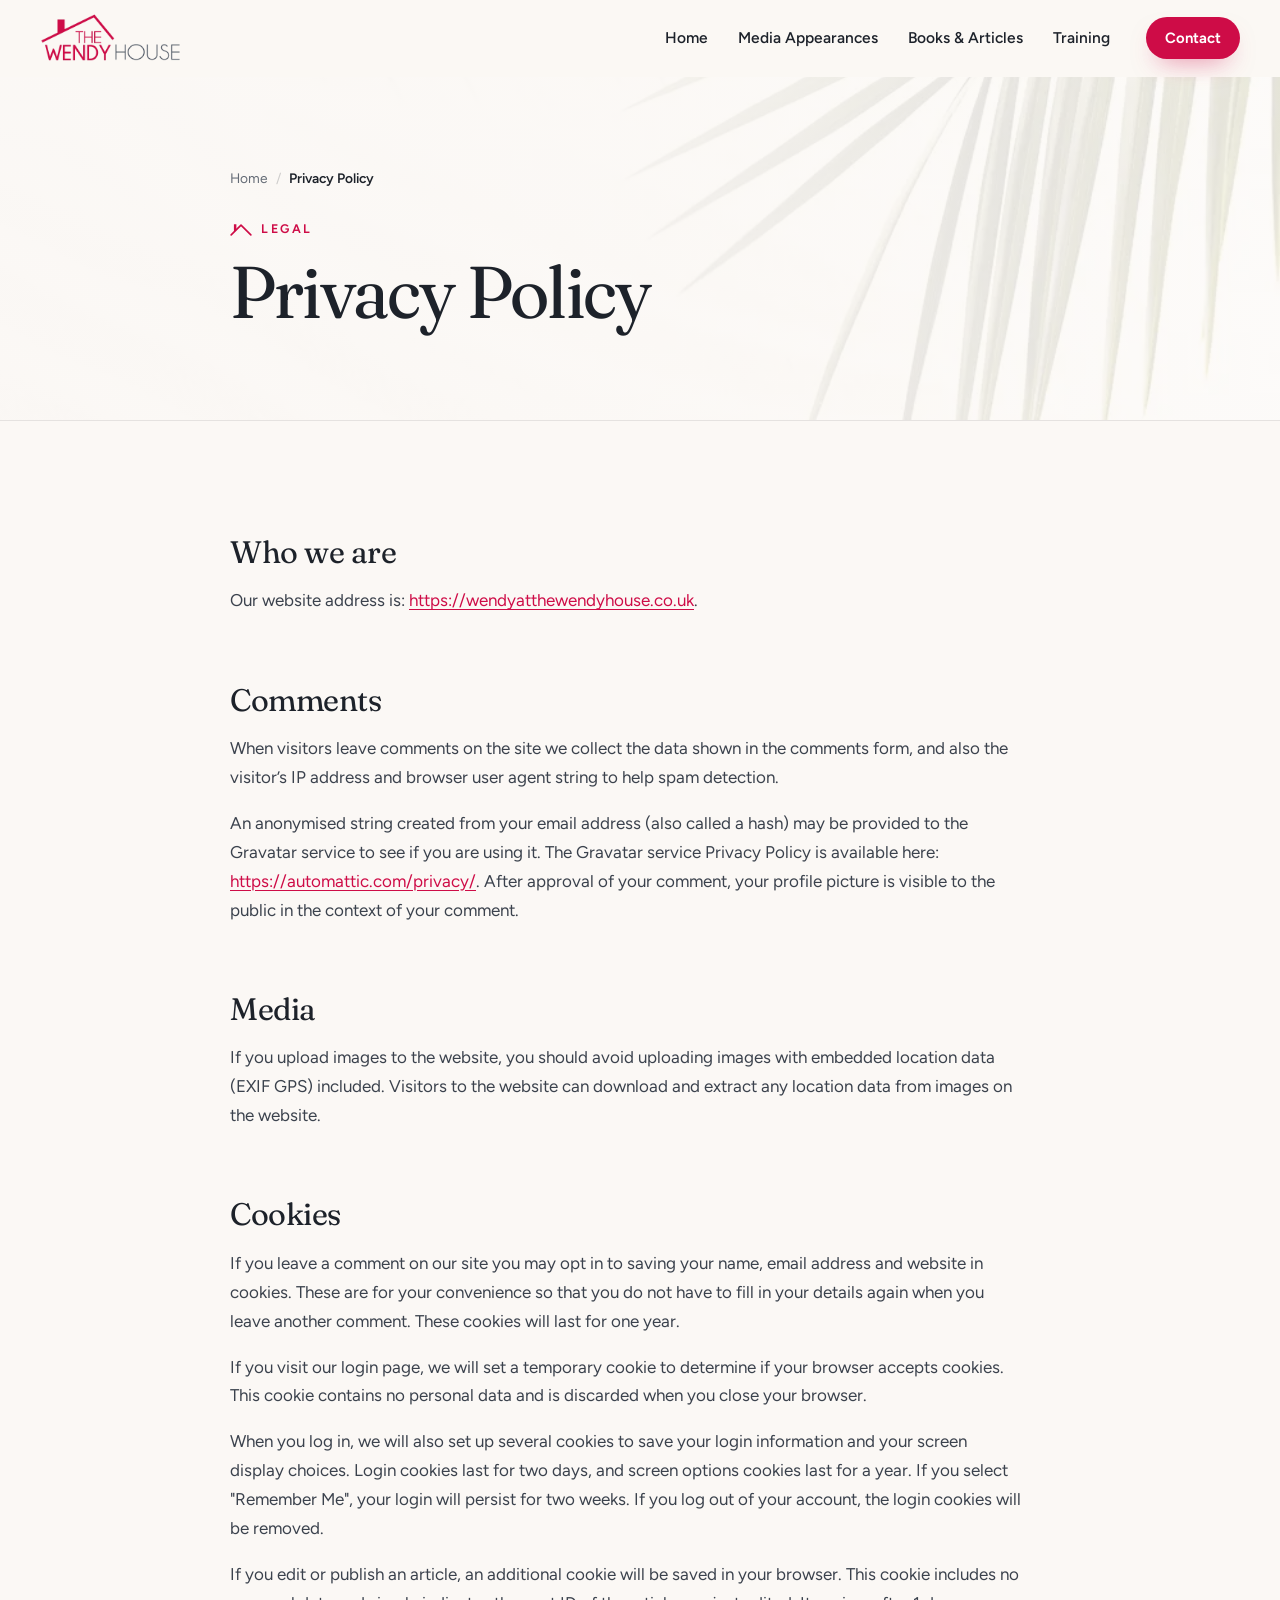
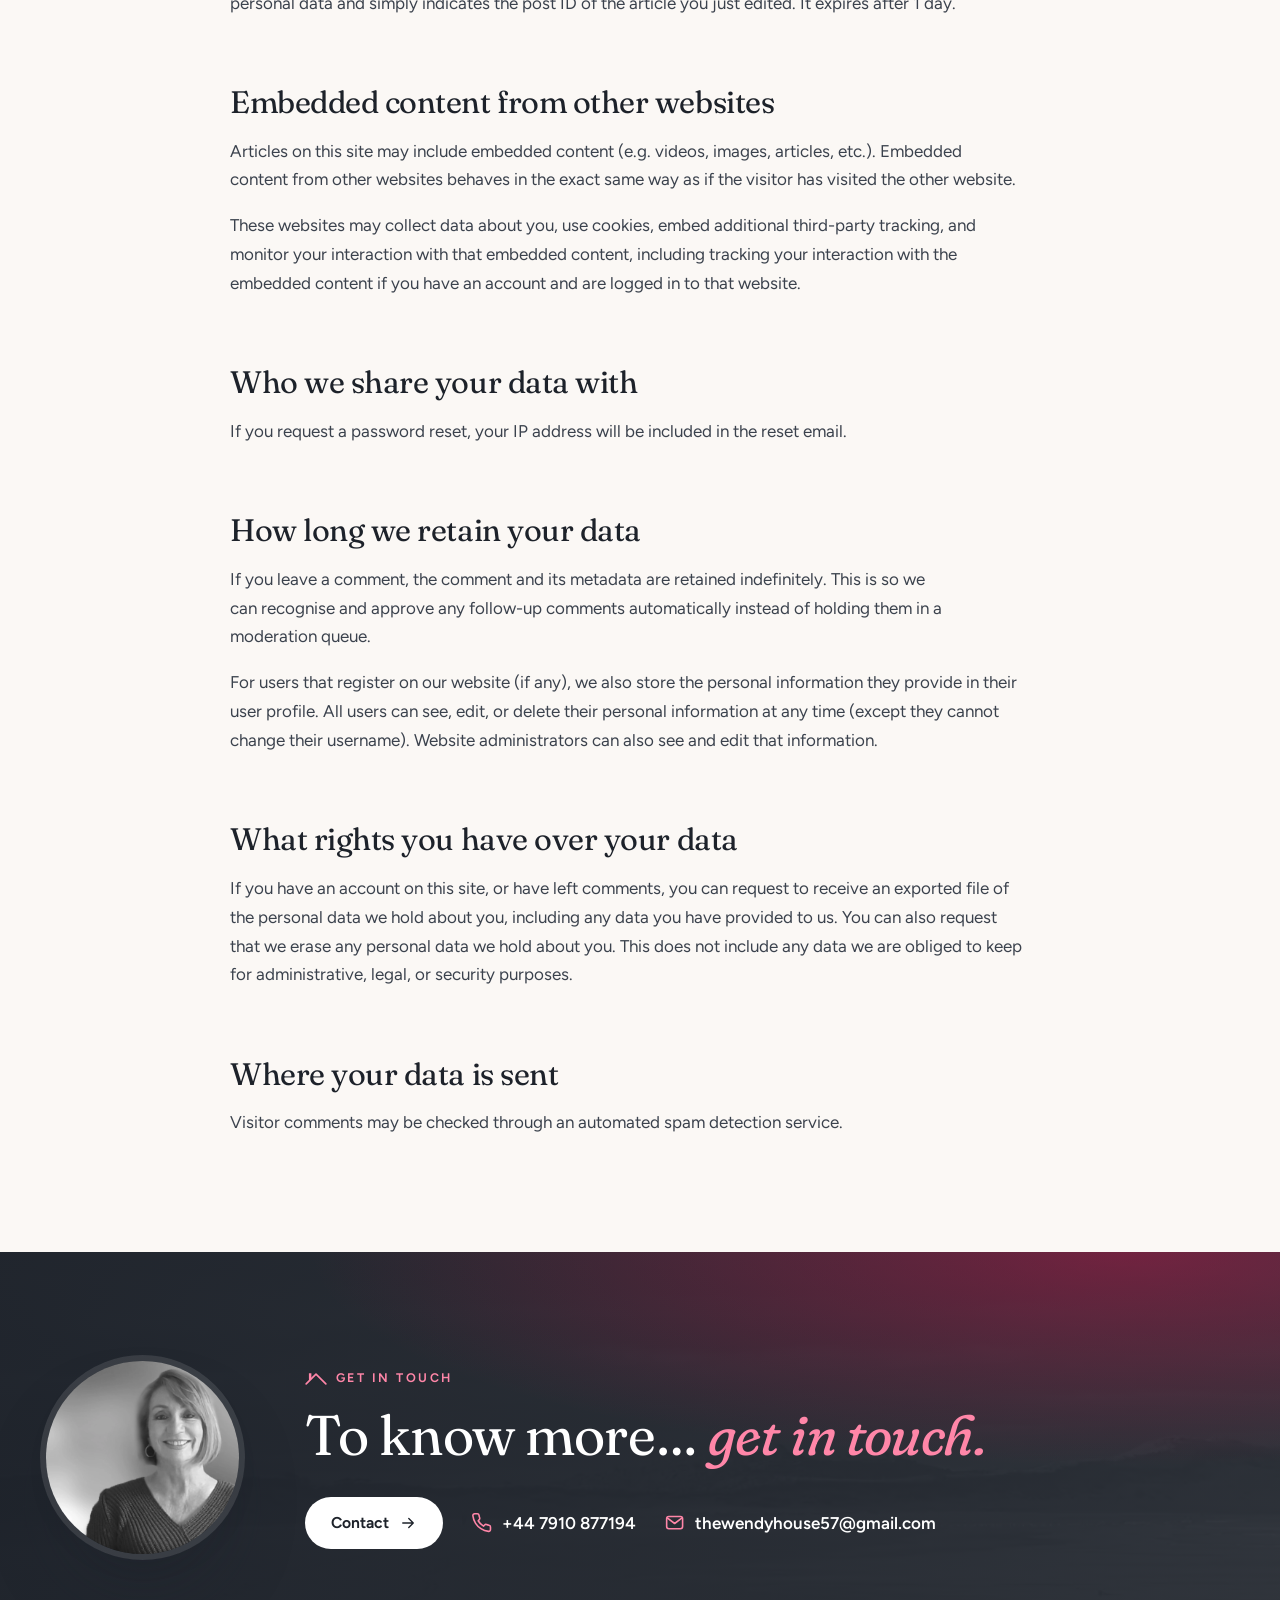
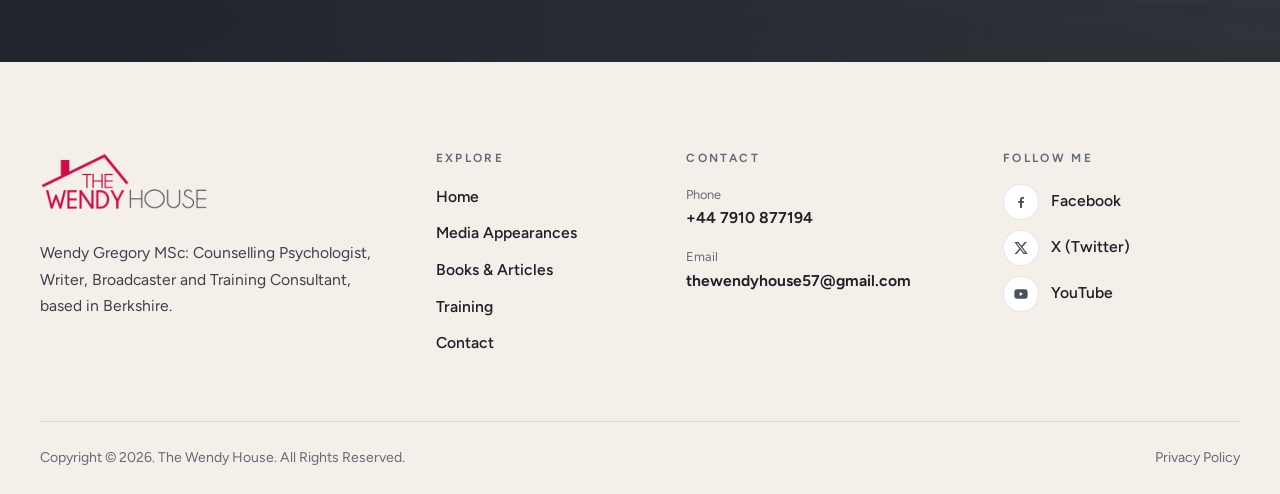
<file: privacy-policy.html>
<!doctype html>
<html lang="en-GB">
<head>
  <meta charset="utf-8">
  <meta name="viewport" content="width=device-width, initial-scale=1">
  <meta name="robots" content="noindex">  <!-- review copy -->
  <title>Privacy Policy | The Wendy House</title>
  <meta name="description" content="Privacy policy for The Wendy House, the website of Wendy Gregory MSc.">
  <link rel="canonical" href="https://blissolicpy.github.io/wendy/privacy-policy.html">
  <meta name="theme-color" content="#fbf8f5">
  <meta property="og:type" content="website">
  <meta property="og:site_name" content="The Wendy House">
  <meta property="og:locale" content="en_GB">
  <meta property="og:title" content="Privacy Policy | The Wendy House">
  <meta property="og:description" content="Privacy policy for The Wendy House, the website of Wendy Gregory MSc.">
  <meta property="og:url" content="https://blissolicpy.github.io/wendy/privacy-policy.html">
  <meta property="og:image" content="https://blissolicpy.github.io/wendy/assets/img/og-wendy-gregory.jpg">
  <meta property="og:image:width" content="800">
  <meta property="og:image:height" content="530">
  <meta property="og:image:alt" content="Wendy Gregory">
  <meta name="twitter:card" content="summary_large_image">
  <link rel="icon" href="assets/img/cropped-logofav-32x32.png" sizes="32x32">
  <link rel="icon" href="assets/img/cropped-logofav-192x192.png" sizes="192x192">
  <link rel="apple-touch-icon" href="assets/img/cropped-logofav-180x180.png">
  <link rel="manifest" href="site.webmanifest">
  <link rel="preload" href="assets/fonts/fraunces-normal-latin.woff2" as="font" type="font/woff2" crossorigin>
  <link rel="preload" href="assets/fonts/figtree-normal-latin.woff2" as="font" type="font/woff2" crossorigin>
  <link rel="stylesheet" href="assets/css/fonts.css?v=69ecedb7d2">
  <link rel="stylesheet" href="assets/css/styles.css?v=fbbf0960fb">
  <script>document.documentElement.classList.add('js');</script>
</head>
<body>
  <a class="skip-link" href="#main">Skip to content</a>

  <!-- ===== Header (identical on every page; only aria-current moves) ===== -->
  <header class="site-header" data-header>
    <div class="container site-header__inner">
      <a class="brand" href="index.html"><img src="assets/img/wendyhouse-logo.webp" alt="The Wendy House" width="380" height="140"></a>
      <nav class="nav" aria-label="Main">
        <ul class="nav__list">
          <li><a href="index.html">Home</a></li>
          <li><a href="media-appearances.html">Media Appearances</a></li>
          <li><a href="books-and-articles.html">Books &amp; Articles</a></li>
          <li><a href="training.html">Training</a></li>
        </ul>
        <a class="btn btn--primary btn--sm" href="contact.html">Contact</a>
      </nav>
      <button class="nav-toggle" type="button" aria-expanded="false" aria-controls="mobile-menu" aria-label="Open menu">
        <svg class="icon" viewBox="0 0 24 24" aria-hidden="true"><path d="M4 7h16M4 12h16M4 17h11"/></svg>
      </button>
    </div>
  </header>

  <div class="mobile-menu" id="mobile-menu" aria-hidden="true">
    <div class="mobile-menu__top">
      <a class="brand" href="index.html"><img src="assets/img/wendyhouse-logo.webp" alt="The Wendy House" width="380" height="140"></a>
      <button class="nav-toggle" type="button" data-menu-close aria-label="Close menu">
        <svg class="icon" viewBox="0 0 24 24" aria-hidden="true"><path d="M6 6l12 12M18 6 6 18"/></svg>
      </button>
    </div>
    <nav aria-label="Mobile">
      <ul class="mobile-menu__list">
        <li><a href="index.html">Home <svg class="icon" viewBox="0 0 24 24" aria-hidden="true"><path d="M5 12h14M13 6l6 6-6 6"/></svg></a></li>
        <li><a href="media-appearances.html">Media Appearances <svg class="icon" viewBox="0 0 24 24" aria-hidden="true"><path d="M5 12h14M13 6l6 6-6 6"/></svg></a></li>
        <li><a href="books-and-articles.html">Books &amp; Articles <svg class="icon" viewBox="0 0 24 24" aria-hidden="true"><path d="M5 12h14M13 6l6 6-6 6"/></svg></a></li>
        <li><a href="training.html">Training <svg class="icon" viewBox="0 0 24 24" aria-hidden="true"><path d="M5 12h14M13 6l6 6-6 6"/></svg></a></li>
        <li><a href="contact.html">Contact <svg class="icon" viewBox="0 0 24 24" aria-hidden="true"><path d="M5 12h14M13 6l6 6-6 6"/></svg></a></li>
      </ul>
    </nav>
    <div class="mobile-menu__foot">
      <a href="tel:+447910877194"><svg class="icon" viewBox="0 0 24 24" aria-hidden="true"><path d="M22 16.9v3a2 2 0 0 1-2.18 2 19.8 19.8 0 0 1-8.63-3.07 19.5 19.5 0 0 1-6-6A19.8 19.8 0 0 1 2.1 4.18 2 2 0 0 1 4.1 2h3a2 2 0 0 1 2 1.72c.13.96.36 1.9.7 2.81a2 2 0 0 1-.45 2.11L8.1 9.9a16 16 0 0 0 6 6l1.27-1.27a2 2 0 0 1 2.11-.45c.9.34 1.85.57 2.81.7A2 2 0 0 1 22 16.9z"/></svg>+44 7910 877194</a>
      <a href="mailto:thewendyhouse57@gmail.com"><svg class="icon" viewBox="0 0 24 24" aria-hidden="true"><rect x="3" y="5" width="18" height="14" rx="2.5"/><path d="m4 7 8 6 8-6"/></svg>thewendyhouse57@gmail.com</a>
      <a class="btn btn--primary" href="contact.html">Get in touch</a>
    </div>
  </div>

  <main id="main">
    <!-- ===== Page hero ===== -->
    <header class="page-hero">
      <img class="page-hero__bg" src="assets/img/BG.webp" alt="" aria-hidden="true" width="1000" height="700">
      <div class="container container--narrow">
        <nav class="reveal" aria-label="Breadcrumb">
          <ol class="breadcrumb">
            <li><a href="index.html">Home</a></li>
            <li><span aria-current="page">Privacy Policy</span></li>
          </ol>
        </nav>
        <p class="eyebrow reveal" style="--d:.06s">Legal</p>
        <h1 class="reveal" style="--d:.12s">Privacy Policy</h1>
      </div>
    </header>

    <!-- ===== Policy ===== -->
    <section class="section" aria-label="Privacy policy">
      <div class="container container--narrow">
        <div class="prose reveal">
          <h2>Who we are</h2>
          <p>Our website address is: <a href="https://wendyatthewendyhouse.co.uk/">https://wendyatthewendyhouse.co.uk</a>.</p>

          <h2>Comments</h2>
          <p>When visitors leave comments on the site we collect the data shown in the comments form, and also the visitor’s IP address and browser user agent string to help spam detection.</p>
          <p>An anonymised string created from your email address (also called a hash) may be provided to the Gravatar service to see if you are using it. The Gravatar service Privacy Policy is available here: <a href="https://automattic.com/privacy/" target="_blank" rel="noopener">https://automattic.com/privacy/</a>. After approval of your comment, your profile picture is visible to the public in the context of your comment.</p>

          <h2>Media</h2>
          <p>If you upload images to the website, you should avoid uploading images with embedded location data (EXIF GPS) included. Visitors to the website can download and extract any location data from images on the website.</p>

          <h2>Cookies</h2>
          <p>If you leave a comment on our site you may opt in to saving your name, email address and website in cookies. These are for your convenience so that you do not have to fill in your details again when you leave another comment. These cookies will last for one year.</p>
          <p>If you visit our login page, we will set a temporary cookie to determine if your browser accepts cookies. This cookie contains no personal data and is discarded when you close your browser.</p>
          <p>When you log in, we will also set up several cookies to save your login information and your screen display choices. Login cookies last for two days, and screen options cookies last for a year. If you select "Remember Me", your login will persist for two weeks. If you log out of your account, the login cookies will be removed.</p>
          <p>If you edit or publish an article, an additional cookie will be saved in your browser. This cookie includes no personal data and simply indicates the post ID of the article you just edited. It expires after 1 day.</p>

          <h2>Embedded content from other websites</h2>
          <p>Articles on this site may include embedded content (e.g. videos, images, articles, etc.). Embedded content from other websites behaves in the exact same way as if the visitor has visited the other website.</p>
          <p>These websites may collect data about you, use cookies, embed additional third-party tracking, and monitor your interaction with that embedded content, including tracking your interaction with the embedded content if you have an account and are logged in to that website.</p>

          <h2>Who we share your data with</h2>
          <p>If you request a password reset, your IP address will be included in the reset email.</p>

          <h2>How long we retain your data</h2>
          <p>If you leave a comment, the comment and its metadata are retained indefinitely. This is so we can recognise and approve any follow-up comments automatically instead of holding them in a moderation queue.</p>
          <p>For users that register on our website (if any), we also store the personal information they provide in their user profile. All users can see, edit, or delete their personal information at any time (except they cannot change their username). Website administrators can also see and edit that information.</p>

          <h2>What rights you have over your data</h2>
          <p>If you have an account on this site, or have left comments, you can request to receive an exported file of the personal data we hold about you, including any data you have provided to us. You can also request that we erase any personal data we hold about you. This does not include any data we are obliged to keep for administrative, legal, or security purposes.</p>

          <h2>Where your data is sent</h2>
          <p>Visitor comments may be checked through an automated spam detection service.</p>
        </div>
      </div>
    </section>

    <!-- ===== CTA band (every page except Contact) ===== -->
    <section class="cta-band" aria-labelledby="cta-title">
      <img class="cta-band__bg" src="assets/img/bg5.webp" alt="" aria-hidden="true" width="1000" height="700" loading="lazy">
      <div class="container cta-band__inner">
        <img class="cta-band__portrait reveal" src="assets/img/Wendy-Gregory-BK.webp" alt="Wendy Gregory" width="800" height="530" loading="lazy">
        <div class="reveal">
          <p class="eyebrow">Get in touch</p>
          <h2 id="cta-title">To know more… <em>get in touch.</em></h2>
          <div class="cta-band__actions">
            <a class="btn btn--light" href="contact.html">Contact
              <svg class="icon" viewBox="0 0 24 24" aria-hidden="true"><path d="M5 12h14M13 6l6 6-6 6"/></svg></a>
            <a class="cta-link" href="tel:+447910877194"><svg class="icon" viewBox="0 0 24 24" aria-hidden="true"><path d="M22 16.9v3a2 2 0 0 1-2.18 2 19.8 19.8 0 0 1-8.63-3.07 19.5 19.5 0 0 1-6-6A19.8 19.8 0 0 1 2.1 4.18 2 2 0 0 1 4.1 2h3a2 2 0 0 1 2 1.72c.13.96.36 1.9.7 2.81a2 2 0 0 1-.45 2.11L8.1 9.9a16 16 0 0 0 6 6l1.27-1.27a2 2 0 0 1 2.11-.45c.9.34 1.85.57 2.81.7A2 2 0 0 1 22 16.9z"/></svg>+44 7910 877194</a>
            <a class="cta-link" href="mailto:thewendyhouse57@gmail.com"><svg class="icon" viewBox="0 0 24 24" aria-hidden="true"><rect x="3" y="5" width="18" height="14" rx="2.5"/><path d="m4 7 8 6 8-6"/></svg>thewendyhouse57@gmail.com</a>
          </div>
        </div>
      </div>
    </section>
  </main>

  <!-- ===== Footer (identical on every page) ===== -->
  <footer class="site-footer">
    <div class="container">
      <div class="footer-grid">
        <div class="footer-brand">
          <a class="brand" href="index.html"><img src="assets/img/wendyhouse-logo.webp" alt="The Wendy House" width="380" height="140" loading="lazy"></a>
          <p>Wendy Gregory MSc: Counselling Psychologist, Writer, Broadcaster and Training Consultant, based in Berkshire.</p>
        </div>
        <nav aria-label="Footer">
          <h2 class="footer-title">Explore</h2>
          <ul class="footer-links">
            <li><a href="index.html">Home</a></li>
            <li><a href="media-appearances.html">Media Appearances</a></li>
            <li><a href="books-and-articles.html">Books &amp; Articles</a></li>
            <li><a href="training.html">Training</a></li>
            <li><a href="contact.html">Contact</a></li>
          </ul>
        </nav>
        <div>
          <h2 class="footer-title">Contact</h2>
          <ul class="footer-contact">
            <li><span>Phone</span><a href="tel:+447910877194">+44 7910 877194</a></li>
            <li><span>Email</span><a href="mailto:thewendyhouse57@gmail.com">thewendyhouse57@gmail.com</a></li>
          </ul>
        </div>
        <div>
          <h2 class="footer-title">Follow Me</h2>
          <ul class="footer-social">
            <li><a href="https://www.facebook.com/p/The-Wendy-House-100039844674870" target="_blank" rel="noopener"><span class="icon-wrap"><svg class="icon icon--fill" viewBox="0 0 24 24" aria-hidden="true"><path d="M13.5 21v-7.5h2.53l.38-2.94H13.5V8.69c0-.85.24-1.43 1.46-1.43h1.56V4.63a20.9 20.9 0 0 0-2.27-.12c-2.25 0-3.79 1.37-3.79 3.9v2.15H7.91v2.94h2.55V21h3.04z"/></svg></span>Facebook</a></li>
            <li><a href="https://twitter.com/thewendyhouse57?lang=en" target="_blank" rel="noopener"><span class="icon-wrap"><svg class="icon icon--fill" viewBox="0 0 24 24" aria-hidden="true"><path d="M17.75 3h3.07l-6.7 7.66L22 21h-6.17l-4.83-6.32L5.47 21H2.4l7.17-8.2L2 3h6.33l4.37 5.78L17.75 3zm-1.08 16.2h1.7L7.4 4.73H5.58L16.67 19.2z"/></svg></span>X (Twitter)</a></li>
            <li><a href="https://www.youtube.com/@thewendyhouse1904" target="_blank" rel="noopener"><span class="icon-wrap"><svg class="icon icon--fill" viewBox="0 0 24 24" aria-hidden="true"><path d="M21.6 7.2a2.5 2.5 0 0 0-1.77-1.77C18.27 5 12 5 12 5s-6.27 0-7.83.43A2.5 2.5 0 0 0 2.4 7.2 26 26 0 0 0 2 12a26 26 0 0 0 .4 4.8 2.5 2.5 0 0 0 1.77 1.77C5.73 19 12 19 12 19s6.27 0 7.83-.43a2.5 2.5 0 0 0 1.77-1.77A26 26 0 0 0 22 12a26 26 0 0 0-.4-4.8zM10 15V9l5.2 3L10 15z"/></svg></span>YouTube</a></li>
          </ul>
        </div>
      </div>
      <div class="footer-bottom">
        <p>Copyright © <span data-year>2026</span>. The Wendy House. All Rights Reserved.</p>
        <p><a href="privacy-policy.html">Privacy Policy</a></p>
      </div>
    </div>
  </footer>

  <script src="assets/js/main.js?v=50f7e786ee" defer></script>
</body>
</html>
</file>
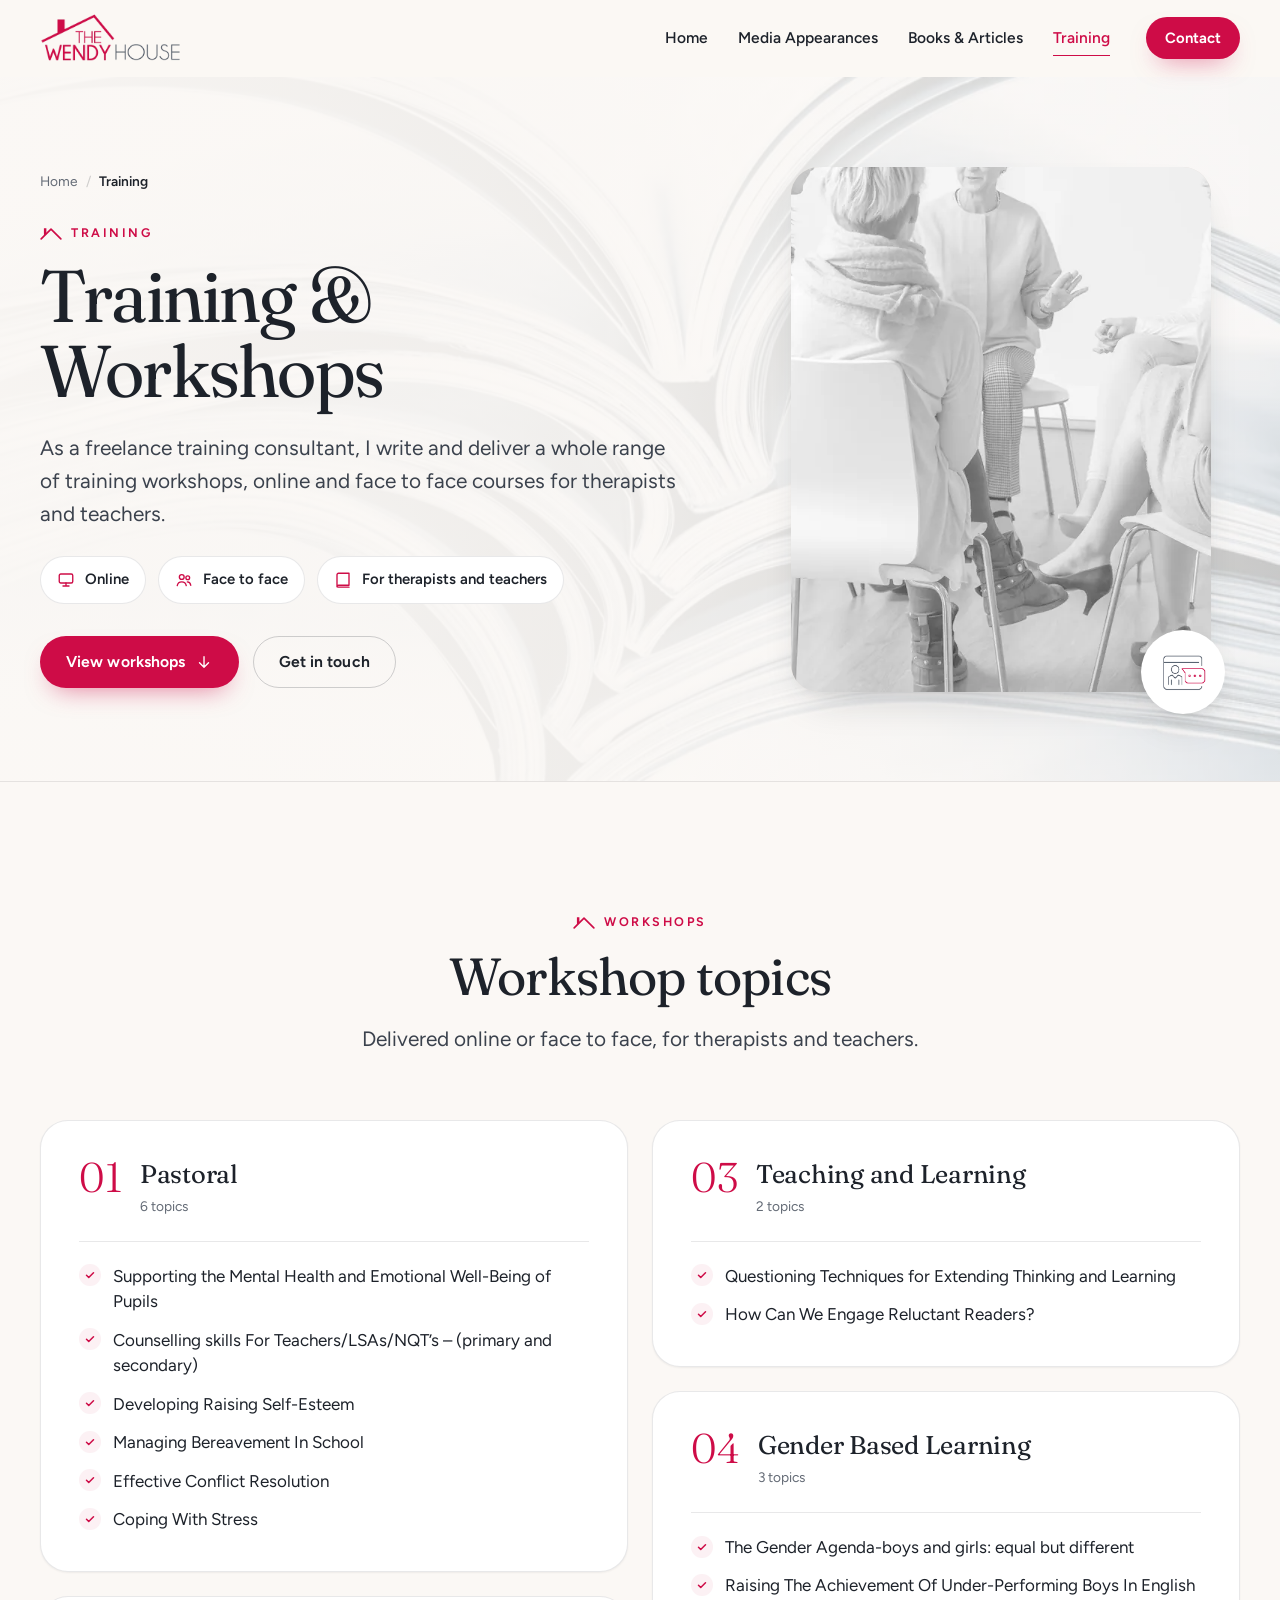
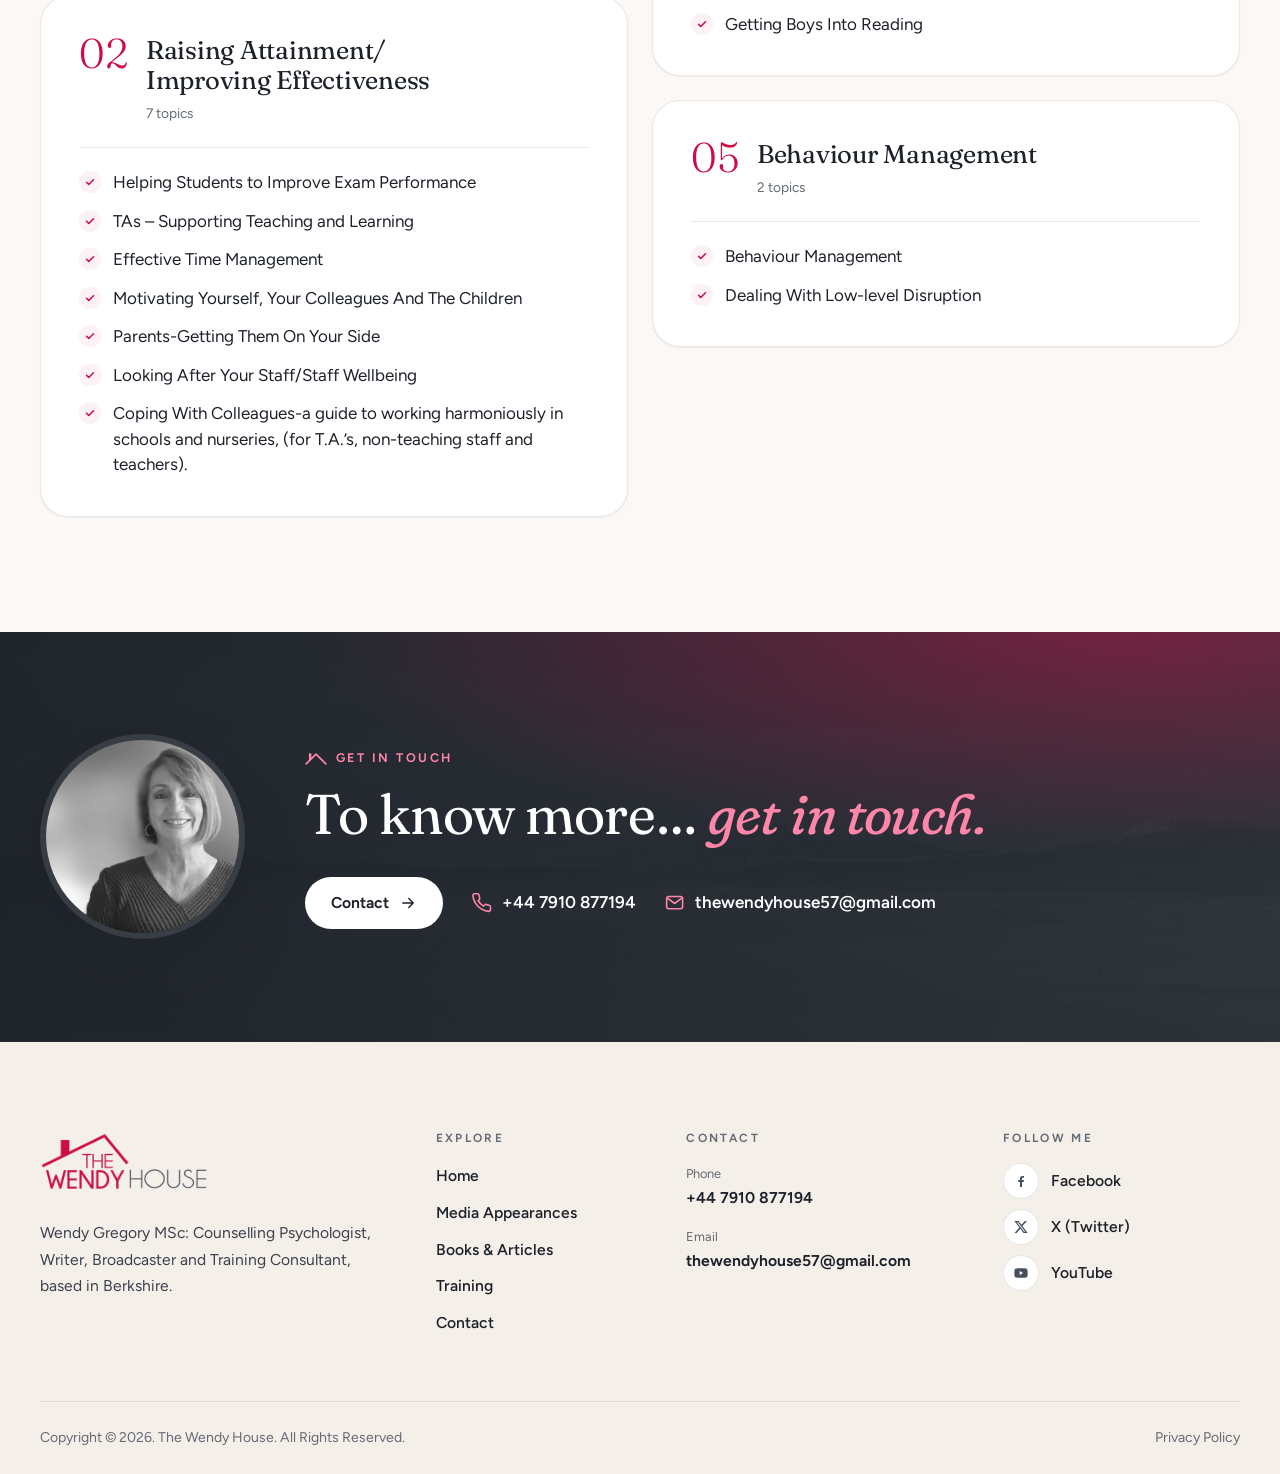
<file: training.html>
<!doctype html>
<html lang="en-GB">
<head>
  <meta charset="utf-8">
  <meta name="viewport" content="width=device-width, initial-scale=1">
  <meta name="robots" content="noindex">  <!-- review copy -->
  <title>Training &amp; Workshops | Wendy Gregory MSc | The Wendy House</title>
  <meta name="description" content="Training workshops and courses for teachers, schools and therapists by freelance training consultant Wendy Gregory MSc: pastoral care, raising attainment, teaching and learning, gender based learning and behaviour management.">
  <link rel="canonical" href="https://blissolicpy.github.io/wendy/training.html">
  <meta name="theme-color" content="#fbf8f5">
  <meta property="og:type" content="website">
  <meta property="og:site_name" content="The Wendy House">
  <meta property="og:locale" content="en_GB">
  <meta property="og:title" content="Training &amp; Workshops | Wendy Gregory MSc | The Wendy House">
  <meta property="og:description" content="Training workshops and courses for teachers, schools and therapists by freelance training consultant Wendy Gregory MSc: pastoral care, raising attainment, teaching and learning, gender based learning and behaviour management.">
  <meta property="og:url" content="https://blissolicpy.github.io/wendy/training.html">
  <meta property="og:image" content="https://blissolicpy.github.io/wendy/assets/img/og-wendy-gregory.jpg">
  <meta property="og:image:width" content="800">
  <meta property="og:image:height" content="530">
  <meta property="og:image:alt" content="Wendy Gregory">
  <meta name="twitter:card" content="summary_large_image">
  <link rel="icon" href="assets/img/cropped-logofav-32x32.png" sizes="32x32">
  <link rel="icon" href="assets/img/cropped-logofav-192x192.png" sizes="192x192">
  <link rel="apple-touch-icon" href="assets/img/cropped-logofav-180x180.png">
  <link rel="manifest" href="site.webmanifest">
  <link rel="preload" href="assets/fonts/fraunces-normal-latin.woff2" as="font" type="font/woff2" crossorigin>
  <link rel="preload" href="assets/fonts/figtree-normal-latin.woff2" as="font" type="font/woff2" crossorigin>
  <link rel="stylesheet" href="assets/css/fonts.css?v=69ecedb7d2">
  <link rel="stylesheet" href="assets/css/styles.css?v=fbbf0960fb">
  <script>document.documentElement.classList.add('js');</script>
</head>
<body>
  <a class="skip-link" href="#main">Skip to content</a>

  <!-- ===== Header (identical on every page; only aria-current moves) ===== -->
  <header class="site-header" data-header>
    <div class="container site-header__inner">
      <a class="brand" href="index.html"><img src="assets/img/wendyhouse-logo.webp" alt="The Wendy House" width="380" height="140"></a>
      <nav class="nav" aria-label="Main">
        <ul class="nav__list">
          <li><a href="index.html">Home</a></li>
          <li><a href="media-appearances.html">Media Appearances</a></li>
          <li><a href="books-and-articles.html">Books &amp; Articles</a></li>
          <li><a href="training.html" aria-current="page">Training</a></li>
        </ul>
        <a class="btn btn--primary btn--sm" href="contact.html">Contact</a>
      </nav>
      <button class="nav-toggle" type="button" aria-expanded="false" aria-controls="mobile-menu" aria-label="Open menu">
        <svg class="icon" viewBox="0 0 24 24" aria-hidden="true"><path d="M4 7h16M4 12h16M4 17h11"/></svg>
      </button>
    </div>
  </header>

  <div class="mobile-menu" id="mobile-menu" aria-hidden="true">
    <div class="mobile-menu__top">
      <a class="brand" href="index.html"><img src="assets/img/wendyhouse-logo.webp" alt="The Wendy House" width="380" height="140"></a>
      <button class="nav-toggle" type="button" data-menu-close aria-label="Close menu">
        <svg class="icon" viewBox="0 0 24 24" aria-hidden="true"><path d="M6 6l12 12M18 6 6 18"/></svg>
      </button>
    </div>
    <nav aria-label="Mobile">
      <ul class="mobile-menu__list">
        <li><a href="index.html">Home <svg class="icon" viewBox="0 0 24 24" aria-hidden="true"><path d="M5 12h14M13 6l6 6-6 6"/></svg></a></li>
        <li><a href="media-appearances.html">Media Appearances <svg class="icon" viewBox="0 0 24 24" aria-hidden="true"><path d="M5 12h14M13 6l6 6-6 6"/></svg></a></li>
        <li><a href="books-and-articles.html">Books &amp; Articles <svg class="icon" viewBox="0 0 24 24" aria-hidden="true"><path d="M5 12h14M13 6l6 6-6 6"/></svg></a></li>
        <li><a href="training.html" aria-current="page">Training <svg class="icon" viewBox="0 0 24 24" aria-hidden="true"><path d="M5 12h14M13 6l6 6-6 6"/></svg></a></li>
        <li><a href="contact.html">Contact <svg class="icon" viewBox="0 0 24 24" aria-hidden="true"><path d="M5 12h14M13 6l6 6-6 6"/></svg></a></li>
      </ul>
    </nav>
    <div class="mobile-menu__foot">
      <a href="tel:+447910877194"><svg class="icon" viewBox="0 0 24 24" aria-hidden="true"><path d="M22 16.9v3a2 2 0 0 1-2.18 2 19.8 19.8 0 0 1-8.63-3.07 19.5 19.5 0 0 1-6-6A19.8 19.8 0 0 1 2.1 4.18 2 2 0 0 1 4.1 2h3a2 2 0 0 1 2 1.72c.13.96.36 1.9.7 2.81a2 2 0 0 1-.45 2.11L8.1 9.9a16 16 0 0 0 6 6l1.27-1.27a2 2 0 0 1 2.11-.45c.9.34 1.85.57 2.81.7A2 2 0 0 1 22 16.9z"/></svg>+44 7910 877194</a>
      <a href="mailto:thewendyhouse57@gmail.com"><svg class="icon" viewBox="0 0 24 24" aria-hidden="true"><rect x="3" y="5" width="18" height="14" rx="2.5"/><path d="m4 7 8 6 8-6"/></svg>thewendyhouse57@gmail.com</a>
      <a class="btn btn--primary" href="contact.html">Get in touch</a>
    </div>
  </div>

  <main id="main">
    <!-- ===== Page hero ===== -->
    <header class="page-hero page-hero--split">
      <img class="page-hero__bg" src="assets/img/BG-2.webp" alt="" aria-hidden="true" width="1000" height="700">
      <div class="container page-hero__grid">
        <div>
          <nav class="reveal" aria-label="Breadcrumb">
            <ol class="breadcrumb">
              <li><a href="index.html">Home</a></li>
              <li><span aria-current="page">Training</span></li>
            </ol>
          </nav>
          <p class="eyebrow reveal" style="--d:.06s">Training</p>
          <h1 class="reveal" style="--d:.12s">Training &amp; Workshops</h1>
          <p class="lead reveal" style="--d:.18s">As a freelance training consultant, I write and deliver a whole range of training workshops, online and face to face courses for therapists and teachers.</p>
          <ul class="format-list reveal" style="--d:.24s" aria-label="Formats and audience">
            <li><svg class="icon" viewBox="0 0 24 24" aria-hidden="true"><rect x="3" y="4" width="18" height="12" rx="2"/><path d="M8 20h8M12 16v4"/></svg>Online</li>
            <li><svg class="icon" viewBox="0 0 24 24" aria-hidden="true"><circle cx="9" cy="8" r="3.2"/><path d="M3 19.5c.6-3.2 3-5 6-5s5.4 1.8 6 5"/><circle cx="17" cy="9" r="2.5"/><path d="M16.5 14.6c2.3.2 4 1.7 4.5 4.4"/></svg>Face to face</li>
            <li><svg class="icon" viewBox="0 0 24 24" aria-hidden="true"><path d="M4 19.5V5a2 2 0 0 1 2-2h14v16H6a2 2 0 0 0-2 2zm0 0A2 2 0 0 0 6 21.5h14"/></svg>For therapists and teachers</li>
          </ul>
          <div class="btn-row reveal" style="--d:.3s">
            <a class="btn btn--primary" href="#workshops">View workshops
              <svg class="icon" viewBox="0 0 24 24" aria-hidden="true" style="transform:rotate(90deg)"><path d="M5 12h14M13 6l6 6-6 6"/></svg></a>
            <a class="btn btn--ghost" href="contact.html">Get in touch</a>
          </div>
        </div>
        <div class="page-hero__media reveal" style="--d:.12s">
          <div class="feature__media">
            <div class="frame frame--4x5"><img src="assets/img/training.webp" alt="A training group seated in a circle" width="1000" height="700" fetchpriority="high" style="object-position:42% 50%"></div>
            <span class="icon-badge"><img src="assets/img/train-icon.webp" alt="" width="350" height="350"></span>
          </div>
        </div>
      </div>
    </header>

    <!-- ===== Workshops ===== -->
    <section class="section" id="workshops" aria-labelledby="workshops-title">
      <div class="container">
        <div class="section-head section-head--center reveal">
          <p class="eyebrow">Workshops</p>
          <h2 id="workshops-title">Workshop topics</h2>
          <p class="lead">Delivered online or face to face, for therapists and teachers.</p>
        </div>

        <!-- From 820px these sit in two CSS columns, read down column 1 then column 2, so no --d stagger -->
        <div class="training-grid training-grid--masonry">
          <article class="training-card reveal" aria-labelledby="topic-pastoral">
            <div class="training-card__head"><span class="training-card__num" aria-hidden="true">01</span><div><h3 class="training-card__title" id="topic-pastoral">Pastoral</h3><p class="training-card__count">6 topics</p></div></div>
            <ul class="check-list">
              <li>Supporting the Mental Health and Emotional Well-Being of Pupils</li>
              <li>Counselling skills For Teachers/LSAs/NQT’s – (primary and secondary)</li>
              <li>Developing Raising Self-Esteem</li>
              <li>Managing Bereavement In School</li>
              <li>Effective Conflict Resolution</li>
              <li>Coping With Stress</li>
            </ul>
          </article>

          <article class="training-card reveal" aria-labelledby="topic-attainment">
            <div class="training-card__head"><span class="training-card__num" aria-hidden="true">02</span><div><h3 class="training-card__title" id="topic-attainment">Raising Attainment/<wbr>Improving Effectiveness</h3><p class="training-card__count">7 topics</p></div></div>
            <ul class="check-list">
              <li>Helping Students to Improve Exam Performance</li>
              <li>TAs – Supporting Teaching and Learning</li>
              <li>Effective Time Management</li>
              <li>Motivating Yourself, Your Colleagues And The Children</li>
              <li>Parents-Getting Them On Your Side</li>
              <li>Looking After Your Staff/Staff Wellbeing</li>
              <li>Coping With Colleagues-a guide to working harmoniously in schools and nurseries, (for T.A.’s, non-teaching staff and teachers).</li>
            </ul>
          </article>

          <article class="training-card reveal" aria-labelledby="topic-teaching">
            <div class="training-card__head"><span class="training-card__num" aria-hidden="true">03</span><div><h3 class="training-card__title" id="topic-teaching">Teaching and Learning</h3><p class="training-card__count">2 topics</p></div></div>
            <ul class="check-list">
              <li>Questioning Techniques for Extending Thinking and Learning</li>
              <li>How Can We Engage Reluctant Readers?</li>
            </ul>
          </article>

          <article class="training-card reveal" aria-labelledby="topic-gender">
            <div class="training-card__head"><span class="training-card__num" aria-hidden="true">04</span><div><h3 class="training-card__title" id="topic-gender">Gender Based Learning</h3><p class="training-card__count">3 topics</p></div></div>
            <ul class="check-list">
              <li>The Gender Agenda-boys and girls: equal but different</li>
              <li>Raising The Achievement Of Under-Performing Boys In English</li>
              <li>Getting Boys Into Reading</li>
            </ul>
          </article>

          <article class="training-card reveal" aria-labelledby="topic-behaviour">
            <div class="training-card__head"><span class="training-card__num" aria-hidden="true">05</span><div><h3 class="training-card__title" id="topic-behaviour">Behaviour Management</h3><p class="training-card__count">2 topics</p></div></div>
            <ul class="check-list">
              <li>Behaviour Management</li>
              <li>Dealing With Low-level Disruption</li>
            </ul>
          </article>
        </div>
      </div>
    </section>

    <!-- ===== CTA band (every page except Contact) ===== -->
    <section class="cta-band" aria-labelledby="cta-title">
      <img class="cta-band__bg" src="assets/img/bg5.webp" alt="" aria-hidden="true" width="1000" height="700" loading="lazy">
      <div class="container cta-band__inner">
        <img class="cta-band__portrait reveal" src="assets/img/Wendy-Gregory-BK.webp" alt="Wendy Gregory" width="800" height="530" loading="lazy">
        <div class="reveal">
          <p class="eyebrow">Get in touch</p>
          <h2 id="cta-title">To know more… <em>get in touch.</em></h2>
          <div class="cta-band__actions">
            <a class="btn btn--light" href="contact.html">Contact
              <svg class="icon" viewBox="0 0 24 24" aria-hidden="true"><path d="M5 12h14M13 6l6 6-6 6"/></svg></a>
            <a class="cta-link" href="tel:+447910877194"><svg class="icon" viewBox="0 0 24 24" aria-hidden="true"><path d="M22 16.9v3a2 2 0 0 1-2.18 2 19.8 19.8 0 0 1-8.63-3.07 19.5 19.5 0 0 1-6-6A19.8 19.8 0 0 1 2.1 4.18 2 2 0 0 1 4.1 2h3a2 2 0 0 1 2 1.72c.13.96.36 1.9.7 2.81a2 2 0 0 1-.45 2.11L8.1 9.9a16 16 0 0 0 6 6l1.27-1.27a2 2 0 0 1 2.11-.45c.9.34 1.85.57 2.81.7A2 2 0 0 1 22 16.9z"/></svg>+44 7910 877194</a>
            <a class="cta-link" href="mailto:thewendyhouse57@gmail.com"><svg class="icon" viewBox="0 0 24 24" aria-hidden="true"><rect x="3" y="5" width="18" height="14" rx="2.5"/><path d="m4 7 8 6 8-6"/></svg>thewendyhouse57@gmail.com</a>
          </div>
        </div>
      </div>
    </section>
  </main>

  <!-- ===== Footer (identical on every page) ===== -->
  <footer class="site-footer">
    <div class="container">
      <div class="footer-grid">
        <div class="footer-brand">
          <a class="brand" href="index.html"><img src="assets/img/wendyhouse-logo.webp" alt="The Wendy House" width="380" height="140" loading="lazy"></a>
          <p>Wendy Gregory MSc: Counselling Psychologist, Writer, Broadcaster and Training Consultant, based in Berkshire.</p>
        </div>
        <nav aria-label="Footer">
          <h2 class="footer-title">Explore</h2>
          <ul class="footer-links">
            <li><a href="index.html">Home</a></li>
            <li><a href="media-appearances.html">Media Appearances</a></li>
            <li><a href="books-and-articles.html">Books &amp; Articles</a></li>
            <li><a href="training.html">Training</a></li>
            <li><a href="contact.html">Contact</a></li>
          </ul>
        </nav>
        <div>
          <h2 class="footer-title">Contact</h2>
          <ul class="footer-contact">
            <li><span>Phone</span><a href="tel:+447910877194">+44 7910 877194</a></li>
            <li><span>Email</span><a href="mailto:thewendyhouse57@gmail.com">thewendyhouse57@gmail.com</a></li>
          </ul>
        </div>
        <div>
          <h2 class="footer-title">Follow Me</h2>
          <ul class="footer-social">
            <li><a href="https://www.facebook.com/p/The-Wendy-House-100039844674870" target="_blank" rel="noopener"><span class="icon-wrap"><svg class="icon icon--fill" viewBox="0 0 24 24" aria-hidden="true"><path d="M13.5 21v-7.5h2.53l.38-2.94H13.5V8.69c0-.85.24-1.43 1.46-1.43h1.56V4.63a20.9 20.9 0 0 0-2.27-.12c-2.25 0-3.79 1.37-3.79 3.9v2.15H7.91v2.94h2.55V21h3.04z"/></svg></span>Facebook</a></li>
            <li><a href="https://twitter.com/thewendyhouse57?lang=en" target="_blank" rel="noopener"><span class="icon-wrap"><svg class="icon icon--fill" viewBox="0 0 24 24" aria-hidden="true"><path d="M17.75 3h3.07l-6.7 7.66L22 21h-6.17l-4.83-6.32L5.47 21H2.4l7.17-8.2L2 3h6.33l4.37 5.78L17.75 3zm-1.08 16.2h1.7L7.4 4.73H5.58L16.67 19.2z"/></svg></span>X (Twitter)</a></li>
            <li><a href="https://www.youtube.com/@thewendyhouse1904" target="_blank" rel="noopener"><span class="icon-wrap"><svg class="icon icon--fill" viewBox="0 0 24 24" aria-hidden="true"><path d="M21.6 7.2a2.5 2.5 0 0 0-1.77-1.77C18.27 5 12 5 12 5s-6.27 0-7.83.43A2.5 2.5 0 0 0 2.4 7.2 26 26 0 0 0 2 12a26 26 0 0 0 .4 4.8 2.5 2.5 0 0 0 1.77 1.77C5.73 19 12 19 12 19s6.27 0 7.83-.43a2.5 2.5 0 0 0 1.77-1.77A26 26 0 0 0 22 12a26 26 0 0 0-.4-4.8zM10 15V9l5.2 3L10 15z"/></svg></span>YouTube</a></li>
          </ul>
        </div>
      </div>
      <div class="footer-bottom">
        <p>Copyright © <span data-year>2026</span>. The Wendy House. All Rights Reserved.</p>
        <p><a href="privacy-policy.html">Privacy Policy</a></p>
      </div>
    </div>
  </footer>

  <script src="assets/js/main.js?v=50f7e786ee" defer></script>
</body>
</html>
</file>
<file: assets/css/fonts.css>
/* Self-hosted Google Fonts (latin + latin-ext only). Fraunces (display serif) + Figtree (text sans). */
/* latin-ext */
@font-face {
  font-family: 'Fraunces';
  font-style: italic;
  font-weight: 300 700;
  font-display: swap;
  src: url(../fonts/fraunces-italic-latin-ext.woff2) format('woff2');
  unicode-range: U+0100-02BA, U+02BD-02C5, U+02C7-02CC, U+02CE-02D7, U+02DD-02FF, U+0304, U+0308, U+0329, U+1D00-1DBF, U+1E00-1E9F, U+1EF2-1EFF, U+2020, U+20A0-20AB, U+20AD-20C0, U+2113, U+2C60-2C7F, U+A720-A7FF;
}
/* latin */
@font-face {
  font-family: 'Fraunces';
  font-style: italic;
  font-weight: 300 700;
  font-display: swap;
  src: url(../fonts/fraunces-italic-latin.woff2) format('woff2');
  unicode-range: U+0000-00FF, U+0131, U+0152-0153, U+02BB-02BC, U+02C6, U+02DA, U+02DC, U+0304, U+0308, U+0329, U+2000-206F, U+20AC, U+2122, U+2191, U+2193, U+2212, U+2215, U+FEFF, U+FFFD;
}
/* latin-ext */
@font-face {
  font-family: 'Fraunces';
  font-style: normal;
  font-weight: 300 700;
  font-display: swap;
  src: url(../fonts/fraunces-normal-latin-ext.woff2) format('woff2');
  unicode-range: U+0100-02BA, U+02BD-02C5, U+02C7-02CC, U+02CE-02D7, U+02DD-02FF, U+0304, U+0308, U+0329, U+1D00-1DBF, U+1E00-1E9F, U+1EF2-1EFF, U+2020, U+20A0-20AB, U+20AD-20C0, U+2113, U+2C60-2C7F, U+A720-A7FF;
}
/* latin */
@font-face {
  font-family: 'Fraunces';
  font-style: normal;
  font-weight: 300 700;
  font-display: swap;
  src: url(../fonts/fraunces-normal-latin.woff2) format('woff2');
  unicode-range: U+0000-00FF, U+0131, U+0152-0153, U+02BB-02BC, U+02C6, U+02DA, U+02DC, U+0304, U+0308, U+0329, U+2000-206F, U+20AC, U+2122, U+2191, U+2193, U+2212, U+2215, U+FEFF, U+FFFD;
}
/* latin-ext */
@font-face {
  font-family: 'Figtree';
  font-style: italic;
  font-weight: 300 800;
  font-display: swap;
  src: url(../fonts/figtree-italic-latin-ext.woff2) format('woff2');
  unicode-range: U+0100-02BA, U+02BD-02C5, U+02C7-02CC, U+02CE-02D7, U+02DD-02FF, U+0304, U+0308, U+0329, U+1D00-1DBF, U+1E00-1E9F, U+1EF2-1EFF, U+2020, U+20A0-20AB, U+20AD-20C0, U+2113, U+2C60-2C7F, U+A720-A7FF;
}
/* latin */
@font-face {
  font-family: 'Figtree';
  font-style: italic;
  font-weight: 300 800;
  font-display: swap;
  src: url(../fonts/figtree-italic-latin.woff2) format('woff2');
  unicode-range: U+0000-00FF, U+0131, U+0152-0153, U+02BB-02BC, U+02C6, U+02DA, U+02DC, U+0304, U+0308, U+0329, U+2000-206F, U+20AC, U+2122, U+2191, U+2193, U+2212, U+2215, U+FEFF, U+FFFD;
}
/* latin-ext */
@font-face {
  font-family: 'Figtree';
  font-style: normal;
  font-weight: 300 800;
  font-display: swap;
  src: url(../fonts/figtree-normal-latin-ext.woff2) format('woff2');
  unicode-range: U+0100-02BA, U+02BD-02C5, U+02C7-02CC, U+02CE-02D7, U+02DD-02FF, U+0304, U+0308, U+0329, U+1D00-1DBF, U+1E00-1E9F, U+1EF2-1EFF, U+2020, U+20A0-20AB, U+20AD-20C0, U+2113, U+2C60-2C7F, U+A720-A7FF;
}
/* latin */
@font-face {
  font-family: 'Figtree';
  font-style: normal;
  font-weight: 300 800;
  font-display: swap;
  src: url(../fonts/figtree-normal-latin.woff2) format('woff2');
  unicode-range: U+0000-00FF, U+0131, U+0152-0153, U+02BB-02BC, U+02C6, U+02DA, U+02DC, U+0304, U+0308, U+0329, U+2000-206F, U+20AC, U+2122, U+2191, U+2193, U+2212, U+2215, U+FEFF, U+FFFD;
}
</file>
<file: assets/css/styles.css>
/* ==========================================================================
   The Wendy House — site styles
   Brand colours sampled from the logo: crimson #CE0C47, slate #47505C.
   Type: Fraunces (display serif) + Figtree (text sans), self-hosted.
   Mobile-first. Breakpoints: 640 / 900 / 1000 (nav) / 1100.
   ========================================================================== */

/* ---------- Tokens ---------- */
:root {
  --crimson: #ce0c47;
  --crimson-deep: #a8083a;
  --crimson-soft: #f6dce4;
  --crimson-wash: #fcf1f4;
  --crimson-light: #ff86a8; /* crimson for dark backgrounds */
  --slate: #47505c;
  --slate-wash: #eef0f3;
  --ink: #1d222a;
  --text: #3b424d;
  --muted: #646b76;
  --paper: #fbf8f5;
  --paper-2: #f5efe9;
  --stone: #e9e2db;
  --white: #ffffff;
  --line: rgba(29, 34, 42, 0.1);
  --line-strong: rgba(29, 34, 42, 0.2);

  --font-serif: "Fraunces", "Iowan Old Style", Georgia, "Times New Roman", serif;
  --font-sans: "Figtree", system-ui, -apple-system, "Segoe UI", Roboto, Arial, sans-serif;

  --container: 1200px;
  --container-narrow: 820px;
  --gutter: clamp(16px, 4.5vw, 40px);
  --section-y: clamp(72px, 9vw, 128px);
  --header-h: 76px;

  --r-xs: 6px;
  --r-sm: 12px;
  --r: 20px;
  --r-lg: 28px;
  --r-pill: 999px;

  --shadow-xs: 0 1px 2px rgba(29, 34, 42, 0.06);
  --shadow-sm: 0 2px 6px rgba(29, 34, 42, 0.04), 0 10px 24px -14px rgba(29, 34, 42, 0.14);
  --shadow: 0 20px 44px -20px rgba(29, 34, 42, 0.24), 0 6px 14px -8px rgba(29, 34, 42, 0.08);
  --shadow-lg: 0 44px 84px -34px rgba(29, 34, 42, 0.38), 0 12px 24px -12px rgba(29, 34, 42, 0.12);
  --shadow-crimson: 0 12px 26px -12px rgba(206, 12, 71, 0.55);

  --ease: cubic-bezier(0.22, 0.7, 0.2, 1);
  --ease-out: cubic-bezier(0.16, 1, 0.3, 1);

  /* The logo's roofline (with its chimney), used as a mask on eyebrows */
  --roof: url("data:image/svg+xml,%3Csvg xmlns='http://www.w3.org/2000/svg' viewBox='0 0 40 24'%3E%3Cpath d='M2 22 20 4l18 18' fill='none' stroke='%23000' stroke-width='3' stroke-linecap='round' stroke-linejoin='round'/%3E%3Cpath d='M7 2.5h4.5v9.3L7 16.3z'/%3E%3C/svg%3E");
  --check: url("data:image/svg+xml,%3Csvg xmlns='http://www.w3.org/2000/svg' viewBox='0 0 24 24' fill='none' stroke='%23CE0C47' stroke-width='3' stroke-linecap='round' stroke-linejoin='round'%3E%3Cpath d='m5 12.5 4.5 4.5L19 7.5'/%3E%3C/svg%3E");
}

/* ---------- Reset / base ---------- */
*,
*::before,
*::after { box-sizing: border-box; }

html {
  -webkit-text-size-adjust: 100%;
  text-size-adjust: 100%;
  scroll-padding-top: calc(var(--header-h) + 16px);
  overflow-x: clip;
}
@media (prefers-reduced-motion: no-preference) {
  html { scroll-behavior: smooth; }
}

body {
  margin: 0;
  min-height: 100vh;
  background: var(--paper);
  color: var(--text);
  font-family: var(--font-sans);
  font-size: 1.0625rem;
  line-height: 1.7;
  -webkit-font-smoothing: antialiased;
  -moz-osx-font-smoothing: grayscale;
  text-rendering: optimizeLegibility;
  overflow-x: clip;
}
body.no-scroll { overflow: hidden; }

img, video, iframe, svg { display: block; max-width: 100%; }
img { height: auto; }
a { color: inherit; text-decoration: none; }
button { font: inherit; color: inherit; cursor: pointer; }
h1, h2, h3, h4, h5, h6, p, ul, ol, dl, dd, figure, blockquote { margin: 0; }
ul, ol { padding: 0; }
strong, b { font-weight: 650; color: var(--ink); }

:focus-visible { outline: 2.5px solid var(--crimson); outline-offset: 3px; border-radius: 6px; }
::selection { background: var(--crimson); color: #fff; }

.skip-link {
  position: absolute; left: 12px; top: -80px; z-index: 300;
  padding: 12px 18px; border-radius: var(--r-sm);
  background: var(--ink); color: #fff; font-weight: 600;
  transition: top 0.2s var(--ease);
}
.skip-link:focus { top: 12px; }

.visually-hidden {
  position: absolute !important; width: 1px; height: 1px; padding: 0; margin: -1px;
  overflow: hidden; clip: rect(0 0 0 0); white-space: nowrap; border: 0;
}

/* ---------- Typography ---------- */
h1, h2, h3, h4, .display {
  font-family: var(--font-serif);
  color: var(--ink);
  font-weight: 400;
  line-height: 1.08;
  letter-spacing: -0.015em;
  font-optical-sizing: auto;
  font-variation-settings: "SOFT" 30;
  text-wrap: balance;
}
.display { font-size: clamp(2.9rem, 1.7rem + 4.8vw, 5.6rem); line-height: 0.98; letter-spacing: -0.028em; }
h1, .h1 { font-size: clamp(2.6rem, 1.7rem + 3.6vw, 4.6rem); line-height: 1.02; letter-spacing: -0.024em; }
h2, .h2 { font-size: clamp(2.05rem, 1.5rem + 2.2vw, 3.3rem); }
h3, .h3 { font-size: clamp(1.4rem, 1.2rem + 0.8vw, 1.8rem); line-height: 1.2; letter-spacing: -0.01em; }
h4, .h4 { font-size: 1.22rem; line-height: 1.3; letter-spacing: -0.005em; }

h1 em, h2 em, h3 em, .display em {
  font-style: italic;
  color: var(--crimson);
  font-variation-settings: "SOFT" 100;
}

p { text-wrap: pretty; }
.lead { font-size: clamp(1.12rem, 1.04rem + 0.35vw, 1.3rem); line-height: 1.6; color: var(--text); }
.lead--serif {
  font-family: var(--font-serif); font-style: italic; color: var(--slate);
  font-variation-settings: "SOFT" 100; line-height: 1.45;
}
.muted { color: var(--muted); }
.small { font-size: 0.9rem; }
.center { text-align: center; }

.eyebrow {
  display: inline-flex; align-items: center; gap: 0.75em;
  margin-bottom: 1.15rem;
  font: 650 0.78rem/1.2 var(--font-sans);
  letter-spacing: 0.2em; text-transform: uppercase;
  color: var(--crimson);
}
.eyebrow::before {
  content: ""; flex: none; width: 1.75em; height: 1.05em;
  background: currentColor;
  -webkit-mask: var(--roof) center / contain no-repeat;
  mask: var(--roof) center / contain no-repeat;
}
.eyebrow--light { color: var(--crimson-light); }
.eyebrow--plain::before { display: none; }

.text-link {
  color: var(--crimson); font-weight: 600;
  text-decoration: underline; text-decoration-thickness: 1px;
  text-underline-offset: 3px; text-decoration-color: rgba(206, 12, 71, 0.35);
  transition: text-decoration-color 0.2s var(--ease), color 0.2s var(--ease);
}
.text-link:hover { color: var(--crimson-deep); text-decoration-color: currentColor; }

/* ---------- Icons ---------- */
.icon {
  width: 1.25em; height: 1.25em; flex: none;
  fill: none; stroke: currentColor; stroke-width: 1.8;
  stroke-linecap: round; stroke-linejoin: round;
}
.icon--fill { fill: currentColor; stroke: none; }

/* ---------- Layout ---------- */
.container {
  width: 100%;
  max-width: calc(var(--container) + 2 * var(--gutter));
  margin-inline: auto;
  padding-inline: var(--gutter);
}
.container--narrow { max-width: calc(var(--container-narrow) + 2 * var(--gutter)); }

.section { position: relative; padding-block: var(--section-y); }
.section--tight { padding-block: clamp(48px, 6vw, 84px); }
.section--flush-top { padding-top: 0; }
.section--white { background: var(--white); }
.section--warm { background: var(--paper-2); }
.section--blush { background: var(--crimson-wash); }
.section--ink { background: var(--ink); color: rgba(255, 255, 255, 0.78); }
.section--ink h2, .section--ink h3, .section--ink strong { color: #fff; }
.section--ink .eyebrow { color: var(--crimson-light); }

.section-head { max-width: 720px; margin-bottom: clamp(40px, 5vw, 64px); }
.section-head > p { margin-top: 1.1rem; }
.section-head--center { margin-inline: auto; text-align: center; }
.section-head--center .eyebrow { justify-content: center; }
.section-head--row {
  max-width: none; display: flex; flex-wrap: wrap; align-items: flex-end;
  justify-content: space-between; gap: 20px 40px;
}
.section-head--row > div { max-width: 680px; }

.stack > * + * { margin-top: 1.1rem; }
.stack-lg > * + * { margin-top: 1.7rem; }

.grid { display: grid; gap: clamp(20px, 2.5vw, 32px); }
@media (min-width: 640px) { .grid--2 { grid-template-columns: repeat(2, minmax(0, 1fr)); } }
@media (min-width: 900px) { .grid--3 { grid-template-columns: repeat(3, minmax(0, 1fr)); } }

.split { display: grid; gap: clamp(40px, 6vw, 96px); align-items: center; }
@media (min-width: 900px) {
  .split { grid-template-columns: repeat(2, minmax(0, 1fr)); }
  .split--media-narrow { grid-template-columns: minmax(0, 0.85fr) minmax(0, 1.15fr); }
  .split--media-wide { grid-template-columns: minmax(0, 1.15fr) minmax(0, 0.85fr); }
  .split--reverse > :first-child { order: 2; }
  .split--top { align-items: start; }
}

.divider { height: 1px; background: var(--line); border: 0; margin: 0; }

/* ---------- Buttons & links ---------- */
.btn {
  --btn-bg: transparent; --btn-fg: var(--ink); --btn-bd: transparent;
  display: inline-flex; align-items: center; justify-content: center; gap: 0.6em;
  min-height: 52px; padding: 0.85em 1.6em;
  border: 1.5px solid var(--btn-bd); border-radius: var(--r-pill);
  background: var(--btn-bg); color: var(--btn-fg);
  font: 650 0.98rem/1.1 var(--font-sans); letter-spacing: 0.005em;
  text-decoration: none; white-space: nowrap;
  transition: background-color 0.25s var(--ease), color 0.25s var(--ease),
    border-color 0.25s var(--ease), transform 0.25s var(--ease), box-shadow 0.25s var(--ease);
}
.btn .icon { width: 1.15em; height: 1.15em; }
.btn:hover { transform: translateY(-2px); }
.btn:active { transform: translateY(0); }
.btn--primary { --btn-bg: var(--crimson); --btn-fg: #fff; box-shadow: var(--shadow-crimson); }
.btn--primary:hover { --btn-bg: var(--crimson-deep); }
.btn--ghost { --btn-bd: var(--line-strong); --btn-fg: var(--ink); }
.btn--ghost:hover { --btn-bd: var(--ink); --btn-bg: var(--white); }
.btn--light { --btn-bg: #fff; --btn-fg: var(--ink); }
.btn--light:hover { --btn-bg: var(--crimson-wash); --btn-fg: var(--crimson-deep); }
.btn--outline-light { --btn-bd: rgba(255, 255, 255, 0.35); --btn-fg: #fff; }
.btn--outline-light:hover { --btn-bd: #fff; --btn-bg: rgba(255, 255, 255, 0.08); }
.btn--sm { min-height: 42px; padding: 0.6em 1.2em; font-size: 0.93rem; }
.btn-row { display: flex; flex-wrap: wrap; align-items: center; gap: 12px 14px; }

.link-arrow {
  display: inline-flex; align-items: center; gap: 0.45em;
  color: var(--crimson); font-weight: 650; text-decoration: none;
  transition: color 0.2s var(--ease);
}
.link-arrow .icon { width: 1.05em; height: 1.05em; transition: transform 0.3s var(--ease); }
.link-arrow:hover { color: var(--crimson-deep); }
.link-arrow:hover .icon { transform: translateX(4px); }
.link-arrow--ext:hover .icon { transform: translate(2px, -2px); }

/* ---------- Tags & chips ---------- */
.tag {
  display: inline-flex; align-items: center; gap: 0.4em;
  padding: 0.42em 0.85em; border-radius: var(--r-pill);
  font: 650 0.7rem/1 var(--font-sans); letter-spacing: 0.09em; text-transform: uppercase;
  background: var(--crimson-wash); color: var(--crimson);
  white-space: nowrap;
}
.tag--slate { background: var(--slate-wash); color: var(--slate); }
.tag--outline { background: transparent; border: 1px solid var(--line-strong); color: var(--muted); }

.chip-list { display: flex; flex-wrap: wrap; gap: 8px; list-style: none; margin: 0; padding: 0; }
.chip {
  display: inline-flex; align-items: center;
  padding: 0.5em 1em; border-radius: var(--r-pill);
  background: var(--white); border: 1px solid var(--line);
  font-size: 0.9rem; font-weight: 550; color: var(--ink);
}

/* ---------- Header ---------- */
.site-header {
  position: sticky; top: 0; z-index: 100;
  background: rgba(251, 248, 245, 0.82);
  -webkit-backdrop-filter: saturate(1.4) blur(14px);
  backdrop-filter: saturate(1.4) blur(14px);
  border-bottom: 1px solid transparent;
  transition: border-color 0.3s var(--ease), box-shadow 0.3s var(--ease), background-color 0.3s var(--ease);
}
.site-header.is-scrolled {
  background: rgba(251, 248, 245, 0.93);
  border-bottom-color: var(--line);
  box-shadow: 0 10px 30px -24px rgba(29, 34, 42, 0.35);
}
.site-header__inner {
  display: flex; align-items: center; justify-content: space-between; gap: 24px;
  height: var(--header-h);
}
.brand { display: inline-flex; align-items: center; flex: none; border-radius: 8px; }
.brand img { height: 46px; width: auto; }
@media (min-width: 1100px) { .brand img { height: 52px; } }

.nav { display: none; }
.nav__list { display: flex; gap: 2px; list-style: none; margin: 0; padding: 0; }
.nav__list a {
  position: relative; display: block; padding: 10px 14px;
  font-weight: 550; font-size: 0.97rem; color: var(--ink);
  transition: color 0.2s var(--ease);
}
.nav__list a::after {
  content: ""; position: absolute; left: 14px; right: 14px; bottom: 5px; height: 1.5px;
  background: var(--crimson); transform: scaleX(0); transform-origin: left;
  transition: transform 0.35s var(--ease);
}
.nav__list a:hover { color: var(--crimson); }
.nav__list a:hover::after,
.nav__list a[aria-current="page"]::after { transform: scaleX(1); }
.nav__list a[aria-current="page"] { color: var(--crimson); }

.nav-toggle {
  display: inline-flex; align-items: center; justify-content: center;
  width: 48px; height: 48px; border-radius: 50%;
  border: 1.5px solid var(--line-strong); background: transparent; color: var(--ink);
  transition: border-color 0.2s var(--ease), background-color 0.2s var(--ease);
}
.nav-toggle:hover { border-color: var(--ink); background: var(--white); }
.nav-toggle .icon { width: 22px; height: 22px; }

@media (min-width: 1000px) {
  .nav { display: flex; align-items: center; gap: 22px; }
  .nav-toggle { display: none; }
}

/* Mobile menu — a sibling of the header (a backdrop-filter parent would trap position:fixed) */
.mobile-menu {
  position: fixed; inset: 0; z-index: 150;
  display: flex; flex-direction: column;
  padding: 0 var(--gutter) 32px;
  background: var(--paper); overflow-y: auto;
  opacity: 0; visibility: hidden; transform: translateY(-8px);
  transition: opacity 0.3s var(--ease), visibility 0.3s var(--ease), transform 0.3s var(--ease);
}
.mobile-menu.is-open { opacity: 1; visibility: visible; transform: none; }
.mobile-menu__top {
  display: flex; align-items: center; justify-content: space-between;
  height: var(--header-h); flex: none;
}
.mobile-menu__list { list-style: none; margin: 20px 0 0; padding: 0; }
.mobile-menu__list a {
  display: flex; align-items: center; justify-content: space-between; gap: 16px;
  padding: 16px 0; border-bottom: 1px solid var(--line);
  font-family: var(--font-serif); font-size: clamp(1.7rem, 1.3rem + 2vw, 2.2rem);
  line-height: 1.2; color: var(--ink);
}
.mobile-menu__list a .icon { width: 22px; height: 22px; color: var(--crimson); }
.mobile-menu__list a[aria-current="page"] { color: var(--crimson); }
.mobile-menu__foot { margin-top: auto; padding-top: 36px; display: grid; gap: 12px; }
.mobile-menu__foot a:not(.btn) { display: inline-flex; align-items: center; gap: 12px; font-weight: 600; color: var(--ink); }
.mobile-menu__foot .icon { color: var(--crimson); }

/* ---------- Home hero ---------- */
.hero {
  position: relative; overflow: hidden; isolation: isolate;
  padding-block: clamp(36px, 6vw, 88px) clamp(72px, 9vw, 128px);
}
.hero__bg {
  position: absolute; inset: 0; z-index: -1;
  width: 100%; height: 100%; object-fit: cover;
  opacity: 0.6; pointer-events: none;
  -webkit-mask-image: linear-gradient(100deg, transparent 32%, #000 88%);
  mask-image: linear-gradient(100deg, transparent 32%, #000 88%);
}
.hero__grid { display: grid; gap: 56px; align-items: center; }
@media (min-width: 900px) {
  .hero__grid { grid-template-columns: minmax(0, 1.2fr) minmax(0, 0.8fr); gap: clamp(48px, 5vw, 80px); }
}
.hero__post {
  font-style: italic; font-weight: 300; color: var(--slate);
  font-size: 0.42em; letter-spacing: 0.01em; vertical-align: 0.8em; margin-left: 0.1em;
  font-variation-settings: "SOFT" 100;
}
.hero__roles {
  display: flex; flex-wrap: wrap; align-items: center; gap: 8px 14px;
  margin-top: 24px; list-style: none; padding: 0;
  font: 650 0.76rem/1.4 var(--font-sans); letter-spacing: 0.12em; text-transform: uppercase;
  color: var(--slate);
}
.hero__roles li { display: inline-flex; align-items: center; gap: 12px; }
.hero__roles li + li::before {
  content: ""; width: 5px; height: 5px; border-radius: 50%; background: var(--crimson);
}
.hero__lead {
  margin-top: 26px; max-width: 30ch;
  font-family: var(--font-serif); font-size: clamp(1.3rem, 1.1rem + 0.7vw, 1.65rem);
  line-height: 1.42; color: var(--ink); font-variation-settings: "SOFT" 100;
}
.hero__lead em { font-style: italic; color: var(--crimson); }
.hero .btn-row { margin-top: 38px; }
.section--ink h2 em, .cta-band h2 em, .book-teaser h2 em { color: var(--crimson-light); }

.hero__portrait { position: relative; width: min(100%, 440px); margin-inline: auto; padding-top: 22%; }
@media (max-width: 899px) { .hero__portrait { width: min(84%, 420px); } }
.hero__roof {
  position: absolute; top: 0; left: -8%; width: 116%; height: auto;
  overflow: visible; color: var(--crimson); pointer-events: none;
}
.hero__photo {
  position: relative; aspect-ratio: 4 / 5; overflow: hidden;
  border-radius: 999px 999px var(--r-lg) var(--r-lg);
  background: var(--stone); box-shadow: var(--shadow-lg);
}
.hero__photo img { width: 100%; height: 100%; object-fit: cover; object-position: 61% 30%; }
.hero__badge {
  position: absolute; left: -7%; bottom: 8%;
  display: flex; align-items: center; gap: 14px;
  padding: 14px 20px 14px 16px; border-radius: var(--r);
  background: rgba(255, 255, 255, 0.96); box-shadow: var(--shadow);
}
.hero__badge strong {
  font-family: var(--font-serif); font-weight: 400; font-size: 2.3rem; line-height: 1;
  color: var(--crimson);
}
.hero__badge span { font-size: 0.86rem; line-height: 1.3; color: var(--text); max-width: 11ch; }
@media (max-width: 480px) { .hero__badge { left: -2%; } }

/* ---------- Press strip ---------- */
.press { background: var(--white); border-block: 1px solid var(--line); }
.press__inner {
  display: flex; flex-direction: column; align-items: center; gap: 14px;
  padding-block: 26px; text-align: center;
}
.press__label {
  flex: none; font: 650 0.74rem/1.2 var(--font-sans);
  letter-spacing: 0.2em; text-transform: uppercase; color: var(--muted);
}
.press__list {
  display: flex; flex-wrap: wrap; justify-content: center; align-items: center;
  gap: 6px 30px; list-style: none; margin: 0; padding: 0;
}
.press__list li {
  font-family: var(--font-serif); font-style: italic; font-size: 1.14rem;
  color: var(--slate); white-space: nowrap; font-variation-settings: "SOFT" 100;
}

/* ---------- Page hero (inner pages) ---------- */
.page-hero {
  position: relative; overflow: hidden; isolation: isolate;
  padding-block: clamp(48px, 7vw, 104px) clamp(56px, 7vw, 100px);
  border-bottom: 1px solid var(--line);
}
.page-hero__bg {
  position: absolute; inset: 0; z-index: -2;
  width: 100%; height: 100%; object-fit: cover;
}
.page-hero::after {
  content: ""; position: absolute; inset: 0; z-index: -1;
  background: linear-gradient(90deg, rgba(251, 248, 245, 0.97) 0%, rgba(251, 248, 245, 0.9) 48%, rgba(251, 248, 245, 0.6) 100%);
}
.page-hero__grid { display: grid; gap: 44px; align-items: center; }
@media (min-width: 900px) {
  .page-hero--split .page-hero__grid { grid-template-columns: minmax(0, 1.15fr) minmax(0, 0.85fr); gap: clamp(40px, 6vw, 88px); }
}
.page-hero .lead { margin-top: 22px; max-width: 54ch; }
.page-hero .btn-row { margin-top: 32px; }
.page-hero__media { width: min(100%, 420px); margin-inline: auto; }

.breadcrumb {
  display: flex; flex-wrap: wrap; align-items: center; gap: 8px;
  margin: 0 0 26px; padding: 0; list-style: none;
  font-size: 0.86rem; color: var(--muted);
}
.breadcrumb li { display: inline-flex; align-items: center; gap: 8px; }
.breadcrumb li + li::before { content: "/"; color: var(--line-strong); }
.breadcrumb a:hover { color: var(--crimson); }
.breadcrumb [aria-current] { color: var(--ink); font-weight: 600; }

/* ---------- Image frames ---------- */
.frame {
  position: relative; overflow: hidden;
  border-radius: var(--r-lg); background: var(--stone); box-shadow: var(--shadow);
}
.frame img { width: 100%; height: 100%; object-fit: cover; }
.frame--arch { border-radius: 999px 999px var(--r-lg) var(--r-lg); }
.frame--round { border-radius: 50%; }
.frame--4x5 { aspect-ratio: 4 / 5; }
.frame--3x4 { aspect-ratio: 3 / 4; }
.frame--1x1 { aspect-ratio: 1 / 1; }
.frame--3x2 { aspect-ratio: 3 / 2; }
.frame--16x9 { aspect-ratio: 16 / 9; }
.frame--flat { box-shadow: none; }

.cutout { width: min(100%, 420px); margin-inline: auto; filter: drop-shadow(0 30px 40px rgba(29, 34, 42, 0.16)); }
@media (max-width: 899px) { .cutout { width: min(78%, 360px); } }

.icon-badge {
  display: grid; place-items: center;
  width: 84px; height: 84px; border-radius: 50%;
  background: #fff; box-shadow: var(--shadow);
}
.icon-badge img { width: 66%; height: auto; }
.icon-badge--sm { width: 64px; height: 64px; }

/* ---------- Home: feature rows ---------- */
.feature { display: grid; gap: clamp(36px, 5vw, 80px); align-items: center; }
.feature + .feature { margin-top: clamp(80px, 10vw, 136px); }
@media (min-width: 900px) {
  .feature { grid-template-columns: repeat(2, minmax(0, 1fr)); }
  .feature--reverse .feature__media { order: 2; }
}
.feature__media { position: relative; }
.feature__media .icon-badge { position: absolute; right: -14px; bottom: -22px; z-index: 2; }
.feature--reverse .feature__media .icon-badge { right: auto; left: -14px; }
@media (max-width: 899px) { .feature__media .icon-badge { right: 16px; } .feature--reverse .feature__media .icon-badge { left: 16px; } }
.feature__title { font-size: clamp(1.9rem, 1.4rem + 1.6vw, 2.65rem); line-height: 1.1; }
.feature__body > p { margin-top: 18px; }
.feature__body .btn-row { margin-top: 30px; }

.mini-list { list-style: none; margin: 28px 0 0; padding: 0; border-top: 1px solid var(--line); }
.mini-list li {
  display: grid; grid-template-columns: 112px minmax(0, 1fr); gap: 16px;
  padding: 14px 0; border-bottom: 1px solid var(--line);
  font-size: 0.97rem; line-height: 1.5;
}
.mini-list__date {
  padding-top: 0.2em; font: 650 0.74rem/1.3 var(--font-sans);
  letter-spacing: 0.12em; text-transform: uppercase; color: var(--muted);
}
.mini-list em { font-family: var(--font-serif); font-size: 1.06em; color: var(--ink); }
@media (max-width: 480px) { .mini-list li { grid-template-columns: 1fr; gap: 2px; } }

/* Home: book covers laid over the open-book photograph */
.cover-stack { position: relative; aspect-ratio: 10 / 8; }
.cover-stack__bg { position: absolute; inset: 0 0 12% 0; }
.cover-stack__book {
  position: absolute; bottom: 0; width: 34%;
  border-radius: 3px 9px 9px 3px; box-shadow: var(--shadow-lg);
  transition: transform 0.6s var(--ease);
}
.cover-stack__book--1 { left: 13%; transform: rotate(-6deg); }
.cover-stack__book--2 { left: 51%; bottom: 3%; transform: rotate(5deg); }
.cover-stack:hover .cover-stack__book--1 { transform: rotate(-8deg) translateY(-6px); }
.cover-stack:hover .cover-stack__book--2 { transform: rotate(7deg) translateY(-6px); }

/* ---------- Pull quote ---------- */
.pull {
  font-family: var(--font-serif); font-style: italic;
  font-size: clamp(1.45rem, 1.15rem + 1.1vw, 2.05rem); line-height: 1.35;
  color: var(--ink); font-variation-settings: "SOFT" 100;
}
.pull::before { content: "\201C"; display: block; font-size: 3.2em; line-height: 0.6; color: var(--crimson); margin-bottom: 0.1em; }

/* ---------- Cards ---------- */
.card {
  position: relative; display: flex; flex-direction: column; gap: 12px;
  padding: clamp(24px, 3vw, 32px);
  background: var(--white); border: 1px solid var(--line); border-radius: var(--r);
  transition: translate 0.35s var(--ease), box-shadow 0.35s var(--ease), border-color 0.35s var(--ease);
}
.card--hover:hover { translate: 0 -4px; box-shadow: var(--shadow); border-color: transparent; }
.card__foot { margin-top: auto; padding-top: 8px; }
.stretched::after { content: ""; position: absolute; inset: 0; border-radius: inherit; }

/* ---------- Video: welcome tile (opens the modal) ---------- */
.video-tile {
  position: relative; display: block; width: 100%; padding: 0; border: 0;
  aspect-ratio: 1280 / 592; overflow: hidden; isolation: isolate;
  border-radius: var(--r); background: var(--ink); color: #fff; text-align: left;
  box-shadow: var(--shadow);
}
.video-tile img { width: 100%; height: 100%; object-fit: cover; transition: transform 0.9s var(--ease); }
.video-tile::after {
  content: ""; position: absolute; inset: 0;
  background: linear-gradient(180deg, rgba(20, 23, 28, 0) 35%, rgba(20, 23, 28, 0.78));
}
.video-tile:hover img { transform: scale(1.04); }
.video-tile__label {
  position: absolute; left: 22px; right: 22px; bottom: 16px; z-index: 2;
  display: flex; align-items: center; justify-content: space-between; gap: 12px;
  font-weight: 650; font-size: 1rem;
}
.video-tile__label small { font-weight: 500; opacity: 0.8; font-size: 0.86rem; }

.play {
  position: absolute; left: 50%; top: 50%; z-index: 2;
  width: 74px; height: 74px; margin: -37px 0 0 -37px; border-radius: 50%;
  display: grid; place-items: center;
  background: rgba(255, 255, 255, 0.95); color: var(--crimson);
  box-shadow: 0 12px 30px rgba(0, 0, 0, 0.28);
  transition: transform 0.35s var(--ease), background-color 0.35s var(--ease), color 0.35s var(--ease);
}
.play .icon { width: 28px; height: 28px; margin-left: 4px; }
.play::before {
  content: ""; position: absolute; inset: -9px; border-radius: 50%;
  border: 1.5px solid rgba(255, 255, 255, 0.65);
  animation: ring 2.6s var(--ease-out) infinite;
}
@keyframes ring { 0% { transform: scale(0.9); opacity: 0.9; } 100% { transform: scale(1.35); opacity: 0; } }
.video-tile:hover .play,
.video-card__btn:hover .play { transform: scale(1.08); background: var(--crimson); color: #fff; }
.play--sm { width: 60px; height: 60px; margin: -30px 0 0 -30px; }
.play--sm .icon { width: 22px; height: 22px; }

/* ---------- Video: YouTube cards (click-to-load) ---------- */
.video-grid { display: grid; gap: clamp(20px, 2.5vw, 28px); }
@media (min-width: 700px) { .video-grid { grid-template-columns: repeat(2, minmax(0, 1fr)); } }
@media (min-width: 1100px) { .video-grid--3 { grid-template-columns: repeat(3, minmax(0, 1fr)); } }
.video-card {
  display: flex; flex-direction: column; overflow: hidden;
  background: var(--white); border: 1px solid var(--line); border-radius: var(--r);
  box-shadow: var(--shadow-sm);
}
.video-card__player { position: relative; aspect-ratio: 16 / 9; background: #0d0f12; overflow: hidden; }
.video-card__btn { position: absolute; inset: 0; width: 100%; height: 100%; padding: 0; border: 0; background: transparent; }
.video-card__btn img { width: 100%; height: 100%; object-fit: cover; transition: transform 0.9s var(--ease), opacity 0.3s; }
.video-card__btn::after { content: ""; position: absolute; inset: 0; background: linear-gradient(180deg, transparent 50%, rgba(13, 15, 18, 0.45)); }
.video-card__btn:hover img { transform: scale(1.04); }
.video-card__player iframe { position: absolute; inset: 0; width: 100%; height: 100%; border: 0; }
.video-card__body { display: flex; flex-direction: column; gap: 6px; flex: 1; padding: 22px 24px 24px; }
.video-card__kicker {
  font: 650 0.74rem/1.3 var(--font-sans); letter-spacing: 0.16em; text-transform: uppercase;
  color: var(--crimson);
}
.video-card__title { font-size: 1.32rem; line-height: 1.25; }
.video-card__meta { font-size: 0.93rem; color: var(--muted); }
.video-card__foot { margin-top: auto; padding-top: 12px; font-size: 0.93rem; }
@media (min-width: 1000px) {
  .video-card--feature { display: grid; grid-template-columns: minmax(0, 1.35fr) minmax(0, 1fr); }
  .video-card--feature .video-card__player { aspect-ratio: 16 / 9; }
  .video-card--feature .video-card__body { justify-content: center; padding: clamp(28px, 3.5vw, 48px); gap: 10px; }
  .video-card--feature .video-card__title { font-size: clamp(1.6rem, 1.2rem + 1vw, 2.1rem); }
}

/* ---------- Video modal (self-hosted welcome video) ---------- */
.video-modal {
  width: min(980px, calc(100vw - 32px)); max-width: none; max-height: none;
  margin: auto; padding: 0; border: 0; overflow: visible;
  border-radius: var(--r-lg); background: #0d0f12; color: #fff;
  box-shadow: var(--shadow-lg);
}
.video-modal::backdrop { background: rgba(13, 15, 18, 0.8); -webkit-backdrop-filter: blur(6px); backdrop-filter: blur(6px); }
.video-modal[open] { animation: modal-in 0.45s var(--ease-out); }
@keyframes modal-in { from { opacity: 0; transform: translateY(18px) scale(0.98); } }
.video-modal video {
  width: 100%; height: auto; aspect-ratio: 720 / 402; object-fit: cover;
  border-radius: var(--r-lg) var(--r-lg) 0 0; background: #000;
}
.video-modal__bar {
  display: flex; flex-wrap: wrap; align-items: center; justify-content: space-between;
  gap: 8px 20px; padding: 16px 22px 18px; font-size: 0.93rem; color: rgba(255, 255, 255, 0.72);
}
.video-modal__bar strong { color: #fff; }
.video-modal__bar a { display: inline-flex; align-items: center; gap: 6px; color: #fff; font-weight: 600; }
.video-modal__bar a:hover { color: var(--crimson-light); }
.video-modal__close {
  position: absolute; top: -54px; right: 0;
  width: 44px; height: 44px; border-radius: 50%; border: 0;
  display: grid; place-items: center;
  background: rgba(255, 255, 255, 0.14); color: #fff;
  transition: background-color 0.2s var(--ease);
}
.video-modal__close:hover { background: rgba(255, 255, 255, 0.26); }

/* ---------- Timeline (media appearances) ---------- */
.timeline { display: grid; gap: clamp(44px, 5vw, 72px); }
.timeline__group { display: grid; gap: 18px; }
@media (min-width: 900px) { .timeline__group { grid-template-columns: 170px minmax(0, 1fr); gap: 44px; } }
.timeline__year {
  font-family: var(--font-serif); font-weight: 300; line-height: 1;
  font-size: clamp(2.3rem, 1.8rem + 1.8vw, 3.4rem); color: var(--crimson);
  letter-spacing: -0.02em;
}
@media (min-width: 900px) { .timeline__year { position: sticky; top: calc(var(--header-h) + 28px); align-self: start; } }
.timeline__list { list-style: none; margin: 0; padding: 0; border-left: 1.5px solid var(--line-strong); }
.timeline__item { position: relative; padding: 0 0 30px 30px; }
.timeline__item:last-child { padding-bottom: 4px; }
.timeline__item::before {
  content: ""; position: absolute; left: -6.75px; top: 0.3em;
  width: 12px; height: 12px; border-radius: 50%;
  background: var(--paper); border: 2px solid var(--crimson);
}
.section--white .timeline__item::before { background: var(--white); }
.timeline__date {
  display: flex; flex-wrap: wrap; align-items: center; gap: 8px 10px;
  font: 650 0.76rem/1.4 var(--font-sans); letter-spacing: 0.14em; text-transform: uppercase;
  color: var(--muted);
}
.timeline__show {
  margin-top: 8px; font-family: var(--font-serif); font-size: 1.24rem; line-height: 1.35;
  color: var(--ink); font-variation-settings: "SOFT" 60;
}
.timeline__topic { margin-top: 4px; color: var(--text); }

/* ---------- Articles ---------- */
.article-grid { display: grid; gap: 18px; }
@media (min-width: 700px) { .article-grid { grid-template-columns: repeat(2, minmax(0, 1fr)); gap: 22px; } }
@media (min-width: 1100px) { .article-grid { grid-template-columns: repeat(3, minmax(0, 1fr)); } }
.article-card {
  position: relative; display: flex; flex-direction: column; gap: 12px;
  padding: 26px 26px 24px;
  background: var(--white); border: 1px solid var(--line); border-radius: var(--r);
  transition: translate 0.35s var(--ease), box-shadow 0.35s var(--ease), border-color 0.35s var(--ease);
}
.article-card:has(a):hover { translate: 0 -4px; box-shadow: var(--shadow); border-color: transparent; }
.article-card__meta {
  display: flex; flex-wrap: wrap; align-items: baseline; justify-content: space-between; gap: 6px 12px;
  font: 650 0.74rem/1.3 var(--font-sans); letter-spacing: 0.12em; text-transform: uppercase;
  color: var(--muted);
}
.article-card__pub { color: var(--crimson); }
.article-card__title { font-size: 1.34rem; line-height: 1.28; }
.article-card__note { font-size: 0.93rem; color: var(--muted); }
.article-card__foot { margin-top: auto; padding-top: 10px; display: flex; flex-wrap: wrap; align-items: center; gap: 10px; }

/* ---------- Books ---------- */
.book { display: grid; gap: clamp(36px, 5vw, 80px); align-items: center; }
@media (min-width: 900px) {
  .book { grid-template-columns: minmax(0, 0.8fr) minmax(0, 1.2fr); }
  .book--reverse { grid-template-columns: minmax(0, 1.2fr) minmax(0, 0.8fr); }
  .book--reverse .book__cover { order: 2; }
}
.book + .book { margin-top: clamp(72px, 9vw, 120px); }
.book__cover { position: relative; width: min(100%, 340px); margin-inline: auto; perspective: 1400px; isolation: isolate; }
.book__cover::before {
  content: ""; position: absolute; inset: 10% -10% -7% 10%; z-index: -1;
  border-radius: var(--r-lg); background: var(--crimson-wash);
}
.book__cover img {
  width: 100%; border-radius: 3px 10px 10px 3px;
  box-shadow: inset 3px 0 0 rgba(0, 0, 0, 0.08), 0 34px 64px -28px rgba(29, 34, 42, 0.5), 0 12px 26px -14px rgba(29, 34, 42, 0.3);
  transform: rotateY(-9deg) rotateX(2deg);
  transition: transform 0.8s var(--ease);
}
.book__cover:hover img { transform: none; }
.book__title { font-size: clamp(1.8rem, 1.4rem + 1.5vw, 2.6rem); line-height: 1.12; }
.book__sub { margin-top: 10px; font-family: var(--font-serif); font-style: italic; font-size: 1.2rem; color: var(--slate); }
.book__body > p { margin-top: 18px; }
.book__body > .book__sub { margin-top: 10px; }
.book__body .btn-row { margin-top: 30px; }

/* Forthcoming book (no cover yet): a typographic panel */
.book-teaser {
  position: relative; overflow: hidden; isolation: isolate;
  padding: clamp(32px, 5vw, 64px);
  border-radius: var(--r-lg); background: var(--ink); color: rgba(255, 255, 255, 0.8);
}
.book-teaser::before {
  content: ""; position: absolute; inset: 0; z-index: -1;
  background: radial-gradient(90% 120% at 100% 0%, rgba(206, 12, 71, 0.5), transparent 60%);
}
.book-teaser::after {
  content: ""; position: absolute; right: -40px; bottom: -30px; z-index: -1;
  width: 320px; height: 200px; opacity: 0.1; background: #fff;
  -webkit-mask: var(--roof) center / contain no-repeat; mask: var(--roof) center / contain no-repeat;
}
.book-teaser h2, .book-teaser h3 { color: #fff; }
.book-teaser .tag { background: rgba(255, 255, 255, 0.12); color: #fff; }
.book-teaser__title { margin-top: 18px; font-size: clamp(1.8rem, 1.3rem + 2vw, 2.9rem); line-height: 1.12; }
.book-teaser__tagline {
  margin-top: 18px; font-family: var(--font-serif); font-style: italic;
  font-size: clamp(1.15rem, 1rem + 0.6vw, 1.45rem); color: var(--crimson-light);
  font-variation-settings: "SOFT" 100;
}
.book-teaser p:not([class]) { margin-top: 18px; max-width: 62ch; }

/* ---------- Training ---------- */
.training-grid { display: grid; gap: 20px; }
@media (min-width: 820px) { .training-grid { grid-template-columns: repeat(2, minmax(0, 1fr)); gap: 24px; } }
.training-card {
  display: flex; flex-direction: column;
  padding: clamp(26px, 3vw, 38px);
  background: var(--white); border: 1px solid var(--line); border-radius: var(--r-lg);
  box-shadow: var(--shadow-xs);
  transition: box-shadow 0.35s var(--ease), translate 0.35s var(--ease);
}
.training-card:hover { box-shadow: var(--shadow); translate: 0 -3px; }
.training-card__head {
  display: flex; align-items: flex-start; gap: 18px;
  margin-bottom: 22px; padding-bottom: 22px; border-bottom: 1px solid var(--line);
}
.training-card__num {
  flex: none; font-family: var(--font-serif); font-weight: 300; font-size: 2.6rem; line-height: 0.9;
  color: var(--crimson);
}
.training-card__title { font-size: clamp(1.35rem, 1.2rem + 0.5vw, 1.6rem); line-height: 1.2; }
.training-card__count { margin-top: 6px; font-size: 0.86rem; color: var(--muted); }
.training-card--wide { grid-column: 1 / -1; }
/* Two balanced columns that keep the original reading order (down column 1, then column 2) */
@media (min-width: 820px) {
  .training-grid--masonry { display: block; columns: 2; column-gap: 24px; }
  .training-grid--masonry > * { break-inside: avoid; margin-bottom: 24px; }
}

.check-list { list-style: none; margin: 0; padding: 0; display: grid; gap: 13px; }
.check-list li { position: relative; padding-left: 34px; line-height: 1.5; color: var(--ink); }
.check-list li::before {
  content: ""; position: absolute; left: 0; top: 0.05em;
  width: 22px; height: 22px; border-radius: 50%;
  background: var(--crimson-wash) var(--check) center / 12px no-repeat;
}
@media (min-width: 1100px) { .training-card--wide .check-list { grid-template-columns: repeat(2, minmax(0, 1fr)); column-gap: 32px; } }

.format-list { display: flex; flex-wrap: wrap; gap: 10px 12px; list-style: none; margin: 26px 0 0; padding: 0; }
.format-list li {
  display: inline-flex; align-items: center; gap: 10px;
  padding: 10px 16px; border-radius: var(--r-pill);
  background: var(--white); border: 1px solid var(--line); font-weight: 600; font-size: 0.93rem; color: var(--ink);
}
.format-list .icon { color: var(--crimson); width: 18px; height: 18px; }

/* ---------- Contact ---------- */
.contact-grid { display: grid; gap: clamp(28px, 4vw, 56px); }
@media (min-width: 960px) { .contact-grid { grid-template-columns: minmax(0, 0.85fr) minmax(0, 1.15fr); align-items: start; } }
.contact-list { display: grid; gap: 14px; list-style: none; margin: 0; padding: 0; }
.contact-item {
  display: flex; align-items: center; gap: 16px;
  padding: 18px 20px; border-radius: var(--r);
  background: var(--white); border: 1px solid var(--line);
  transition: translate 0.3s var(--ease), box-shadow 0.3s var(--ease), border-color 0.3s var(--ease);
}
a.contact-item:hover { translate: 0 -2px; box-shadow: var(--shadow); border-color: transparent; }
.contact-item__icon {
  flex: none; display: grid; place-items: center;
  width: 50px; height: 50px; border-radius: 50%;
  background: var(--crimson-wash); color: var(--crimson);
}
.contact-item__icon .icon { width: 22px; height: 22px; }
.contact-item__label {
  display: block; font: 650 0.72rem/1.3 var(--font-sans);
  letter-spacing: 0.16em; text-transform: uppercase; color: var(--muted);
}
.contact-item__value { display: block; margin-top: 3px; font-size: 1.06rem; font-weight: 650; color: var(--ink); overflow-wrap: anywhere; }

.social { display: flex; flex-wrap: wrap; gap: 10px; list-style: none; margin: 0; padding: 0; }
.social a {
  display: inline-flex; align-items: center; gap: 10px;
  padding: 10px 18px 10px 12px; border-radius: var(--r-pill);
  background: var(--white); border: 1px solid var(--line);
  font-weight: 600; font-size: 0.93rem; color: var(--ink);
  transition: color 0.2s var(--ease), border-color 0.2s var(--ease), transform 0.2s var(--ease);
}
.social a:hover { color: var(--crimson); border-color: var(--crimson); transform: translateY(-2px); }
.social .icon { width: 18px; height: 18px; }

.form-card {
  padding: clamp(24px, 4vw, 44px);
  background: var(--white); border: 1px solid var(--line); border-radius: var(--r-lg);
  box-shadow: var(--shadow);
}
.form-card__title { font-size: clamp(1.6rem, 1.3rem + 1vw, 2.1rem); }
.form-card__intro { margin-top: 10px; color: var(--muted); }
.form-grid { display: grid; gap: 18px; margin-top: 28px; }
@media (min-width: 640px) { .form-grid { grid-template-columns: repeat(2, minmax(0, 1fr)); } .field--full { grid-column: 1 / -1; } }
.field label { display: block; margin-bottom: 8px; font-weight: 650; font-size: 0.92rem; color: var(--ink); }
.field .req { color: var(--crimson); }
.field .opt { font-weight: 500; color: var(--muted); }
.field input,
.field textarea {
  width: 100%; padding: 14px 16px;
  font: inherit; font-size: 1rem; color: var(--ink);
  background: var(--paper); border: 1.5px solid var(--line); border-radius: var(--r-sm);
  transition: border-color 0.2s var(--ease), box-shadow 0.2s var(--ease), background-color 0.2s var(--ease);
}
.field textarea { min-height: 180px; resize: vertical; line-height: 1.6; }
.field input:hover, .field textarea:hover { border-color: var(--line-strong); }
.field input:focus, .field textarea:focus {
  outline: none; border-color: var(--crimson); background: #fff;
  box-shadow: 0 0 0 4px rgba(206, 12, 71, 0.12);
}
.field.is-invalid input, .field.is-invalid textarea { border-color: var(--crimson); background: var(--crimson-wash); }
.field__error { display: none; margin-top: 6px; font-size: 0.86rem; font-weight: 600; color: var(--crimson-deep); }
.field.is-invalid .field__error { display: block; }
.form-actions { display: flex; flex-wrap: wrap; align-items: center; gap: 14px 20px; margin-top: 26px; }
.form-hint { font-size: 0.88rem; color: var(--muted); }
.form-status { border-radius: var(--r-sm); font-size: 0.95rem; line-height: 1.5; }
.form-status:not(:empty) { margin-top: 20px; padding: 14px 18px; }
.form-status--success { background: #eef7f1; color: #1d5b36; border: 1px solid #cfe7d8; }
.form-status--error { background: var(--crimson-wash); color: var(--crimson-deep); border: 1px solid var(--crimson-soft); }

/* ---------- CTA band ---------- */
.cta-band { position: relative; overflow: hidden; isolation: isolate; background: var(--ink); color: rgba(255, 255, 255, 0.8); }
.cta-band__bg { position: absolute; inset: 0; z-index: -2; width: 100%; height: 100%; object-fit: cover; opacity: 0.35; filter: grayscale(1); }
.cta-band::before {
  content: ""; position: absolute; inset: 0; z-index: -1;
  background:
    radial-gradient(110% 90% at 88% 0%, rgba(206, 12, 71, 0.42), transparent 58%),
    linear-gradient(90deg, rgba(29, 34, 42, 0.94), rgba(29, 34, 42, 0.7));
}
.cta-band__inner { display: grid; gap: 36px; align-items: center; padding-block: clamp(68px, 8vw, 116px); }
@media (min-width: 900px) { .cta-band__inner { grid-template-columns: auto minmax(0, 1fr); gap: 60px; } }
.cta-band__portrait {
  width: clamp(140px, 16vw, 208px); aspect-ratio: 1; border-radius: 50%;
  object-fit: cover; object-position: 55% 30%;
  border: 6px solid rgba(255, 255, 255, 0.1); box-shadow: var(--shadow-lg);
}
.cta-band h2 { color: #fff; font-size: clamp(2.1rem, 1.5rem + 2.6vw, 3.5rem); }
.cta-band .eyebrow { color: var(--crimson-light); }
.cta-band__actions { display: flex; flex-wrap: wrap; align-items: center; gap: 16px 28px; margin-top: 32px; }
.cta-link { display: inline-flex; align-items: center; gap: 10px; color: #fff; font-weight: 600; transition: color 0.2s var(--ease); }
.cta-link .icon { color: var(--crimson-light); }
.cta-link:hover { color: var(--crimson-light); }

/* ---------- Footer ---------- */
.site-footer { background: var(--paper-2); padding-top: clamp(56px, 7vw, 92px); font-size: 0.98rem; }
.footer-grid { display: grid; gap: 40px; }
@media (min-width: 700px) { .footer-grid { grid-template-columns: repeat(2, minmax(0, 1fr)); } }
@media (min-width: 1000px) { .footer-grid { grid-template-columns: minmax(0, 1.35fr) minmax(0, 0.8fr) minmax(0, 1.05fr) minmax(0, 0.9fr); } }
.footer-brand img { height: 62px; width: auto; }
.footer-brand p { margin-top: 18px; max-width: 34ch; }
.footer-title {
  margin-bottom: 18px; font: 650 0.74rem/1.2 var(--font-sans);
  letter-spacing: 0.2em; text-transform: uppercase; color: var(--muted);
}
.footer-links { display: grid; gap: 10px; list-style: none; margin: 0; padding: 0; }
.footer-links a { color: var(--ink); font-weight: 550; transition: color 0.2s var(--ease); }
.footer-links a:hover { color: var(--crimson); }
.footer-contact { display: grid; gap: 14px; list-style: none; margin: 0; padding: 0; }
.footer-contact span { display: block; font-size: 0.8rem; color: var(--muted); }
.footer-contact a { font-weight: 650; color: var(--ink); overflow-wrap: anywhere; }
.footer-contact a:hover { color: var(--crimson); }
.footer-social { display: grid; gap: 10px; list-style: none; margin: 0; padding: 0; }
.footer-social a { display: inline-flex; align-items: center; gap: 12px; color: var(--ink); font-weight: 550; }
.footer-social a:hover { color: var(--crimson); }
.footer-social .icon-wrap {
  display: grid; place-items: center; width: 36px; height: 36px; border-radius: 50%;
  background: var(--white); border: 1px solid var(--line); color: var(--slate);
  transition: background-color 0.2s var(--ease), color 0.2s var(--ease), border-color 0.2s var(--ease);
}
.footer-social a:hover .icon-wrap { background: var(--crimson); border-color: var(--crimson); color: #fff; }
.footer-social .icon { width: 16px; height: 16px; }
.footer-bottom {
  display: flex; flex-wrap: wrap; align-items: center; justify-content: space-between; gap: 10px 24px;
  margin-top: clamp(44px, 5vw, 68px); padding-block: 24px;
  border-top: 1px solid var(--line); font-size: 0.88rem; color: var(--muted);
}
.footer-bottom a:hover { color: var(--crimson); }

/* ---------- Prose (policy pages) ---------- */
.prose { max-width: 72ch; }
.prose h2 { font-size: clamp(1.5rem, 1.3rem + 0.8vw, 2rem); margin: 2.2em 0 0.55em; }
.prose h2:first-child { margin-top: 0; }
.prose p + p { margin-top: 1em; }
.prose a { color: var(--crimson); text-decoration: underline; text-underline-offset: 3px; overflow-wrap: anywhere; }
.notice {
  display: flex; gap: 14px; align-items: flex-start;
  padding: 18px 20px; border-radius: var(--r); background: var(--white); border: 1px solid var(--line);
  font-size: 0.95rem;
}
.notice .icon { color: var(--crimson); margin-top: 2px; }

/* ---------- Scroll reveal (only when JS is running) ---------- */
.js .reveal {
  opacity: 0; transform: translateY(24px);
  transition: opacity 0.9s var(--ease-out) var(--d, 0s), transform 0.9s var(--ease-out) var(--d, 0s),
    translate 0.35s var(--ease), box-shadow 0.35s var(--ease), border-color 0.35s var(--ease);
}
.js .reveal.is-in { opacity: 1; transform: none; }

@media (prefers-reduced-motion: reduce) {
  .js .reveal { opacity: 1; transform: none; transition: none; }
  *, *::before, *::after { animation-duration: 0.01ms !important; animation-iteration-count: 1 !important; transition-duration: 0.01ms !important; }
}

/* ---------- Print ---------- */
@media print {
  .site-header, .mobile-menu, .cta-band, .video-modal, .nav-toggle { display: none !important; }
  body { background: #fff; }
  .js .reveal { opacity: 1; transform: none; }
}
</file>
